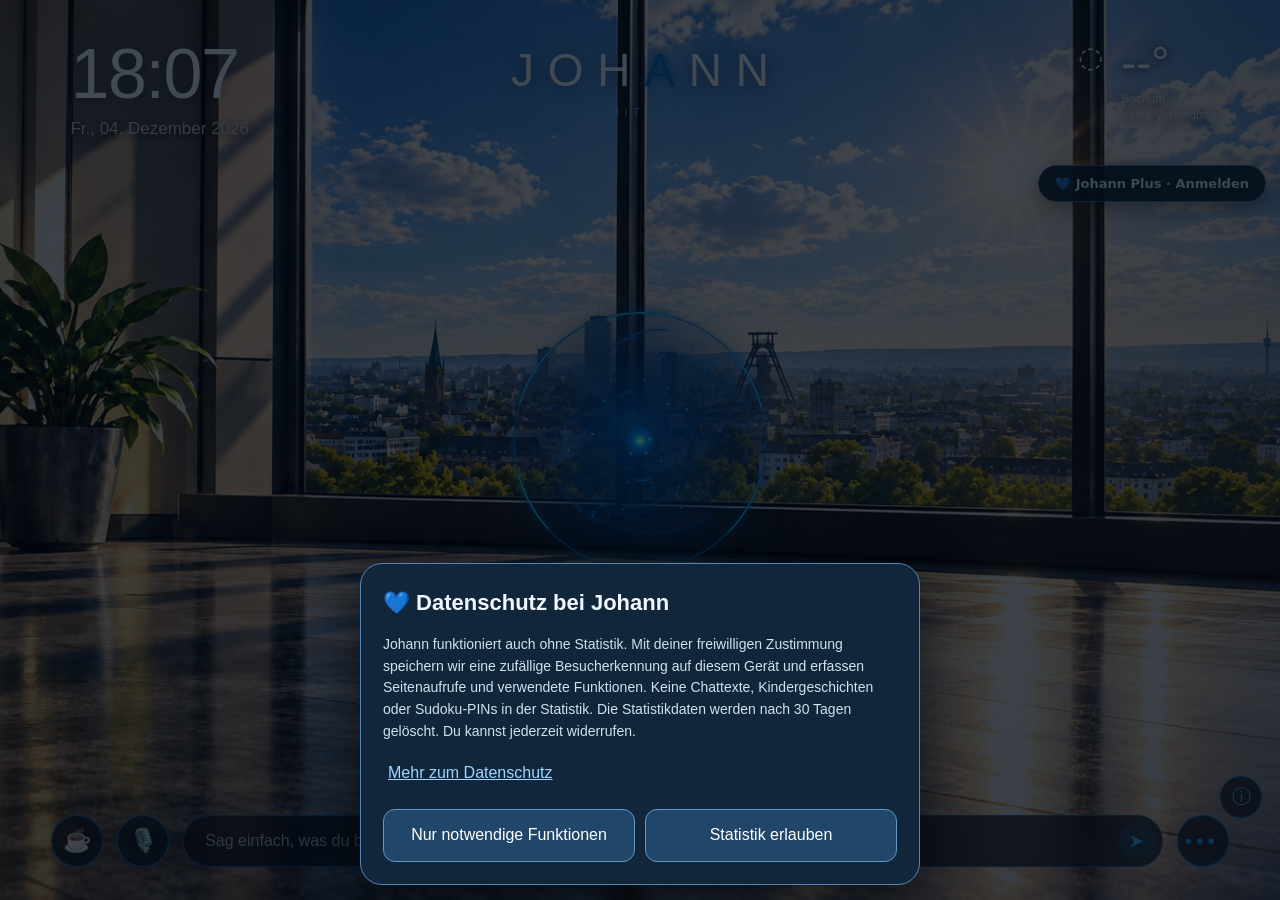
<file: index.html>
<!DOCTYPE html>
<html lang="de">
<head>
<meta charset="UTF-8">
<meta name="viewport" content="width=device-width,initial-scale=1,viewport-fit=cover">
<meta name="theme-color" content="#01050b">
<title>JOHANN · KI MIT HERZ</title>
<style>
:root{--vfl:#005CA9;--vfl2:#00508f;--vfl3:#006fbd;--light:#1594df;--white:#eef7ff}
*{box-sizing:border-box} html,body{margin:0;width:100%;height:100%;overflow:hidden;background:#01050b;color:var(--white);font-family:-apple-system,BlinkMacSystemFont,"Segoe UI",sans-serif} body{user-select:none;-webkit-user-select:none;overscroll-behavior:none}
.scene{position:fixed;inset:0;overflow:hidden;background:#01050b center/cover no-repeat;transition:background-image .45s ease}
.scene::after{content:"";position:absolute;inset:0;z-index:1;pointer-events:none;background:radial-gradient(ellipse at center,transparent 25%,rgba(0,4,10,.035) 62%,rgba(0,3,8,.15) 100%)}
.clock{position:absolute;z-index:20;top:max(4.3vh,env(safe-area-inset-top));left:5.5vw}.time{font-size:clamp(36px,7vw,70px);font-weight:200;line-height:1;letter-spacing:-.02em;text-shadow:0 2px 15px rgba(0,0,0,.45);transition:.25s}.date{margin-top:10px;font-size:clamp(10px,1.8vw,17px);font-weight:300;color:#c1cad4;text-shadow:0 2px 10px #000}
.brand{position:absolute;z-index:20;top:max(4.8vh,env(safe-area-inset-top));left:50%;transform:translateX(-50%);text-align:center;white-space:nowrap}.logo{font-size:clamp(24px,4.6vw,46px);font-weight:250;letter-spacing:.30em;margin-left:.30em;text-shadow:0 2px 18px rgba(0,0,0,.55)}.logo .a{color:var(--vfl3);text-shadow:0 0 8px rgba(0,92,169,.9),0 0 20px rgba(0,92,169,.55)}.tag{margin-top:9px;margin-left:.45em;color:#57b4ef;font-size:clamp(7px,1vw,11px);letter-spacing:.48em}
.weather{position:absolute;z-index:20;top:max(4.8vh,env(safe-area-inset-top));right:5vw;display:flex;gap:9px;align-items:flex-start;text-shadow:0 2px 12px #000}.weather-icon{width:43px;font-size:29px;line-height:1;text-align:center;color:#d9edff}.temperature{font-size:clamp(27px,4.5vw,45px);font-weight:250;line-height:.9}.weather-info{margin-top:7px;font-size:12px;line-height:1.35;color:#d2dae3}
.johann{position:absolute;z-index:10;left:50%;top:48%;width:min(57vw,510px);aspect-ratio:1;transform:translate(-50%,-50%);touch-action:none}#energy{width:100%;height:100%;display:block;filter:drop-shadow(0 0 8px rgba(0,92,169,.62)) drop-shadow(0 0 24px rgba(0,70,145,.42))}
.orb-reflection{position:absolute;z-index:8;left:50%;top:65%;transform:translateX(-50%);width:min(32vw,300px);height:7vh;border-radius:50%;background:radial-gradient(ellipse,rgba(0,149,237,.55) 0%,rgba(0,92,169,.25) 32%,rgba(0,92,169,.08) 55%,transparent 72%);filter:blur(12px);animation:reflectionPulse 4s ease-in-out infinite}.orb-floor-point{position:absolute;z-index:9;left:50%;top:64.5%;width:5px;height:5px;transform:translate(-50%,-50%);border-radius:50%;background:#e8fbff;box-shadow:0 0 10px #fff,0 0 24px #40bdff,0 0 48px #005CA9}@keyframes reflectionPulse{0%,100%{opacity:.65;transform:translateX(-50%) scaleX(.88)}50%{opacity:1;transform:translateX(-50%) scaleX(1.08)}}
.speech{position:absolute;z-index:35;left:50%;top:69%;transform:translate(-50%,10px) scale(.97);width:min(520px,86vw);padding:13px 18px;border:1px solid rgba(64,189,255,.52);border-radius:18px;background:rgba(0,7,17,.82);backdrop-filter:blur(16px);-webkit-backdrop-filter:blur(16px);box-shadow:0 12px 35px rgba(0,0,0,.35),inset 0 0 22px rgba(0,92,169,.10);font-size:13px;line-height:1.45;text-align:center;color:#eaf7ff;opacity:0;visibility:hidden;transition:.2s;pointer-events:none}.speech.show{opacity:1;visibility:visible;transform:translate(-50%,0) scale(1)}.speech a{color:#40BDFF;pointer-events:auto}
.slogan{position:absolute;z-index:20;left:0;right:0;bottom:13vh;text-align:center;font-size:clamp(7px,1.1vw,11px);letter-spacing:.35em;color:#d1dae3;text-shadow:0 2px 10px #000}.slogan span{color:#2ea8f4}
.controls{position:absolute;z-index:30;left:4vw;right:4vw;bottom:max(3.7vh,env(safe-area-inset-bottom));display:flex;align-items:center;gap:14px}.round{width:52px;height:52px;flex:0 0 52px;border-radius:50%;border:1px solid rgba(0,136,232,.75);background:rgba(0,7,17,.68);color:#20a9ff;display:grid;place-items:center;font-size:21px;backdrop-filter:blur(13px);-webkit-backdrop-filter:blur(13px);box-shadow:inset 0 0 18px rgba(0,92,169,.12),0 0 15px rgba(0,92,169,.08);cursor:pointer}.command-wrap{flex:1;position:relative}.command{width:100%;height:52px;border-radius:28px;border:1px solid rgba(0,136,232,.55);background:rgba(0,7,17,.68);color:#d7e4ef;padding:0 48px 0 21px;font-size:16px;font-weight:300;outline:none;backdrop-filter:blur(14px);-webkit-backdrop-filter:blur(14px);box-shadow:inset 0 0 25px rgba(0,92,169,.07)}.command::placeholder{color:#a5b2c1}.command:focus{border-color:#38b9ff;box-shadow:inset 0 0 28px rgba(0,92,169,.14),0 0 16px rgba(0,92,169,.18)}.send{position:absolute;right:7px;top:50%;transform:translateY(-50%);width:38px;height:38px;border:0;border-radius:50%;background:rgba(0,118,200,.22);color:#40BDFF;font-size:18px;cursor:pointer}.dots{letter-spacing:4px;padding-left:4px}
.info-button{position:fixed;right:18px;bottom:calc(82px + env(safe-area-inset-bottom));z-index:100;width:42px;height:42px;border-radius:50%;border:1px solid rgba(0,136,232,.55);background:rgba(0,7,17,.68);color:#40BDFF;font-size:19px;display:grid;place-items:center;cursor:pointer;backdrop-filter:blur(14px);-webkit-backdrop-filter:blur(14px)}.info-box{position:fixed;right:18px;bottom:calc(134px + env(safe-area-inset-bottom));z-index:101;width:min(310px,calc(100vw - 36px));padding:18px 20px;border-radius:18px;border:1px solid rgba(0,136,232,.45);background:rgba(0,7,17,.90);backdrop-filter:blur(18px);-webkit-backdrop-filter:blur(18px);box-shadow:0 15px 45px rgba(0,0,0,.35);opacity:0;visibility:hidden;transform:translateY(8px) scale(.97);transition:.18s}.info-box.show{opacity:1;visibility:visible;transform:none}.info-title{font-size:11px;letter-spacing:.24em;color:#57b4ef;margin-bottom:9px}.info-text{font-size:12px;line-height:1.55;color:#c8d3de;margin-bottom:10px}.info-box a{color:#40BDFF;font-size:13px;text-decoration:none;user-select:text;-webkit-user-select:text}
.vfl1848 .time{color:#40BDFF;text-shadow:0 0 8px #005CA9,0 0 25px #0095ED,0 0 50px #005CA9}.vfl1848 #energy{filter:drop-shadow(0 0 10px rgba(0,112,202,.78)) drop-shadow(0 0 30px rgba(0,70,145,.55))}
@media(max-width:700px){.clock{left:5vw}.time{font-size:34px}.date{font-size:10px}.brand{top:max(5vh,env(safe-area-inset-top))}.logo{font-size:22px}.tag{font-size:6px}.weather{right:5vw}.weather-icon{width:30px;font-size:24px}.temperature{font-size:25px}.weather-info{font-size:9px}.johann{width:min(69vw,390px);top:47%}.orb-reflection{width:42vw;top:61.8%}.orb-floor-point{top:61.5%}.speech{top:66%;font-size:12px}.slogan{bottom:12vh;font-size:6px}.controls{left:14px;right:14px;gap:11px}.round{width:46px;height:46px;flex-basis:46px}.command{height:46px;padding-left:16px;font-size:16px}.send{width:34px;height:34px}.info-button{width:42px;height:42px}}
@media(orientation:landscape){.johann{width:min(38vw,480px);top:49%}.orb-reflection{width:26vw;top:69%}.orb-floor-point{top:68.5%}.speech{top:71%;width:min(480px,62vw)}.slogan{bottom:13vh}}

/* JOHANN · Kommandozentrale und Sudoku */
button,input,select,textarea{font:inherit}button{cursor:pointer}button:focus-visible,input:focus-visible,select:focus-visible,textarea:focus-visible{outline:3px solid #70caff;outline-offset:2px}
.panel-backdrop{position:fixed;inset:0;z-index:180;background:rgba(0,3,10,.78);backdrop-filter:blur(12px);-webkit-backdrop-filter:blur(12px);display:none;align-items:center;justify-content:center;padding:12px}
.panel-backdrop.open{display:flex}.panel{position:relative;width:min(1020px,100%);height:min(850px,calc(100dvh - 24px));overflow:auto;overscroll-behavior:contain;border:1px solid #266aa2;border-radius:25px;background:linear-gradient(150deg,#101f37,#06111f 65%,#081b32);box-shadow:0 22px 85px #000c;padding:clamp(18px,3vw,34px);user-select:text;-webkit-user-select:text}
.panel-head{display:flex;align-items:center;justify-content:space-between;gap:12px;margin-bottom:22px}.panel-title{font-size:clamp(24px,4vw,36px);font-weight:650;letter-spacing:.03em}.panel-kicker{font-size:11px;letter-spacing:.25em;color:#74bfff;margin-bottom:5px}.xbtn{border:1px solid #39729e;background:#152d48;color:white;border-radius:50%;width:43px;height:43px;flex:none;font-size:24px}.tiles{display:grid;grid-template-columns:repeat(2,minmax(0,1fr));gap:12px}.tile{border:1px solid #28547a;border-radius:18px;padding:18px;text-align:left;color:#e9f6ff;background:linear-gradient(145deg,#1c3654,#10243e);min-height:126px}.tile-icon{font-size:30px;display:block;margin-bottom:13px}.tile-title{font-size:19px;font-weight:650}.tile-sub{font-size:13px;color:#b8cce0;margin-top:5px;line-height:1.45}.tile.sudoku-tile{background:linear-gradient(125deg,#17549a,#142e56);border-color:#62b6ff}.panel-section{display:none}.panel-section.active{display:block}.backbtn{border:0;background:transparent;color:#8bcaff;font-size:15px;padding:10px 0;margin-bottom:9px}.glass{border:1px solid #2b587d;border-radius:18px;background:#142941;padding:18px;margin:12px 0}.muted{color:#b7cbe0;line-height:1.55}.pill{display:inline-block;border-radius:99px;padding:5px 11px;background:#1c4874;color:#b9e0ff;font-size:12px}.primary{border:0;border-radius:13px;padding:14px 18px;background:#2788e6;color:#fff;font-weight:700;min-height:49px}.secondary{border:1px solid #42749f;border-radius:13px;padding:12px 15px;background:#172f4d;color:#e4f4ff;min-height:47px}.danger{background:#63334b}.field{display:block;width:100%;border:1px solid #42749f;border-radius:12px;background:#09182b;color:#fff;padding:14px;margin:9px 0 14px;font-size:16px}.row-actions{display:flex;flex-wrap:wrap;gap:9px;align-items:center}.mini{font-size:12px;color:#b3c7dd}.note{white-space:pre-wrap;overflow-wrap:anywhere;padding:12px;border-bottom:1px solid #294965}.note button{float:right}.sudoku-shell{max-width:610px;margin:0 auto}.sudoku-intro{text-align:center;margin-bottom:20px}.sudoku-intro h2{font-size:clamp(27px,5vw,39px);margin:6px 0}.sudoku-intro p{color:#c2d6e9}.sudoku-options{display:grid;grid-template-columns:repeat(2,1fr);gap:10px;margin:18px 0}.difficulty{padding:14px 10px;border:1px solid #43739c;border-radius:14px;background:#102a46;color:white;text-align:center;font-weight:650}.difficulty.selected{background:#2269b1;border-color:#9bd7ff;box-shadow:0 0 0 2px #50b4ff66}.sudoku-board{display:grid;grid-template-columns:repeat(9,minmax(0,1fr));width:100%;aspect-ratio:1;border:3px solid #1d3e61;background:#fff;border-radius:6px;overflow:hidden;touch-action:manipulation}.cell{display:flex;align-items:center;justify-content:center;min-width:0;padding:0;border:0;border-right:1px solid #b2bfd0;border-bottom:1px solid #b2bfd0;background:#fff;color:#12304e;font-size:clamp(20px,5.5vw,32px);font-weight:600;aspect-ratio:1}.cell:nth-child(3n){border-right:2px solid #304d70}.cell:nth-child(n+19):nth-child(-n+27),.cell:nth-child(n+46):nth-child(-n+54){border-bottom:2px solid #304d70}.cell.given{background:#eaf0f7;font-weight:800}.cell.selected{background:#a6d8ff!important}.cell.peer{background:#edf8ff}.cell.same{background:#cbe9ff}.cell.error{color:#b32633;background:#ffe4e7!important}.cell.hint{color:#1478c4}.number-pad{display:grid;grid-template-columns:repeat(9,minmax(0,1fr));gap:5px;margin:14px 0}.number-pad button{border:1px solid #4979a7;background:#193d63;color:#fff;border-radius:10px;font-size:clamp(20px,5vw,28px);font-weight:700;min-height:51px}.number-pad button:disabled{opacity:.35}.game-top{display:flex;align-items:center;justify-content:space-between;gap:10px;margin:14px 0}.game-message{border-radius:12px;background:#183e63;padding:12px;color:#d4ebff;margin:12px 0}.expert-letter{border:1px solid #d6a755;border-radius:17px;background:linear-gradient(135deg,#543a25,#1c2d4a);padding:20px;margin:18px 0}.expert-letter h3{margin:5px 0 12px;color:#ffdf9d}.chat-archive{position:absolute;z-index:32;bottom:calc(110px + env(safe-area-inset-bottom));left:50%;transform:translateX(-50%);width:min(560px,89vw);max-height:27vh;overflow:auto;display:none;border:1px solid #226397;border-radius:15px;background:#061322ee;padding:12px;font-size:13px;line-height:1.5}.chat-archive.show{display:block}.chat-line{margin-bottom:9px;white-space:pre-wrap;overflow-wrap:anywhere}.chat-line strong{color:#75c7ff}.chat-line a{color:#70caff}.speech{max-height:23vh;overflow:auto;overflow-wrap:anywhere;text-align:left}.dashboard-weather{font-size:24px;font-weight:650}.hidden{display:none!important}
@media(max-width:600px){.panel{height:calc(100dvh - 12px);border-radius:19px;padding:16px}.panel-backdrop{padding:6px}.tile{min-height:116px;padding:14px}.tile-title{font-size:17px}.tile-sub{font-size:12px}.sudoku-board{border-width:2px}.cell{font-size:clamp(19px,6vw,28px)}.number-pad button{min-height:46px}.sudoku-options{gap:7px}.difficulty{padding:12px 4px}.chat-archive{bottom:calc(90px + env(safe-area-inset-bottom))}}
@media(prefers-reduced-motion:reduce){.scene,.speech{transition:none!important}}

/* Version 2: Schwebende Glas-Kommandozentrale vor Johanns Live-Wetterkulisse.
   Die bestehende .scene bleibt sichtbar und wechselt weiterhin mit Wetter und Tageszeit. */
.panel-backdrop{background:rgba(0,5,14,.08);backdrop-filter:none;-webkit-backdrop-filter:none}
.panel{background:linear-gradient(145deg,rgba(6,23,44,.64),rgba(3,14,29,.49) 55%,rgba(5,30,55,.57));border:1px solid rgba(124,204,255,.42);backdrop-filter:blur(7px) saturate(1.12);-webkit-backdrop-filter:blur(7px) saturate(1.12);box-shadow:0 24px 80px rgba(0,0,0,.34),inset 0 1px rgba(216,241,255,.19)}
.tile{background:linear-gradient(145deg,rgba(21,60,99,.64),rgba(7,27,52,.49));border-color:rgba(133,204,250,.36);backdrop-filter:blur(5px);-webkit-backdrop-filter:blur(5px);box-shadow:0 10px 25px rgba(0,0,0,.12)}
.tile.sudoku-tile{background:linear-gradient(125deg,rgba(18,96,171,.71),rgba(11,45,87,.59));border-color:rgba(146,215,255,.74)}
.glass{background:rgba(7,27,49,.65);border-color:rgba(128,197,244,.37);backdrop-filter:blur(6px);-webkit-backdrop-filter:blur(6px)}
/* Die neun 3x3-Blöcke sind mit kräftigen Linien UND sanft wechselnden
   Blockflächen getrennt. Linien bleiben auch bei markierten Feldern sichtbar. */
.sudoku-board{border:4px solid #173c61;border-radius:5px;gap:0;overflow:hidden;background:#173c61;box-shadow:0 10px 28px rgba(0,0,0,.27)}
.cell{border:0;border-right:1px solid #b2c2d3;border-bottom:1px solid #b2c2d3;background:#fff;color:#12304e}
.cell.block-alt{background:#e8f2fb}
.cell.given{font-weight:800;color:#0a2e50}
.cell.given:not(.block-alt){background:#f1f5fa}
.cell.block-right{border-right:4px solid #173c61}
.cell.block-bottom{border-bottom:4px solid #173c61}
.cell.row-end{border-bottom:0}
.cell.col-end{border-right:0}
.cell.selected{background:#91d2ff!important}
.cell.peer{background:#d9f0ff}
.cell.same{background:#b6e2ff}
.cell.error{background:#ffe0e5!important}
@media(max-width:600px){.panel-backdrop{padding:7px}.panel{height:calc(100dvh - 14px);border-radius:22px}.sudoku-board{border-width:3px}.cell.block-right{border-right-width:3px}.cell.block-bottom{border-bottom-width:3px}}
/* Lesbarer Antwortbereich: keine überlappenden Sprechblasen */
.chat-archive{z-index:65;bottom:calc(86px + env(safe-area-inset-bottom));width:min(620px,calc(100vw - 28px));max-height:min(57dvh,580px);padding:44px 18px 18px;background:rgba(4,15,31,.94);border:1px solid rgba(69,171,245,.8);box-shadow:0 12px 48px #000a;backdrop-filter:blur(18px);-webkit-backdrop-filter:blur(18px);font-size:clamp(15px,3.8vw,17px);line-height:1.6;overscroll-behavior:contain;user-select:text;-webkit-user-select:text}
.chat-line{padding-bottom:14px;margin-bottom:14px;border-bottom:1px solid #315270;overflow-wrap:anywhere}
.chat-line>div{margin-bottom:10px;white-space:pre-wrap}
.chat-close{position:sticky;float:right;top:-36px;margin-top:-32px;margin-right:-5px;z-index:2;border:1px solid #5b9bd0;border-radius:50%;width:35px;height:35px;background:#173b5d;color:white;font-size:25px;line-height:1;cursor:pointer}
.chat-archive a{color:#87d1ff;text-decoration:underline;overflow-wrap:anywhere}
@media(max-width:600px){.chat-archive{bottom:calc(76px + env(safe-area-inset-bottom));max-height:55dvh}}

/* Johann V4: sichtbare Kaffeekasse – zurückhaltend auf der Startseite. */
.coffee-button{position:fixed;right:72px;bottom:calc(82px + env(safe-area-inset-bottom));z-index:100;width:42px;height:42px;border-radius:50%;border:1px solid rgba(0,136,232,.65);background:rgba(0,7,17,.72);color:#83ceff;font-size:21px;display:grid;place-items:center;cursor:pointer;backdrop-filter:blur(14px);-webkit-backdrop-filter:blur(14px);box-shadow:0 0 16px rgba(0,92,169,.16)}
.coffee-button:focus-visible,.support-link:focus-visible{outline:3px solid #91d7ff;outline-offset:3px}
.support-card{display:flex;align-items:center;gap:15px;flex-wrap:wrap;margin-top:20px;padding:19px;border:1px solid rgba(124,204,255,.45);border-radius:20px;background:linear-gradient(125deg,rgba(13,62,106,.69),rgba(7,31,59,.52));backdrop-filter:blur(6px);-webkit-backdrop-filter:blur(6px)}
.support-icon{display:grid;place-items:center;flex:0 0 54px;width:54px;height:54px;border-radius:16px;background:rgba(76,160,224,.19);font-size:29px}
.support-copy{flex:1 1 180px}.support-copy h2{font-size:19px;margin:0 0 5px}.support-copy p{font-size:13px;line-height:1.45;color:#c4def2;margin:0}
.support-link{display:inline-flex;justify-content:center;align-items:center;min-height:46px;padding:12px 17px;border-radius:13px;background:#2788e6;color:#fff;font-weight:700;text-decoration:none;white-space:nowrap}
@media(max-width:600px){.coffee-button{right:69px;bottom:calc(82px + env(safe-area-inset-bottom))}.support-link{width:100%}}
/* V5: Kaffeekasse unter dem Wetter statt über dem Slogan. */
.coffee-button{top:clamp(130px,16vh,185px);bottom:auto;right:5vw}
@media(max-width:600px){.coffee-button{top:calc(max(5vh, env(safe-area-inset-top)) + 95px);bottom:auto;right:5vw}}

/* V6: Vereinsneutrale Fußballzentrale */
.football-tabs{display:flex;gap:7px;overflow-x:auto;padding:4px 0 12px}.football-tab{flex:none;border:1px solid #527ba0;background:#123252;color:#dbeeff;border-radius:12px;padding:11px 14px;font-weight:650}.football-tab.active{background:#236ab0;border-color:#a3dcff}.football-pane{display:none}.football-pane.active{display:block}.football-table{width:100%;border-collapse:collapse;font-size:14px}.football-table th{text-align:left;color:#b7d4ea;font-size:12px;font-weight:500;padding:10px 5px;border-bottom:1px solid #406080}.football-table td{padding:11px 5px;border-bottom:1px solid #31516c}.football-table td:last-child,.football-table th:last-child{text-align:right}.football-table .favorite-row{background:#1a527d;font-weight:750}.football-table .team-name{overflow-wrap:anywhere}.football-feedback{font-size:13px;color:#b9d4e8;line-height:1.5;margin:10px 0}.football-match{padding:12px 0;border-bottom:1px solid #335674}.football-match small{display:block;color:#b7d3e8;margin-bottom:5px}.football-card{background:linear-gradient(145deg,rgba(29,75,115,.8),rgba(12,35,58,.76));border:1px solid #4077a3;border-radius:17px;padding:16px;margin:12px 0}.football-club{font-size:23px;font-weight:750;line-height:1.2}.football-links{display:flex;gap:8px;flex-wrap:wrap}.football-links a{display:inline-flex;align-items:center;justify-content:center;text-decoration:none;color:#e4f4ff;background:#16446d;border:1px solid #42749f;border-radius:11px;padding:12px 14px;font-size:13px}.football-table-scroll{overflow-x:auto}.football-table td:nth-child(3),.football-table th:nth-child(3){text-align:right}.football-team-options{display:grid;grid-template-columns:repeat(2,minmax(0,1fr));gap:8px;margin:12px 0}.football-team-options button{background:#153b5d;border:1px solid #3f759f;border-radius:12px;color:#e8f6ff;padding:11px 8px;text-align:left;overflow-wrap:anywhere}.football-team-options button.selected{background:#236ab0;border-color:#a6d9ff}.football-settings summary{cursor:pointer;color:#a5d7ff;font-weight:650;padding:8px 0}.football-news{margin:12px 0}.football-news a{display:block;color:#d7ecff;text-decoration:none;padding:12px 0;border-bottom:1px solid #31516c}.football-news a span{display:block;font-size:12px;color:#a4c9e7;margin-top:4px}
/* V8: sichtbar lebendiger Orb und leicht zugängliche Reviervereine */
.johann{cursor:pointer;will-change:filter;transition:filter .18s ease;user-select:none;-webkit-user-select:none}
.johann:active{filter:brightness(1.24) drop-shadow(0 0 25px rgba(125,224,255,.48))}
.football-quick{border:1px solid #467eaa;background:rgba(27,70,109,.4);padding:12px;border-radius:14px;margin:12px 0}
.football-quick .football-team-options{margin:8px 0 0}
.football-source-link{display:inline-block;margin:12px 0;color:#a6dfff;text-decoration:underline;text-underline-offset:3px;font-size:14px}
@media(prefers-reduced-motion:reduce){.johann{transition:none}}

/* V9: PayPal sitzt eindeutig links am Eingabefeld, keine schwebende Tasse. */
.support-round{text-decoration:none;display:grid;place-items:center;color:#a6dcff;font-size:23px;transition:transform .2s,box-shadow .2s}.support-round:active{transform:scale(.91)}.support-round:focus-visible{outline:3px solid #9bd8ff;outline-offset:3px}
/* Kurze Kugel-Antworten bleiben oberhalb des Eingabefelds lesbar. */
.speech{z-index:35;max-height:21vh;overflow-y:auto}
/* V10: Johanns Wunschbox */
.feedback-card{max-width:690px;margin:0 auto;background:linear-gradient(145deg,rgba(25,61,100,.87),rgba(7,25,47,.83));border-color:#5aa7dc}
.feedback-card h2{font-size:clamp(26px,5vw,37px);margin:14px 0 5px}.feedback-card label{display:block;color:#e4f4ff;font-weight:650;margin-top:12px}
.feedback-card select{appearance:auto}.feedback-card textarea{resize:vertical;min-height:135px}.feedback-consent{display:flex!important;align-items:flex-start;gap:10px;font-weight:400!important;font-size:13px;line-height:1.5;color:#d0e4f4!important}.feedback-consent input{margin-top:4px;flex:none;width:18px;height:18px}.feedback-honeypot{position:absolute;left:-9999px;width:1px;height:1px;overflow:hidden}.feedback-status{min-height:22px;color:#b4e4ff;font-weight:600;line-height:1.5}

/* Johann: unaufdringliche Update-Meldung */
#johannUpdateNotice{position:fixed;z-index:9999;left:12px;right:12px;bottom:max(16px,env(safe-area-inset-bottom));max-width:470px;margin:auto;padding:17px;background:#102d49;color:#e9f5ff;border:1px solid #72b7e9;border-radius:18px;box-shadow:0 10px 40px #0009;font:15px/1.5 system-ui,sans-serif}
#johannUpdateNotice[hidden]{display:none!important}
#johannUpdateNotice .update-actions{display:flex;gap:10px;margin-top:12px}
#johannUpdateNotice button{flex:1;border-radius:11px;border:1px solid #72b7e9;background:#215c8b;color:white;padding:12px;font-weight:700}
#johannUpdateNotice button:last-child{background:#348cd2;border-color:#348cd2}

/* Johann Analytics V1 – private Ansicht */
.analytics-grid{display:grid;grid-template-columns:repeat(2,minmax(0,1fr));gap:11px}.analytics-stat{padding:18px;border:1px solid #42749f;border-radius:16px;background:rgba(14,49,80,.75)}.analytics-stat strong{display:block;font-size:29px;color:#9bd7ff;margin:8px 0}.analytics-stat span{color:#c5dbee;font-size:13px}.analytics-bars{display:grid;gap:13px;margin-top:16px}.analytics-bar{height:11px;background:#1d3854;border-radius:9px;overflow:hidden}.analytics-bar>i{display:block;height:100%;background:#399be8;border-radius:9px}.analytics-label{display:flex;justify-content:space-between;gap:10px;font-size:13px;margin-bottom:6px}.analytics-status{min-height:23px;color:#b9dfff;font-size:13px;line-height:1.5}@media(max-width:440px){.analytics-stat{padding:13px}.analytics-stat strong{font-size:25px}}

/* Datenschutz: bewusst nicht an den Admin-Zugang gekoppelt */
#privacyConsent[hidden],#privacyPanel[hidden]{display:none!important}
#privacyConsent{position:fixed;z-index:99998;inset:0;background:rgba(2,9,19,.73);display:flex;align-items:end;justify-content:center;padding:15px;overflow:auto}
.privacy-sheet{background:#11263b;color:#f0f7ff;border:1px solid #5187b5;border-radius:22px;padding:22px;max-width:560px;width:100%;box-shadow:0 14px 55px #0009;line-height:1.55}
.privacy-sheet h2{font-size:22px;margin:0 0 8px}.privacy-sheet p{font-size:14px;color:#d1e1ee}.privacy-actions{display:flex;gap:10px;flex-wrap:wrap;margin-top:18px}.privacy-actions button{flex:1;min-width:120px;border-radius:12px;padding:13px 12px;background:#204769;border:1px solid #6398c7;color:#fff;font:inherit;cursor:pointer}.privacy-actions button:focus-visible,.privacy-link:focus-visible{outline:3px solid #a5dfff}
#privacyPanel{position:fixed;z-index:99999;inset:0;overflow-y:auto;background:rgba(3,10,22,.93);padding:24px 14px;color:#eaf5ff}.privacy-document{max-width:650px;margin:auto;background:#10253b;border:1px solid #5583ac;border-radius:20px;padding:23px;line-height:1.6}.privacy-document h2{font-size:23px}.privacy-document h3{font-size:17px;margin-top:22px}.privacy-document p,.privacy-document li{font-size:14px;color:#d5e4f0}.privacy-link{border:0;background:none;color:#9ed5ff;text-decoration:underline;cursor:pointer;font:inherit;padding:5px}

/* Sudoku: kontraststarke 3x3-Trennlinien auch auf Samsung/kleinen Displays.
   Nur das Spielfeld wird angepasst; Hintergrund, Wetter und Logik bleiben gleich. */
#sudokuBoard{border:5px solid #071b30!important;background:#071b30!important;border-radius:4px}
#sudokuBoard .cell{border-right:1px solid #91a5b8;border-bottom:1px solid #91a5b8}
#sudokuBoard .cell.block-right{border-right:5px solid #071b30!important}
#sudokuBoard .cell.block-bottom{border-bottom:5px solid #071b30!important}
#sudokuBoard .cell.col-end{border-right:0!important}
#sudokuBoard .cell.row-end{border-bottom:0!important}
@media(max-width:600px){#sudokuBoard{border-width:4px!important}#sudokuBoard .cell.block-right{border-right-width:4px!important}#sudokuBoard .cell.block-bottom{border-bottom-width:4px!important}}
/* Wetter V14: einfache Ortswahl und barrierearme Vorschau */
.weather-forecast{display:grid;grid-template-columns:repeat(5,minmax(0,1fr));gap:7px;margin:16px 0}
.forecast-day{padding:12px 4px;text-align:center;border:1px solid #4979a7;border-radius:13px;background:#102a46}
.forecast-day .forecast-icon{font-size:26px;margin:9px 0}.forecast-day strong{display:block}.forecast-day small{color:#bfd8eb}
@media(max-width:430px){.weather-forecast{gap:4px}.forecast-day{padding:10px 2px;font-size:12px}.forecast-day .forecast-icon{font-size:22px}}

/* JOHANN 18:48 – eigenständiges, einmal tägliches VfL-Spektakel. Wetterkulisse bleibt unberührt. */
#vflShow{position:fixed;inset:0;z-index:9990;pointer-events:none;display:none;overflow:hidden;isolation:isolate;background:radial-gradient(ellipse at center,rgba(0,83,171,.20),rgba(0,10,35,.74) 85%)}
#vflShow.on{display:block;animation:vflArrival .65s both}#vflShow::before,#vflShow::after{content:"";position:absolute;inset:-55%;background:conic-gradient(from 0deg,transparent 0 8%,rgba(66,180,255,.23) 11%,transparent 15% 30%,rgba(255,255,255,.17) 34%,transparent 39% 52%,rgba(42,139,255,.27) 56%,transparent 60% 100%);animation:vflSpin 10s linear infinite;pointer-events:none}#vflShow::after{animation-direction:reverse;animation-duration:14s;opacity:.65}
.vfl-center{position:absolute;z-index:2;left:50%;top:47%;transform:translate(-50%,-50%);width:min(94vw,720px);text-align:center;text-shadow:0 3px 24px #001c44;animation:vflPop .8s both}.vfl-pretitle{font-size:clamp(12px,3vw,21px);font-weight:700;letter-spacing:.33em;color:#a8ddff}.vfl-number{font-size:clamp(95px,25vw,220px);font-weight:900;line-height:1;letter-spacing:-.09em;padding-right:.09em;color:#fff;filter:drop-shadow(0 0 24px #168cff);animation:vflBeat 1.848s ease-in-out infinite}.vfl-message{font-size:clamp(19px,5vw,38px);font-weight:850;letter-spacing:.12em;color:#e9f7ff}.vfl-sub{margin:18px auto 0;font-size:clamp(12px,3vw,19px);color:#c4e7ff;max-width:80%;line-height:1.5}.vfl-particle{position:absolute;z-index:1;bottom:-12vh;font-size:clamp(22px,6vw,44px);animation:vflRise var(--dur) linear var(--delay) infinite;left:var(--x);opacity:.9;filter:drop-shadow(0 0 8px #258dff)}.vfl-ring{position:absolute;left:50%;top:47%;width:min(88vw,620px);aspect-ratio:1;border:4px solid #7ed3ff;border-radius:50%;transform:translate(-50%,-50%);box-shadow:0 0 30px #278bff,inset 0 0 50px #1a6dbb;animation:vflRing 2.3s ease-out infinite}.vfl-ring:nth-child(2){animation-delay:1.15s}#vflShow .vfl-close{position:absolute;z-index:5;right:18px;top:max(18px,env(safe-area-inset-top));pointer-events:auto;border:1px solid #a3dfff;border-radius:99px;padding:10px 15px;color:white;background:#153e68;font-size:14px}#vflShow.countdown .vfl-number{font-size:clamp(80px,22vw,180px)}#vflShow.countdown .vfl-ring{animation-duration:1s}
@keyframes vflArrival{from{opacity:0}to{opacity:1}}@keyframes vflPop{from{opacity:0;transform:translate(-50%,-43%) scale(.65)}to{opacity:1;transform:translate(-50%,-50%) scale(1)}}@keyframes vflSpin{to{transform:rotate(360deg)}}@keyframes vflBeat{50%{transform:scale(1.055);filter:drop-shadow(0 0 46px #4bbdff)}}@keyframes vflRing{0%{opacity:.8;transform:translate(-50%,-50%) scale(.35)}100%{opacity:0;transform:translate(-50%,-50%) scale(1.55)}}@keyframes vflRise{0%{transform:translateY(0) rotate(0);opacity:0}12%{opacity:1}85%{opacity:1}100%{transform:translateY(-120vh) rotate(600deg);opacity:0}}
@media(prefers-reduced-motion:reduce){#vflShow *,#vflShow::before,#vflShow::after{animation:none!important}}


/* V20: Fußball-Liveticker – keine Änderung an Wetterhintergründen */
.live-select{display:flex;gap:8px;flex-wrap:wrap;margin:12px 0}.live-select button{flex:1;min-width:105px;border:1px solid #4a80a9;border-radius:12px;background:#123252;color:#e7f5ff;padding:12px 9px;font-weight:700}.live-select button.selected{background:#2673b9;border-color:#b2e1ff;box-shadow:0 0 0 1px #b2e1ff}.live-match{border:1px solid #365f83;border-radius:15px;background:#102940;padding:14px;margin:11px 0}.live-match.is-live{border-color:#70caa1}.live-match-top{display:flex;justify-content:space-between;align-items:center;gap:8px;color:#b8d3e8;font-size:12px}.live-score{display:grid;grid-template-columns:minmax(0,1fr) auto minmax(0,1fr);gap:10px;align-items:center;margin:13px 0;font-size:17px;font-weight:750}.live-score span:last-child{text-align:right}.live-score strong{font-size:25px;white-space:nowrap;color:#fff}.live-event{font-size:13px;padding:7px 0;border-top:1px solid #2c4e6b;overflow-wrap:anywhere}.live-on{color:#8cf0b9;font-weight:750}.live-source{font-size:12px;color:#bad3e8;line-height:1.6}.live-empty{padding:18px 0;color:#c4d8e9}.live-match button{font-size:13px}.live-event-list{margin-top:10px}

/* V22: Kompakte, fingerfreundliche Matchday-Karte im Chat. */
.md-chat-card{margin:14px 0 2px;padding:14px;background:#12314e;border:1px solid #497ca7;border-radius:16px;max-width:100%;overflow-wrap:anywhere}
.md-chat-card strong{font-size:16px}.md-chat-score{font-size:29px;font-weight:800;margin:8px 0;color:#fff}.md-chat-actions{display:flex;flex-wrap:wrap;gap:8px;margin-top:12px}.md-chat-actions button{min-height:44px;font-size:13px;padding:9px 12px}

/* V22.2: Matchday PRO als eigenständiges, gut sichtbares Dashboard-Ziel. */
.matchday-home-tile{grid-column:1/-1;text-align:left;border:2px solid #74c4ff!important;background:linear-gradient(125deg,rgba(20,89,143,.95),rgba(10,38,74,.97))!important;box-shadow:0 8px 28px rgba(24,114,207,.24)}
.matchday-home-tile .tile-icon{font-size:35px}.matchday-home-tile .tile-title{font-weight:850;letter-spacing:.07em}.matchday-home-tile .tile-sub{color:#d3ebff}
.matchday-home-tile:focus-visible{outline:3px solid #fff;outline-offset:3px}


/* V24: strukturierte Karten, Vorrat und Einkaufen */
.kitchen-chips{display:flex;flex-wrap:wrap;gap:8px;margin:12px 0}.kitchen-chips button{border:1px solid #6b8a9e;background:#19334b;color:#e8f2f7;border-radius:22px;padding:9px 13px}.kitchen-chips button.active{background:#ae804c;color:#0e1e2b;border-color:#f0bd80}.kitchen-three{display:grid;grid-template-columns:1.6fr .8fr 1fr;gap:7px;margin:10px 0}.kitchen-three .field{min-width:0;width:100%}.kitchen-pantry-row{display:flex;align-items:center;gap:9px;padding:9px 0;border-bottom:1px solid #34506a}.kitchen-pantry-row span{flex:1}.kitchen-pantry-row button{background:none;border:0;color:#ffc9b0;font-size:20px}.kitchen-joke{color:#f6cf95;font-style:italic}.kitchen-result{border:1px solid #8f7451;border-radius:18px;overflow:hidden;background:#132c43;margin:16px 0}.kitchen-result img{width:100%;height:175px;object-fit:cover;display:block;background:#1c3d55}.kitchen-result-body{padding:15px}.kitchen-result h3{font-size:21px;margin:0 0 6px}.kitchen-result ul,.kitchen-result ol{padding-left:23px;line-height:1.7}.kitchen-result .kitchen-actions{display:flex;flex-wrap:wrap;gap:7px;margin:12px 0}.kitchen-result .kitchen-actions button{margin:0}.kitchen-result .kitchen-meta{color:#cbd9e6;font-size:13px}.kitchen-result .kitchen-warning{font-size:12px;color:#d5c3a7}.kitchen-result .kitchen-missing{background:#2b3a3d;border-radius:12px;padding:11px;margin:10px 0}.kitchen-result .kitchen-missing p{margin:5px 0}.kitchen-result .kitchen-photo-label{font-size:11px;color:#cbd6df;padding:5px 15px}.kitchen-email{display:flex;gap:8px;margin:10px 0}.kitchen-email input{flex:1;min-width:0}.kitchen-busy{opacity:.65;pointer-events:none}
@media(max-width:410px){.kitchen-three{grid-template-columns:1fr 70px 95px}.kitchen-three .field{font-size:12px}.kitchen-email{flex-direction:column}}
@media print{body *{visibility:hidden!important}.kitchen-print-active,.kitchen-print-active *{visibility:visible!important}.kitchen-print-active{position:absolute;left:0;top:0;width:100%;color:#111;background:#fff}}

/* V23: eigenständige, mobile Kochecke; bestehende Wetterkulisse bleibt unverändert */
.kitchen-home-tile{border-color:rgba(247,182,100,.7)!important;background:linear-gradient(135deg,rgba(108,60,25,.58),rgba(13,38,61,.85))!important}
.kitchen-hero{border:1px solid #a67b48;border-radius:18px;padding:20px;margin:12px 0;background:linear-gradient(125deg,#40301f,#15324b);line-height:1.55}.kitchen-hero h2{font-size:27px;margin:12px 0 5px}.kitchen-hero p{color:#e6d6c5;margin:0}
.kitchen-tabs{display:flex;gap:8px;overflow-x:auto;padding:8px 0 14px;scrollbar-width:thin}.kitchen-tabs button{flex:0 0 auto;border:1px solid #55758d;border-radius:18px;background:#142d43;color:#d6e8f7;padding:11px 14px;font-size:13px}.kitchen-tabs button.selected{background:#bd8348;color:#0d1824;border-color:#e8bc7f;font-weight:700}.kitchen-pane{display:none}.kitchen-pane.active{display:block}.kitchen-pane .glass{margin:10px 0 15px}.kitchen-pane label{display:block;margin:13px 0 6px;color:#e8e2d8}.kitchen-pane textarea{width:100%;resize:vertical}.kitchen-two{display:grid;grid-template-columns:1fr 1fr;gap:10px;align-items:end}.kitchen-two .field{width:100%;min-width:0}.kitchen-ask{margin-top:14px;width:100%}.kitchen-grid{display:grid;grid-template-columns:repeat(2,minmax(0,1fr));gap:10px;margin:14px 0}.kitchen-quick{display:flex;flex-direction:column;align-items:flex-start;gap:7px;min-height:115px;padding:15px;border:1px solid #76624a;border-radius:16px;background:linear-gradient(145deg,#2a3946,#1a293b);color:#f4e7d4;text-align:left;font-size:24px}.kitchen-quick strong{font-size:15px}.kitchen-quick small{font-size:12px;color:#c4d3dc}.kitchen-recipe,.kitchen-day{border:1px solid #4b6880;border-radius:12px;padding:12px;margin:10px 0;background:#132b40}.kitchen-recipe p{white-space:pre-wrap;overflow-wrap:anywhere}.kitchen-recipe button,.kitchen-day button{margin:5px 5px 0 0}.kitchen-shopping-item{display:flex;align-items:center;gap:10px;padding:10px 0;border-bottom:1px solid #36516a}.kitchen-shopping-item span{flex:1;overflow-wrap:anywhere}.kitchen-shopping-item.done span{text-decoration:line-through;opacity:.6}.kitchen-shopping-item button{border:0;background:transparent;color:#ffc0ad;font-size:20px}.kitchen-note{color:#c3d4df;font-size:12px;line-height:1.6;margin:12px 0}
/* V25.1: Johann schreibt automatisch weiter; keine Klicks erforderlich. */
.johann-progressive-text{white-space:pre-wrap;overflow-wrap:anywhere}
.johann-writing-cursor{display:inline-block;color:#65c6ff;font-weight:700;animation:johannCursorBlink .85s step-end infinite}
@keyframes johannCursorBlink{50%{opacity:0}}
@media(prefers-reduced-motion:reduce){.johann-writing-cursor{animation:none}}
</style>
<link rel="manifest" href="./manifest.webmanifest">
<meta name="theme-color" content="#061322">
<meta name="apple-mobile-web-app-capable" content="yes">
<meta name="apple-mobile-web-app-status-bar-style" content="black-translucent">
<meta name="apple-mobile-web-app-title" content="Johann">
<link rel="apple-touch-icon" href="./johann-icon-180.png">
<link rel="icon" type="image/png" sizes="192x192" href="./johann-icon-192.png">
<style id="johann-auth-style">
#ja-open{position:fixed;top:165px;right:14px;z-index:7000;border:1px solid #58b8ff88;background:#071b31e8;color:#d9f2ff;border-radius:999px;padding:10px 16px;font:600 13px system-ui;cursor:pointer;box-shadow:0 6px 22px #0006}
#ja-modal{position:fixed;inset:0;z-index:100000;background:#000b;display:none;align-items:center;justify-content:center;padding:18px;box-sizing:border-box}
#ja-modal.ja-visible{display:flex}
#ja-card{width:min(440px,100%);max-height:90vh;overflow:auto;background:linear-gradient(160deg,#112f50,#081725);border:1px solid #4a94ce88;border-radius:22px;box-shadow:0 18px 70px #000a;color:#f2faff;padding:26px;box-sizing:border-box;font-family:system-ui;text-align:center}
#ja-card h2{font-size:25px;margin:6px 0 8px}#ja-card p{line-height:1.5}#ja-card .ja-muted{font-size:13px;color:#b6cde0}#ja-card .ja-note{background:#123b56;border:1px solid #42779a;border-radius:14px;padding:14px;margin:18px 0}#ja-card input{display:block;width:100%;box-sizing:border-box;margin:8px 0;padding:13px 14px;background:#fff;color:#10273a;border-radius:10px;border:0;font-size:16px}#ja-card button{cursor:pointer;font:600 14px system-ui;border-radius:10px;padding:12px 14px;border:1px solid #71bff0}#ja-primary{width:100%;background:#3aa6f1;color:#061827}#ja-free{width:100%;margin-top:10px;background:transparent;color:#d8f0ff}#ja-close{float:right;background:transparent;color:#d8f0ff;border:0!important;padding:0!important;font-size:25px!important}#ja-message{font-size:13px;min-height:20px;margin-top:10px}#ja-logout{display:none;background:transparent;color:#d8f0ff;margin-top:10px}#ja-code{display:none}#ja-email{display:block}#ja-card button:disabled{opacity:.6;cursor:wait}
#ja-open.ja-signed-in{display:none!important}
#ja-toast{position:fixed;top:max(18px,env(safe-area-inset-top));left:50%;transform:translate(-50%,-12px);z-index:9000;background:#0b2b49ee;color:#e5f5ff;border:1px solid #5eb6ee;border-radius:14px;padding:12px 18px;opacity:0;pointer-events:none;transition:.25s;font:600 13px system-ui;box-shadow:0 8px 30px #0008}
#ja-toast.visible{opacity:1;transform:translate(-50%,0)}
#jpro-controls{margin-top:12px;padding-top:12px;border-top:1px solid #42779a;text-align:left}
#jpro-controls button{width:100%;margin-top:9px;background:#1b5c90;color:white}
#jpro-controls .ja-muted{font-size:12px}
#jpro-state{font-size:12px;color:#a9d7f6;margin-top:9px;line-height:1.5}
#jpro-password{display:none}
#jpro-voice.active{border-color:#72d8ff;background:#17679c}
</style>
<style>
/* Johann V14: header clearance for iPhone Home Screen apps. */
@supports (-webkit-touch-callout: none){
 @media (display-mode: standalone) and (orientation: portrait) and (max-width: 700px){
  .clock{top:calc(max(4.3vh,env(safe-area-inset-top,0px)) + 34px)}
  .brand{top:calc(max(5vh,env(safe-area-inset-top,0px)) + 34px)}
  .weather{top:calc(max(4.8vh,env(safe-area-inset-top,0px)) + 34px)}
 }
}
</style>
<style>
/* JOHANN STUDIO ENTRY V1 */
.johann-studio-owner[hidden]{display:none!important}
.johann-studio-home-tile{grid-column:1/-1;text-align:left;border:2px solid #83d4d0!important;background:linear-gradient(125deg,rgba(20,88,98,.96),rgba(14,38,66,.97))!important;box-shadow:0 8px 28px rgba(40,143,150,.2)}
.johann-studio-home-tile .tile-icon{font-size:35px}.johann-studio-home-tile .tile-title{font-weight:850;letter-spacing:.07em}.johann-studio-home-tile .tile-sub{color:#d1efed}
.johann-studio-launch{display:inline-flex;align-items:center;justify-content:center;min-height:48px;padding:12px 18px;box-sizing:border-box;text-decoration:none;max-width:100%;white-space:normal;text-align:center}
.johann-studio-note{margin:18px 0;padding:16px;border:1px solid rgba(131,212,208,.35);border-radius:16px;background:rgba(17,51,65,.45)}.johann-studio-note p{margin:9px 0 0}
[data-football-tab="matchday"]{display:none!important}
</style>
<style id="johann-wohnung-style">#johannWohnungFrame[hidden],#johannWohnungTile[hidden],#johannWohnungContent[hidden],#johannWohnungLocked[hidden]{display:none!important}</style>
</head>
<body>
<div id="vflShow" role="status" aria-live="polite" aria-label="Johanns 18:48 VfL-Spektakel"><div class="vfl-ring"></div><div class="vfl-ring"></div><div class="vfl-center"><div class="vfl-pretitle" id="vflPretitle">DAS REVIER ZÄHLT RUNTER</div><div class="vfl-number" id="vflNumber">18:48</div><div class="vfl-message" id="vflMessage">BOCHUM. HEIMAT. VfL.</div><div class="vfl-sub" id="vflSub">Blau und Weiß – ein Leben lang. 💙🤍</div></div><div id="vflParticles"></div><button type="button" class="vfl-close" id="vflClose" aria-label="Animation schließen">Schließen ×</button></div>


<main class="scene" id="scene">
<section class="clock"><div class="time" id="time">--:--</div><div class="date" id="date"></div></section>
<header class="brand"><div class="logo">JOH<span class="a">A</span>NN</div><div class="tag">KI MIT HERZ</div></header>
<section class="weather"><div class="weather-icon" id="weatherIcon">◌</div><div><div class="temperature" id="temperature">--°</div><div class="weather-info"><span id="weatherCity">Bochum</span><br><span id="weatherText">Wetter laden…</span></div></div></section>
<div class="johann" id="touchArea"><canvas id="energy"></canvas></div>
<div class="orb-reflection"></div><div class="orb-floor-point"></div>
<div class="speech" id="speech"></div>
<div id="chatArchive" class="chat-archive" aria-live="polite"><button id="closeChat" class="chat-close" type="button" aria-label="Antwort schließen">×</button><div id="chatMessages"></div></div>
<div class="slogan"><span>ZUHAUSE.</span> INTELLIGENTER. GEMEINSAM.</div>
<section class="controls">
<a class="round support-round" id="johannButton" href="https://www.paypal.me/JohannButler" target="_blank" rel="noopener noreferrer" aria-label="Johanns Kaffeekasse bei PayPal öffnen" title="Johanns Kaffeekasse">☕</a>
<button class="round" id="voiceButton" type="button" aria-label="Sprachaufnahme starten" title="Mit Johann sprechen">🎙️</button><div class="command-wrap"><input class="command" id="command" type="text" autocomplete="off" enterkeyhint="send" placeholder="Sag einfach, was du brauchst ..." aria-label="Mit Johann sprechen"><button class="send" id="sendButton" aria-label="Senden">➤</button></div>
<button class="round dots" id="moreButton" aria-label="Kommandozentrale öffnen">•••</button>
</section>

<button class="info-button" id="infoButton" aria-label="Info und Kontakt">ⓘ</button>
<div class="info-box" id="infoBox"><div class="info-title">JOHANN · KONTAKT</div><div class="info-text">Fragen, Ideen oder einfach mal Johann Hallo sagen?</div><a href="mailto:machmal@johann-butler.de">machmal@johann-butler.de</a><div style="margin-top:14px;padding-top:10px;border-top:1px solid rgba(90,170,225,.22);text-align:right"><button id="infoPrivacyLink" type="button" style="border:0;background:none;color:#b8d9f2;font-size:11px;cursor:pointer;padding:5px;margin-right:12px">Datenschutz</button><button id="vflPreview" type="button" style="border:0;background:none;color:#b8d9f2;font-size:11px;cursor:pointer;padding:5px;margin-right:8px">💙 18:48 Vorschau</button><button id="infoAdminLink" type="button" style="border:0;background:none;color:#88a6bd;font-size:11px;cursor:pointer;padding:5px">Admin ↗</button></div></div>
</main>
<div class="panel-backdrop" id="dashboard" role="dialog" aria-modal="true" aria-label="Johanns Kommandozentrale">
 <div class="panel">
  <div class="panel-head"><div><div class="panel-kicker">JOHANN · KI MIT HERZ</div><div class="panel-title" id="panelTitle">Kommandozentrale</div></div><button class="xbtn" id="closePanel" aria-label="Schließen">×</button></div>
  <section class="panel-section active" id="view-home">
   <p class="muted">Willkommen in meiner Kommandozentrale. Was steht an?</p>
   <div class="tiles"><!-- JOHANN_WOHNUNG_MODULE_V1 -->
<button class="tile" id="johannWohnungTile" data-view="wohnung" type="button" hidden><span class="tile-icon" aria-hidden="true">🏠</span><span class="tile-title">Meine Wohnung · 3D</span><div class="tile-sub">Temperaturen · Luftfeuchtigkeit · Hinweise</div></button><!-- HEIMDALL_HOME_TILE_V2 -->
<button class="tile" id="johannHeimdallTile" type="button" hidden aria-label="HEIMDALL Sicherheitszentrale öffnen"><span class="tile-icon" aria-hidden="true">🛡️</span><span class="tile-title">HEIMDALL</span><div class="tile-sub">Sicherheitszentrale · Asgard &amp; Prüfungen</div></button>
<!-- JOHANN_MAIL_MODULE_V1 --><button class="tile" id="johannMailTile" data-view="mail" type="button" hidden><span class="tile-icon">✉️</span><span class="tile-title">Johann Mail</span><div class="tile-sub">Gmail &amp; STRATO · lesen, antworten, merken</div></button>
    <button class="tile sudoku-tile" data-view="sudoku"><span class="tile-icon">🧩</span><span class="tile-title">Sudoku</span><div class="tile-sub">Achims Rätsel-Lounge · persönliche Spielstände</div></button>
    <button class="tile kitchen-home-tile" data-view="kitchen"><span class="tile-icon">🍳</span><span class="tile-title">Johanns Kochecke</span><div class="tile-sub">Rezepte · Familienküche · Kinder kochen mit · Einkaufslisten</div></button>
    <button class="tile johann-studio-home-tile johann-studio-owner" id="johannStudioTile" type="button" data-view="studio" aria-label="Johann Studio auf Asgard öffnen" hidden><span class="tile-icon">🎬</span><span class="tile-title">JOHANN STUDIO</span><div class="tile-sub">Henri &amp; Axel · Filme auf Asgard erstellen →</div></button>
    <button class="tile" data-view="football"><span class="tile-icon">⚽</span><span class="tile-title">Fußball</span><div class="tile-sub">Dein Verein · 1.–3. Liga · The Haggens</div></button>
    <button class="tile" data-view="kids"><span class="tile-icon">📖</span><span class="tile-title">Johann Kids</span><div class="tile-sub">Märchen, große Gefühle und Gute-Nacht-Geschichten</div></button>
    <button class="tile" data-view="weather"><span class="tile-icon">🌤️</span><span class="tile-title">Wetter</span><div class="tile-sub">Aktuelles Wetter und 5-Tage-Vorschau</div></button>
    <button class="tile" data-view="notes"><span class="tile-icon">💙</span><span class="tile-title">Sag es Johann!</span><div class="tile-sub">Ideen, Wünsche und Verbesserungsvorschläge</div></button>
    <button class="tile" data-view="reminders"><span class="tile-icon">🔔</span><span class="tile-title">Erinnerungen</span><div class="tile-sub">Lokale Aufgaben und Termine</div></button>
    <button class="tile" data-view="learning"><span class="tile-icon">🌱</span><span class="tile-title">Johann lernt</span><div class="tile-sub">Korrekturen vorschlagen · geprüftes Wissen</div></button>
    <button class="tile" data-view="memory"><span class="tile-icon">🧠</span><span class="tile-title">Gedächtnis</span><div class="tile-sub">Admin-Gedächtnis und Datenbank</div></button>
     <button class="tile" data-view="status"><span class="tile-icon">⚙️</span><span class="tile-title">Systemstatus</span><div class="tile-sub">Johanns Funktionen im Überblick</div></button>
   </div>
   <aside class="support-card" aria-label="Johanns Kaffeekasse">
    <div class="support-icon" aria-hidden="true">☕</div>
    <div class="support-copy"><h2>Johanns Kaffeekasse</h2><p>Gefällt dir Johann? Unterstütze seine Weiterentwicklung – ganz freiwillig. 💙</p></div>
    <a class="support-link" href="https://www.paypal.me/JohannButler" target="_blank" rel="noopener noreferrer">Mit PayPal unterstützen ↗</a>
   </aside>
  </section>


  <section class="panel-section" id="view-kitchen">
   <button class="backbtn" data-view="home">← Zur Kommandozentrale</button>
   <div class="kitchen-hero"><span class="pill">🍳 JOHANNS KOCHECKE</span><h2>Was zaubern wir heute?</h2><p>Von „Was ist noch im Kühlschrank?“ bis zum gemeinsamen Kochen mit Kindern. Du entscheidest – Johann hilft.</p></div>
   <div class="kitchen-tabs" role="tablist" aria-label="Kochecke Bereiche">
    <button type="button" class="selected" data-kitchen-tab="ideas">🥘 Kochen</button><button type="button" data-kitchen-tab="pantry">🧺 Vorrat</button><button type="button" data-kitchen-tab="kids">👨‍👩‍👧 Mit Kindern</button><button type="button" data-kitchen-tab="collection">❤️ Rezepte</button><button type="button" data-kitchen-tab="plan">📅 Wochenplan</button><button type="button" data-kitchen-tab="shopping">🛒 Einkauf</button>
   </div>
   <div class="kitchen-pane" id="kitchen-pantry"><div class="glass"><h3>🧺 Was ist noch da?</h3><p class="muted">Zutaten antippen oder eigene mit Mengen eintragen. Alles bleibt auf diesem Gerät.</p><div id="kitchenPantryChips" class="kitchen-chips"></div><div class="kitchen-three"><input class="field" id="kitchenPantryName" placeholder="Weitere Zutat" maxlength="65"><input class="field" id="kitchenPantryAmount" type="number" min="0" step="any" placeholder="Menge"><select class="field" id="kitchenPantryUnit"><option value="">Einheit</option><option>g</option><option>kg</option><option>ml</option><option>l</option><option>Stück</option><option>Packung</option><option>EL</option><option>TL</option></select></div><button class="primary" id="kitchenPantryAdd">+ In meinen Vorrat</button><div id="kitchenPantryList"></div><button class="secondary" id="kitchenPantryUse">🥘 Damit kochen</button></div></div><div class="kitchen-pane active" id="kitchen-ideas">
    <div class="glass"><h3>Was hast du noch da?</h3><label for="kitchenIngredients">Zutaten im Kühlschrank</label><textarea class="field" id="kitchenIngredients" rows="3" placeholder="z. B. Nudeln, Brokkoli, Parmesan, Eier …" maxlength="800"></textarea><div class="kitchen-two"><div><label for="kitchenPortions">Personen</label><select class="field" id="kitchenPortions"><option>1</option><option>2</option><option selected>3</option><option>4</option><option>5</option><option>6</option><option>8</option></select></div><div><label for="kitchenTime">Zeit</label><select class="field" id="kitchenTime"><option value="egal">Ganz entspannt</option><option value="15">15 Minuten</option><option value="30" selected>30 Minuten</option><option value="45">45 Minuten</option><option value="60">Eine Stunde</option></select></div></div><label for="kitchenPreferences">Wünsche, Allergien oder No-Gos (freiwillig)</label><input class="field" id="kitchenPreferences" maxlength="250" placeholder="z. B. vegetarisch, ohne Nüsse, wenig Brokkoli"><button class="primary kitchen-ask" data-kitchen-ask="ingredients">✨ Mach was draus, Johann!</button></div>
    <div class="glass"><h3>😋 Worauf hast du Lust?</h3><div id="kitchenMoodChips" class="kitchen-chips"></div><label for="kitchenWish">Oder sag Johann ganz genau, worauf du Lust hast</label><input class="field" id="kitchenWish" maxlength="350" placeholder="Etwas Italienisches, aber bloß keine Pilze …"><p id="kitchenJoke" class="kitchen-joke" aria-live="polite"></p><button class="primary kitchen-ask" data-kitchen-ask="normal">✨ Zeig mir zwei Rezeptkarten</button></div><div id="kitchenResults" aria-live="polite"></div><div class="kitchen-grid"><button class="kitchen-quick" data-kitchen-ask="quick">⚡<strong>Feierabendküche</strong><small>Schnell, einfach, lecker</small></button><button class="kitchen-quick" data-kitchen-ask="budget">💶<strong>Günstig kochen</strong><small>Mit wenig Zutaten</small></button><button class="kitchen-quick" data-kitchen-ask="vegetarian">🥦<strong>Vegetarisch</strong><small>Abwechslungsreiche Ideen</small></button><button class="kitchen-quick" data-kitchen-ask="leftovers">♻️<strong>Reste verwerten</strong><small>Weniger wegwerfen</small></button><button class="kitchen-quick" data-kitchen-ask="baking">🧁<strong>Backstube</strong><small>Süß und herzhaft</small></button><button class="kitchen-quick" data-kitchen-ask="step">👩‍🍳<strong>Kochbegleitung</strong><small>Schritt für Schritt</small></button></div>
   </div>
   <div class="kitchen-pane" id="kitchen-kids"><div class="glass"><h3>👨‍👩‍👧 Kleine Köche, großer Spaß!</h3><p class="muted">Kindgerechte Gerichte, kleine Aufgaben und gemeinsam Zeit verbringen. Heiße Töpfe, scharfe Messer und der Ofen bleiben bei Erwachsenen.</p><label for="kitchenKidsAge">Alter der Kinder</label><select class="field" id="kitchenKidsAge"><option>3–4 Jahre</option><option selected>5–7 Jahre</option><option>8–10 Jahre</option><option>11–13 Jahre</option></select><label for="kitchenKidsLikes">Was mögen die kleinen Köche?</label><input class="field" id="kitchenKidsLikes" maxlength="220" placeholder="z. B. Pizza, Erdbeeren, Pfannkuchen"><div class="kitchen-grid"><button class="kitchen-quick" data-kitchen-ask="kids-dinner">🍕<strong>Gemeinsam Abendessen</strong><small>Jeder kann mithelfen</small></button><button class="kitchen-quick" data-kitchen-ask="kids-baking">🍪<strong>Kinder-Backstube</strong><small>Kneten, ausstechen, verzieren</small></button><button class="kitchen-quick" data-kitchen-ask="kids-lunchbox">🍎<strong>Brotdosen-Ideen</strong><small>Bunt und alltagstauglich</small></button><button class="kitchen-quick" data-kitchen-ask="kids-experiment">🔬<strong>Küchenexperimente</strong><small>Essbares zum Entdecken</small></button></div></div><div id="kitchenKidsResults" aria-live="polite"></div></div>
   <div class="kitchen-pane" id="kitchen-collection"><div class="glass"><h3>❤️ Dein persönliches Rezeptbuch</h3><p class="muted">Lieblingsrezepte auf diesem Gerät speichern. Noch keine Synchronisierung zwischen verschiedenen Handys.</p><label for="kitchenRecipeTitle">Rezeptname</label><input class="field" id="kitchenRecipeTitle" maxlength="100" placeholder="z. B. Unsere Lieblingslasagne"><label for="kitchenRecipeText">Zutaten und Zubereitung</label><textarea class="field" id="kitchenRecipeText" rows="5" maxlength="9000" placeholder="Dein Rezept oder eine von Johann erstellte Rezeptanleitung hier einfügen …"></textarea><button class="primary" id="kitchenSaveRecipe">❤️ Rezept speichern</button><p class="mini" id="kitchenRecipeStatus" role="status"></p></div><div id="kitchenRecipeList"></div></div>
   <div class="kitchen-pane" id="kitchen-plan"><div class="glass"><h3>📅 Was gibt's diese Woche?</h3><p class="muted">Dein Wochenplan wird nur auf diesem Gerät gespeichert.</p><button class="primary kitchen-ask" data-kitchen-ask="weekly">✨ Johann, plan meine Woche!</button><div id="kitchenWeek"></div></div></div>
   <div class="kitchen-pane" id="kitchen-shopping"><div class="glass"><h3>🛒 Einkaufsliste</h3><p class="muted">Einfach Zutaten ergänzen und im Laden abhaken.</p><div class="kitchen-two"><input class="field" id="kitchenShoppingInput" maxlength="160" placeholder="z. B. 500 g Nudeln"><button class="primary" id="kitchenShoppingAdd">Hinzufügen</button></div><div id="kitchenShoppingList"></div><p class="kitchen-note">Automatischer Abgleich: Johann berücksichtigt deinen Vorrat. Bitte Mengen vor dem Einkauf kontrollieren.</p><button class="secondary" id="kitchenShoppingShare">📤 Liste teilen</button><button class="secondary" id="kitchenShoppingCopy">📋 Liste kopieren</button><button class="secondary kitchen-ask" data-kitchen-ask="shopping">✨ Johann, was fehlt noch?</button></div></div>
  </section>

  <section class="panel-section" id="view-football">
   <button class="backbtn" data-view="home">← Zurück</button>
   <div class="glass" style="margin-top:0"><div class="pill">⚽ JOHANN · FUSSBALL</div><h2 style="margin:10px 0 5px">Dein Verein. Dein Fußball.</h2><p class="muted" style="margin:0">Bundesliga, dritte Liga, Regionalliga und dein eigener Verein – ohne Vereinsvorgabe für andere Besucher.</p></div>
   <div class="football-tabs" role="tablist" aria-label="Fußballbereiche">
    <button class="football-tab" data-football-tab="live">🔴 Liveticker</button><button class="football-tab active" data-football-tab="club">Mein Verein</button><button class="football-tab" data-football-tab="tables">Tabellen</button><button class="football-tab" data-football-tab="tipping">The Haggens</button><button class="football-tab" data-football-tab="news">News</button><button class="football-tab" data-football-tab="matchday">📊 Matchday PRO</button>
   </div>
   <div class="football-pane" id="football-live">
    <div class="football-card"><div class="pill">🔴 JOHANN · LIVE</div><h2 style="margin:12px 0 5px">Deine Spiele. Dein Ticker.</h2><p class="muted">Dortmund, Bochum oder alle Spiele der ersten drei Ligen. Die Auswahl bleibt auf deinem Gerät gespeichert.</p>
     <div class="live-select" id="liveTeamChoices" aria-label="Spiele auswählen"><button type="button" data-live-team="bvb">🟡 Dortmund</button><button type="button" data-live-team="vfl">🔵 Bochum</button><button type="button" data-live-team="all">⚽ Alle Spiele</button></div>
     <div class="row-actions"><button type="button" class="secondary" id="liveRefresh">↻ Jetzt aktualisieren</button><span class="mini" id="liveStatus" role="status" aria-live="polite">Wähle deine Spiele aus.</span></div>
     <div id="liveMatches" aria-live="off"></div>
     <p class="live-source">Quelle: <a href="https://www.openligadb.de/" target="_blank" rel="noopener noreferrer" style="color:#9bd6ff">OpenLigaDB ↗</a> (ODbL, Community-Daten). Automatische Aktualisierung ca. alle 45 Sekunden, solange du den Ticker geöffnet hast. Der Zeitpunkt der Dateneingabe kann abweichen; LIVE wird anhand der Anstoßzeit vermutet, nicht von der Datenquelle bestätigt. Tore und Ergebnisse, kein ausführlicher Textkommentar oder echte Push-Mitteilungen.</p>
    </div>
   </div>
   <div class="football-pane active" id="football-club">
    <div class="football-card"><div class="pill">MEIN VEREIN</div><div class="football-club" id="footballFavoriteName" style="margin-top:10px">Lieblingsverein auswählen</div><p class="muted" id="footballFavoriteInfo">Wähle unten deinen Verein aus.</p><div id="footballFavoriteMatches"></div></div>
    <details class="football-settings" id="footballClubSettings"><summary>⚙️ Lieblingsverein auswählen / ändern</summary><div class="glass"><label for="footballLeagueSelect">Liga</label><select class="field" id="footballLeagueSelect"><option value="bl1">1. Bundesliga</option><option value="bl2">2. Bundesliga</option><option value="bl3">3. Liga</option><option value="other">Regionalliga, Oberliga oder darunter</option></select><div class="football-quick"><span class="mini">Schnellauswahl · Reviervereine</span><div class="football-team-options"><button type="button" id="quickWattenscheid">SG Wattenscheid 09 · Regionalliga West</button><button type="button" id="quickRWE">Rot-Weiss Essen · 3. Liga</button></div></div><div id="footballClubOptions" class="football-team-options"></div><div id="footballCustomClub" class="hidden"><label for="footballCustomClubName">Dein Verein</label><input class="field" id="footballCustomClubName" maxlength="90" placeholder="Vereinsnamen eingeben"><label for="footballCustomClubLeague">Liga (optional)</label><input class="field" id="footballCustomClubLeague" maxlength="80" placeholder="z. B. Regionalliga West"><button class="primary" id="footballSaveCustom">Verein speichern</button></div><p class="mini">Die Auswahl wird auf diesem Gerät gespeichert. Für die unteren Ligen verlinkt Johann auf die offiziellen Vereinsdaten, solange kein zuverlässiger automatischer Datenfeed angebunden ist.</p></div></details>
   </div>
   <div class="football-pane" id="football-tables"><div class="football-tabs"><button class="football-tab active" data-football-league="bl1">1. Bundesliga</button><button class="football-tab" data-football-league="bl2">2. Bundesliga</button><button class="football-tab" data-football-league="bl3">3. Liga</button></div><div class="football-feedback" id="footballTableStatus" role="status">Tabelle wird geladen …</div><div class="football-table-scroll"><table class="football-table"><thead><tr><th>Pl.</th><th>Verein</th><th>Sp.</th><th>Diff.</th><th>Pkt.</th></tr></thead><tbody id="footballTableBody"></tbody></table></div><p class="mini">Quelle: OpenLigaDB, von der Community gepflegt. Daten können verzögert sein.</p><button class="secondary" id="footballRefresh">↻ Aktualisieren</button></div>
   <div class="football-pane" id="football-tipping"><div class="football-card"><div class="pill">TIPPRUNDE</div><h2>The Haggens</h2><p class="muted">Deine Tipprunde direkt öffnen. Der automatische Zugriff auf die private Kicktipp-Rangliste ist noch nicht eingerichtet.</p><div class="football-links"><a href="https://www.kicktipp.de/the-haggens/" target="_blank" rel="noopener noreferrer">⚽ Kicktipp öffnen ↗</a></div><p class="mini">Der Link basiert auf dem genannten Rundennamen. Bitte einmal prüfen, ob er eure Runde öffnet.</p></div><div class="glass"><h3>🔔 Tipp-Erinnerung</h3><p class="muted">Lege dir eine Erinnerung in Johanns bestehendem Erinnerungsbereich an. Automatische Kicktipp-Fristen und Push-Mitteilungen folgen erst nach einer verlässlichen Anbindung.</p><button class="secondary" data-view="reminders">Erinnerung anlegen →</button></div></div>
   <div class="football-pane" id="football-matchday"><div class="football-card"><div class="pill">⚽ JOHANN MATCHDAY PRO · V21 BASIS</div><h2>Johanns Prognose-Tagebuch</h2><p class="muted">Echte statistische Frühprognosen aus historischen Ergebnissen. Noch keine Verletzungsdaten, xG, Meta-Feeds oder laufende Modellkalibrierung. Jede Prognose wird vor Anpfiff unveränderlich gespeichert.</p><div class="row-actions"><button class="secondary" id="mdReload" type="button">↻ Prognosen laden</button><span id="mdStatus" class="mini" role="status">Noch nicht geladen.</span></div><div id="mdGames"></div><p class="mini">Quelle: <a href="https://www.openligadb.de/" target="_blank" rel="noopener noreferrer">OpenLigaDB ↗</a> (ODbL). Wahrscheinlichkeiten: vereinfachtes Poisson-Modell mit Glättung, nicht als Wettberatung geeignet.</p><details class="football-settings"><summary>🔐 Administration: Datenübernahme und Mail-Test</summary><div class="glass"><label for="mdAdminKey">Johann-Admin-Schlüssel</label><input id="mdAdminKey" class="field" type="password" autocomplete="off" placeholder="Admin-Schlüssel"><button class="secondary" id="mdAdminUpdate" type="button">Erste Datenübernahme starten</button><button class="secondary" id="mdAdminMail" type="button">Abgeschlossenen Spieltag per Mail prüfen</button><p class="mini">Für den Mailversand zusätzlich MATCHDAY_REPORT_EMAIL und eine verifizierte Absenderadresse MATCHDAY_FROM_EMAIL als Worker-Variablen hinterlegen. Ein Cron Trigger ist nötig.</p></div></details></div></div>
   <div class="football-pane" id="football-news"><div class="glass"><h2>📰 Fußball-News</h2><p class="muted">Aktuelle Meldungen aus Deutschland und – falls ausgewählt – speziell zu deinem Lieblingsverein. Die Nachrichten öffnen sich beim Originalanbieter.</p><div class="football-news" id="footballNewsLinks"></div><p class="mini">Noch kein eigener Nachrichten-Feed: Diese Links öffnen aktuelle Suchergebnisse. Wir zeigen keine erfundenen Schlagzeilen.</p></div></div>
  </section>
  <section class="panel-section" id="view-sudoku">
   <button class="backbtn" data-view="home">← Zur Kommandozentrale</button>
   <div class="sudoku-shell">
    <div id="sudokuLogin">
     <div class="sudoku-intro"><div style="font-size:42px">🧩</div><h2>Willkommen in deiner Sudoku-Lounge!</h2><p>Dein Rätsel. Dein Tempo. Dein Johann.</p></div>
     <div class="glass"><label for="playerName">Dein Name</label><input class="field" id="playerName" autocomplete="username" placeholder="z. B. Achim" maxlength="30"><label for="playerPin">Deine vierstellige PIN</label><input class="field" id="playerPin" type="password" inputmode="numeric" pattern="[0-9]{4}" maxlength="4" autocomplete="off" placeholder="••••"><label style="display:flex;gap:10px;align-items:center;margin:12px 0"><input type="checkbox" id="rememberPlayer" checked style="width:20px;height:20px"> Auf diesem Gerät merken</label><button class="primary" id="loginPlayer" style="width:100%">Zur Sudoku-Lounge</button><p class="mini" id="loginMessage" role="status"></p><p class="mini">Aktuelle Version: Spielstände bleiben nur in diesem Browser. Name und PIN sind noch <strong>kein sicheres Online-Konto</strong>. Bitte keine PIN verwenden, die du anderswo nutzt.</p></div>
    </div>
    <div id="sudokuLobby" class="hidden"><div class="sudoku-intro"><div class="pill">JOHANN · SUDOKU</div><h2 id="sudokuGreeting">Hallo, Achim!</h2><p id="sudokuSubGreeting">Schön, dass du da bist.</p></div>
     <div class="glass"><h3>Wie knifflig darf es heute sein?</h3><div class="sudoku-options" id="difficultyOptions"><button class="difficulty" data-level="Leicht">🌱 Leicht</button><button class="difficulty" data-level="Mittel">✨ Mittel</button><button class="difficulty" data-level="Schwer">🔥 Schwer</button><button class="difficulty" data-level="Experte">😈 Experte</button></div><div class="row-actions"><button class="primary" id="startDaily">📅 Sudoku des Tages</button><button class="primary" id="startRandom">✨ Neues Sudoku</button><button class="secondary hidden" id="resumeGame">▶ Weiterspielen</button></div><p class="mini">Das Tagesrätsel bleibt pro Schwierigkeitsgrad jeden Tag gleich. Weitere Rätsel kannst du beliebig oft starten.</p></div>
     <div class="glass"><div class="row-actions" style="justify-content:space-between"><span id="playerStats">Noch keine Rätsel gelöst</span><button class="secondary" id="switchPlayer">Spieler wechseln</button></div></div>
    </div>
    <div id="sudokuGame" class="hidden"><div class="game-top"><button class="backbtn" id="leaveGame">← Übersicht</button><span class="pill" id="gameDifficulty">Schwer</span><span id="gameClock" aria-label="Spielzeit">00:00</span></div><div id="expertLetter" class="expert-letter hidden"><div class="pill">💙 Nachricht von Björn</div><h3 id="expertText"></h3><button class="secondary" id="dismissExpert">Challenge angenommen! 😈</button></div><div class="sudoku-board" id="sudokuBoard" role="grid" aria-label="Sudoku mit neun mal neun Feldern"></div><div class="number-pad" id="numberPad"></div><div class="row-actions"><button class="secondary" id="eraseCell">⌫ Löschen</button><button class="secondary" id="hintCell">💡 Tipp</button><button class="primary" id="checkGame">✓ Einreichen</button><button class="secondary" id="restartGame">↻ Neustart</button></div><div class="game-message" id="gameMessage" role="status">Wähle ein Feld und dann eine Zahl.</div><p class="mini">Leicht: sofortige Fehleranzeige. Mittel, Schwer und Experte: Prüfung erst nach dem Einreichen. Dein Fortschritt wird auf diesem Gerät gespeichert.</p></div>
    <div id="sudokuWin" class="hidden"><div class="sudoku-intro"><div style="font-size:54px">🏆</div><h2 id="winTitle">Großartig, Achim!</h2><p id="winMessage"></p></div><div class="glass"><h3>Noch eine Runde?</h3><div class="sudoku-options" id="winDifficultyOptions"><button class="difficulty" data-level="Leicht">🌱 Leicht</button><button class="difficulty" data-level="Mittel">✨ Mittel</button><button class="difficulty" data-level="Schwer">🔥 Schwer</button><button class="difficulty" data-level="Experte">😈 Experte</button></div><div class="row-actions"><button class="primary" id="nextGame">Nächstes Sudoku →</button><button class="secondary" id="winHome">Zur Übersicht</button></div></div></div>
   </div>
  </section>
  <section class="panel-section" id="view-kids">
   <button class="backbtn" data-view="home">← Zurück</button>
   <div class="glass" style="background:linear-gradient(135deg,#29264f,#122d4d)">
    <span class="pill">✨ JOHANN KIDS</span><h2>Deine Geschichtenwelt</h2><p class="mini" style="color:#e3ca95;margin-top:8px">Für Niclas – mit einem großen Herzen und Geschichten, die bleiben. Du gehst niemals allein.</p>
    <p class="muted">Zauberhafte Abenteuer, Geschichten über große Gefühle und ganz persönliche Gute-Nacht-Geschichten.</p>
    <label for="kidsAge">Alter des Kindes</label><select id="kidsAge" class="field"><option value="3">3 Jahre</option><option value="4">4 Jahre</option><option value="5" selected>5 Jahre</option><option value="6">6 Jahre</option><option value="7">7 Jahre</option><option value="8">8 Jahre</option><option value="9">9 Jahre</option><option value="10">10 Jahre</option><option value="11">11 Jahre</option><option value="12">12 Jahre</option></select>
    <label for="kidsType">Welche Geschichte?</label><select id="kidsType" class="field"><option value="magic">🦄 Magie &amp; Märchen</option><option value="feelings">💛 Große Gefühle &amp; Wut</option><option value="bedtime">🌙 Gute Nacht</option></select>
    <label for="kidsHero">Wer soll mitspielen? (freiwillig)</label><input id="kidsHero" class="field" maxlength="80" placeholder="Ein kleiner Drache, eine mutige Ritterin …">
    <label for="kidsTheme">Worum soll es gehen? (freiwillig)</label><textarea id="kidsTheme" class="field" maxlength="300" rows="3" placeholder="Ein verwunschenes Schloss, ein verlorener Zauberstab …"></textarea>
    <label for="kidsLength">Vorlesedauer</label><select id="kidsLength" class="field"><option value="short">3–5 Minuten</option><option value="medium" selected>5–7 Minuten</option><option value="long">10–12 Minuten</option></select>
    <div class="row-actions"><button class="primary" id="kidsGenerate">✨ Geschichte erzählen</button><button class="secondary" id="kidsSurprise">🎲 Überrasch mich!</button></div>
    <p id="kidsStatus" class="muted" role="status" aria-live="polite"></p>
    <article id="kidsStory" class="glass hidden" style="white-space:pre-wrap;line-height:1.85;font-size:17px;overflow-wrap:anywhere"></article>
    <div id="kidsStoryActions" class="row-actions hidden"><button class="secondary" id="kidsRead">🔊 Vorlesen</button><button class="secondary" id="kidsStop">■ Stopp</button><button class="secondary" id="kidsSave">📖 Auf diesem Gerät speichern</button></div>
    <div class="glass"><h3>📚 Mein Bücherregal</h3><p class="mini">Vorerst nur auf diesem Gerät gespeichert. Sichere Familienkonten und private Cloud-Bücherregale folgen.</p><div id="kidsShelf"></div></div>
    <p class="mini">Elternbereich im Aufbau. Bitte Geschichten bei jüngeren Kindern gemeinsam auswählen. Es werden hier noch keine Kinderkonten angelegt.</p>
   </div>
  </section>
  <section class="panel-section" id="view-weather"><button class="backbtn" data-view="home">← Zurück</button><div class="glass"><div class="pill">🌤️ JOHANNS WETTERZENTRALE</div><h2 id="weatherPanelTitle">Wetter in Bochum</h2><div class="dashboard-weather" id="dashboardWeather">Wetter wird geladen …</div><p class="muted">Dein Wetterort bleibt auf diesem Gerät gespeichert. Keine GPS-Ortung und keine zusätzliche Freigabe.</p><form id="weatherCityForm"><label for="weatherCityInput">Anderen Wetterort wählen</label><input class="field" id="weatherCityInput" maxlength="80" placeholder="z. B. Buxtehude oder 44787"><button class="primary" type="submit">Wetterort speichern</button><button class="secondary" type="button" id="weatherReset">Bochum als Standard</button></form><p class="mini" id="weatherCityStatus" role="status"></p><h3>Die nächsten fünf Tage</h3><div class="weather-forecast" id="weatherForecast" aria-live="polite"></div><p class="mini">Wetterdaten und Ortsuche: Open-Meteo. Vorhersagen können sich ändern.</p></div></section>
  <section class="panel-section" id="view-notes"><button class="backbtn" data-view="home">← Zurück</button>
  <div class="glass feedback-card"><span class="pill">💙 JOHANNS WUNSCHBOX</span><h2>Sag es Johann!</h2>
  <p class="muted">Du hast eine Idee, einen Wunsch oder etwas funktioniert nicht? Erzähl es mir. Ich halte deinen Vorschlag fest und gebe ihn an meinen Entwickler weiter.</p>
  <form id="feedbackForm">
    <label for="feedbackType">Was möchtest du mir sagen?</label>
    <select id="feedbackType" class="field" required><option value="Idee">💡 Ich habe eine Idee</option><option value="Wunsch">✨ Ich wünsche mir etwas</option><option value="Problem">🔧 Etwas funktioniert nicht</option><option value="Sonstiges">💬 Ich möchte dir etwas sagen</option></select>
    <label for="feedbackMessage">Deine Nachricht</label>
    <textarea class="field" id="feedbackMessage" rows="5" minlength="5" maxlength="1800" required placeholder="Lieber Johann, ich hätte da eine Idee …"></textarea>
    <label for="feedbackContact">E-Mail für Rückfragen (freiwillig)</label>
    <input class="field" id="feedbackContact" type="email" maxlength="180" autocomplete="email" placeholder="deine@email.de">
    <label class="feedback-consent"><input id="feedbackConsent" type="checkbox" required> Ich bin einverstanden, dass meine Nachricht an den Entwickler weitergegeben und zur Bearbeitung gespeichert wird. Eine angegebene E-Mail wird nur für Rückfragen genutzt.</label>
    <p class="mini">Bitte keine Passwörter oder vertraulichen persönlichen Daten eingeben.</p>
    <div class="feedback-honeypot" aria-hidden="true"><label for="feedbackWebsite">Website</label><input id="feedbackWebsite" tabindex="-1" autocomplete="off"></div>
    <button type="submit" class="primary" id="feedbackSend">An Johann senden 💙</button>
    <p id="feedbackStatus" class="feedback-status" role="status" aria-live="polite"></p>
  </form></div></section>
  <section class="panel-section" id="view-reminders"><button class="backbtn" data-view="home">← Zurück</button><div class="glass"><label for="reminderText">Erinnerung</label><input class="field" id="reminderText" maxlength="180" placeholder="Was steht an?"><label for="reminderDate">Wann?</label><input class="field" id="reminderDate" type="datetime-local"><button class="primary" id="addReminder">Erinnerung speichern</button><p class="mini">Noch keine Push-Nachrichten: Fällige Erinnerungen erscheinen hier, wenn du die Seite öffnest. Aktive Benachrichtigungen folgen mit deinem Server.</p></div><div id="remindersList"></div></section>
  <section class="panel-section" id="view-learning"><button class="backbtn" data-view="home">← Zurück</button>
    <div class="glass"><span class="pill">🌱 JOHANN LERNT</span><h2>Bring Johann etwas bei</h2><p class="muted">Korrigiere eine Antwort freiwillig. Nur deine Frage und deine Korrektur werden zur Prüfung gespeichert – kein vollständiger Chatverlauf. Bitte keine Namen, Kontaktdaten oder privaten Erlebnisse eintragen. Noch lernt Johann nicht automatisch aus jedem Gespräch.</p>
      <p class="mini">Frage: <strong id="learnQuestion">Noch keine Antwort ausgewählt. Nutze „Johann korrigieren“ unter einer Chatantwort.</strong></p>
      <label for="learnAnswer">So wäre die richtige Antwort:</label><textarea class="field" id="learnAnswer" maxlength="900" rows="4" placeholder="Deine Korrektur …"></textarea>
      <button class="primary" type="button" id="learnSend">Korrektur zur Prüfung senden</button><p class="mini" id="learnStatus" role="status"></p>
    </div>
    <div class="glass"><span class="pill">🔒 NUR FÜR DEN CHEF</span><h2>Lernvorschläge prüfen</h2><p class="muted">Johann übernimmt nichts ungeprüft. Nur freigegebene, allgemeine und zeitunabhängige Fragen können künftig ohne KI-Aufruf beantwortet werden.</p>
      <input class="field" id="learnAdminKey" type="password" autocomplete="off" placeholder="Admin-Schlüssel"><button class="secondary" id="learnAdminLoad" type="button">Vorschläge laden</button><button class="secondary" id="learnFaqLoad" type="button">Gespeicherte Antworten</button><p class="mini" id="learnAdminStatus" role="status"></p><div id="learnAdminItems"></div>
    </div>
  </section>

  <!-- JOHANN STUDIO ENTRY V1 -->
  <section class="panel-section" id="view-studio">
   <button class="backbtn" data-view="home">← Zurück</button>
   <div class="glass">
    <div class="pill">🎬 JOHANN STUDIO · ASGARD</div>
    <h2>Deine Idee. Dein kleiner Film.</h2>
    <div id="johannStudioLocked"><p class="muted">Melde dich mit deinem Owner-Konto an, um dein Studio zu öffnen.</p><button class="primary" id="johannStudioLogin" type="button">Bei Johann anmelden</button></div>
    <div id="johannStudioContent" class="johann-studio-owner" hidden>
     <p class="muted">Henri und Axel, lokale Animationen und deine bisherigen Videoprojekte. Asgard erstellt den Film und speichert ihn auf deiner Festplatte.</p>
     <a id="johannStudioLaunch" class="primary johann-studio-launch" href="http://192.168.188.183:8767/" target="_blank" rel="noopener noreferrer">Studio auf Asgard öffnen ↗</a>
     <p class="mini">Am Handy und auf Asgard dieselbe Oberfläche. Studio öffnet sich in einem eigenen Fenster.</p>
     <div class="johann-studio-note"><strong>Zu Hause: Heim-WLAN. Unterwegs: VPN.</strong><p>Asgard muss eingeschaltet sein. Falls Studio nicht öffnet, prüfe die Verbindung zum Heimnetz.</p><p>Beim ersten Besuch meldest du dich zusätzlich bei Studio an. Auf einem bereits verbundenen Handy bleibt die bestehende Studio-Anmeldung nutzbar.</p></div>
     <p class="mini">Für die vorbereitete Henri-und-Axel-Folge wähle im Studio „Ganze Folge öffnen“ und danach „Folge lokal erstellen / fortsetzen“. Asgard arbeitet weiter, wenn du das Fenster schließt.</p>
    </div>
   </div>
  </section>
  <section class="panel-section" id="view-memory"><button class="backbtn" data-view="home">← Zurück</button><div class="glass"><h2>Johanns Gedächtnis</h2><p class="muted">Das Admin-Gedächtnis ist im Worker eingerichtet. Diese öffentliche Ansicht zeigt keine gespeicherten Fakten. Persönliche Benutzerkonten und getrennte private Erinnerungen sind noch nicht verfügbar.</p><span class="pill">🔒 Admin-Zugriff geschützt</span></div></section>
  <section class="panel-section" id="view-analytics">
    <button class="backbtn" data-view="home">← Zurück</button>
    <div class="glass"><span class="pill">🔒 PRIVAT</span><h2>Johann Analytics</h2>
      <div id="analyticsLogin"><p class="muted">Bitte Admin-Schlüssel eingeben.</p><input class="field" id="analyticsKey" type="password" autocomplete="off" placeholder="Admin-Schlüssel"><button class="primary" id="analyticsUnlock">Dashboard öffnen</button></div>
      <div id="analyticsContent" class="hidden"><div class="row-actions"><label for="analyticsPeriod">Zeitraum</label><select class="field" id="analyticsPeriod" style="width:auto;margin:0"><option value="1">Heute</option><option value="7" selected>7 Tage</option><option value="30">30 Tage</option></select><button class="secondary" id="analyticsRefresh">↻ Aktualisieren</button><button class="secondary" id="analyticsLock">🔒 Sperren</button></div>
      <div class="analytics-grid" style="margin-top:18px"><div class="analytics-stat"><span>Besucher</span><strong id="aVisitors">–</strong></div><div class="analytics-stat"><span>Seitenaufrufe</span><strong id="aViews">–</strong></div><div class="analytics-stat"><span>KI-Nachrichten</span><strong id="aChats">–</strong></div><div class="analytics-stat"><span>Sudoku gestartet</span><strong id="aSudoku">–</strong></div><div class="analytics-stat"><span>Sudoku gelöst</span><strong id="aSolved">–</strong></div><div class="analytics-stat"><span>Kindergeschichten</span><strong id="aStories">–</strong></div></div>
      <h3>Genutzte Funktionen</h3><div id="analyticsBars" class="analytics-bars"></div><h3>Besucher pro Tag</h3><div id="analyticsDays" class="analytics-bars"></div></div>
      <p id="analyticsStatus" class="analytics-status" role="status">Die Statistik benötigt noch die Analytics-Erweiterung im Worker.</p>
    </div>
  </section>
  <section class="panel-section" id="view-mail"><button class="backbtn" data-view="home">← Zurück</button><div class="glass"><div class="pill">✉️ JOHANN MAIL</div><h2>Deine Post. Direkt in Johann.</h2><div id="johannMailLocked"><p>Mail ist nur für dein Owner-Konto verfügbar.</p><button id="johannMailLogin" class="primary" type="button">Bei Johann anmelden</button></div><div id="johannMailContent" hidden><p id="johannMailNotice" class="muted" style="white-space:pre-wrap" role="status"></p><div class="row-actions"><button id="johannMailRefresh" class="secondary" type="button">Verbindung aktualisieren</button><button id="johannMailPair" class="primary" type="button">Kopplungscode erstellen</button><button id="johannMailDisconnect" class="secondary" type="button" hidden>Asgard-Verbindung aufheben</button></div></div></div><iframe id="johannMailFrame" title="Johann Mail" sandbox="allow-scripts allow-same-origin" style="border:0;width:100%;height:80dvh;min-height:600px;border-radius:16px;background:#071522" hidden></iframe></section><section class="panel-section" id="view-wohnung"><button class="backbtn" data-view="home">← Zur Kommandozentrale</button><div class="glass"><div class="pill">JOHANN · ZUHAUSE</div><h2>Meine Wohnung in 3D</h2><div id="johannWohnungLocked"><p class="muted">Deine Raumwerte sind nur mit deinem Owner-Konto verfügbar.</p><button class="primary" type="button" id="johannWohnungLogin">Anmelden</button></div><div id="johannWohnungContent" hidden><p id="johannWohnungStatus" class="muted" role="status" aria-live="polite">Raumwerte werden geladen …</p><div class="row-actions"><button class="secondary" type="button" id="johannWohnungRefresh">Werte aktualisieren</button><button class="secondary" type="button" id="johannWohnungFeedback">Empfehlungen &amp; Rückmeldung</button></div><p class="mini">Ziehen zum Drehen · zwei Finger zum Zoomen und Verschieben. Wohnzimmer 21–25 °C, Kinderzimmer mindestens 19 °C, Schlafzimmer 18 °C, Bad 19 °C, Küche 18 °C.</p></div></div><iframe id="johannWohnungFrame" title="Interaktiver 3D-Wohnungsplan" sandbox="allow-scripts allow-same-origin" style="display:block;width:100%;height:520px;border:0;border-radius:18px;background:#0b1723" hidden></iframe></section>
<section class="panel-section" id="view-status"><button class="backbtn" data-view="home">← Zurück</button><div class="glass"><h2>Johanns Systemstatus</h2><p>🌤️ Wetter: <span id="statusWeather">Wird geprüft</span></p><p>🧠 KI: Über den bestehenden Cloudflare-Worker angebunden</p><p>🧩 Sudoku: Im Browser spielbar</p><p>💾 Sudoku-Spielstände: Auf diesem Gerät</p><p>💙 Wunschbox: Aktiv – Nachrichten werden in D1 gespeichert; E-Mail-Versand über Resend eingerichtet (Zustellung nicht live geprüft)</p><p>🔒 Admin-Gedächtnis: Im Worker aktiv und durch Admin-Schlüssel geschützt; persönliche Benutzerkonten fehlen noch.</p><p>📊 Analytics: Aktiv nach freiwilliger Einwilligung; Admin-Auswertung über das ⓘ-Symbol.</p><p>📚 Johann Kids: Aktiv – Geschichten über den Cloudflare-Worker.</p><p>🎙️ Sprachmodus: Mikrofon und KI-Stimme (benötigt V16-Worker). 🏠 Dell-Heimserver: Geplant; V19 läuft vorerst in Cloudflare</p></div></section>
 </div>
</div>

<script>
const PAYPAL="https://www.paypal.me/JohannButler";
const scene=document.getElementById("scene"),speech=document.getElementById("speech");
let speechTimer,weatherCode=null,sunrise=null,sunset=null,last1848Day="";
function say(text,ms=4800){clearTimeout(speechTimer);speech.innerHTML=text;speech.classList.add("show");speechTimer=setTimeout(()=>speech.classList.remove("show"),ms)}
function pick(a){return a[Math.floor(Math.random()*a.length)]}
// V17: wechselnde, kostenfreie Zwischenmeldungen – ohne zusätzliche KI-Anfragen.
const johannWaitLines=[
 'Einen Augenblick. Ich sortiere gerade die Synapsen.',
 'Ich schaue nach. Bitte nicht auf die leuchtende Kugel einschlagen.',
 'Eine Sekunde – ich frage mein digitales Oberstübchen.',
 'Ich bin dran. Sogar mit beiden virtuellen Händen.',
 'Moment. Eine gute Antwort ist mir lieber als eine schnelle Ausrede.',
 'Ich kümmere mich. Der Kaffee muss leider noch warten.',
 'Einen Augenblick, ich durchforste das Internet – ganz ohne Fernglas.',
 'Ich sehe nach. Für Halbwissen haben wir schließlich schon genug Stammtische.',
 'Bin dran. Die Bits und Bytes diskutieren noch.',
 'Läuft, Meister. Und diesmal ist es nicht nur die Lüftung.',
 'Ich suche. Falls ich mich verlaufe, schicke ich eine Fehlermeldung.',
 'Sekunde. Mein Gehirn ist gerade auf Dienstreise.',
 'Ich prüfe das lieber, bevor ich dir mit voller Überzeugung Quatsch erzähle.',
 'Einen Moment. Die Antwort ist irgendwo zwischen Bochum und dem Server.',
 'Ich bin dabei. Die digitale Krawatte sitzt bereits.',
 'Mal schauen, was ich dazu finde. Meine Neugier ist jedenfalls wach.',
 'Einen Augenblick. Ich lasse die Fakten erst mal antreten.',
 'Ich prüfe das. Selbst ein Butler sollte nicht einfach irgendwas behaupten.',
 'Ich habe deine Frage. Jetzt fehlt nur noch die Antwort.',
 'Das schaue ich mir an. Bitte die Spannung im Raum halten.',
 'Eine Sekunde. Ich bemühe gerade die grauen – pardon, blauen – Zellen.',
 'Ich suche nach einer brauchbaren Antwort, nicht nach einem hübschen Vorwand.',
 'Momentchen. Ich kläre das, bevor wir hier Legenden erfinden.',
 'Ich bin dran. Der Server hat schließlich auch mal etwas zu tun.',
 'Ich schaue nach. Wenn es länger dauert, war die Frage wohl gut.'
];
let johannWaitBag=[];
function nextJohannWait(){
 if(!johannWaitBag.length){johannWaitBag=[...johannWaitLines];for(let i=johannWaitBag.length-1;i>0;i--){const j=Math.floor(Math.random()*(i+1));[johannWaitBag[i],johannWaitBag[j]]=[johannWaitBag[j],johannWaitBag[i]]}}
 return johannWaitBag.pop();
}

function updateClock(){const now=new Date();document.getElementById("time").textContent=now.toLocaleTimeString("de-DE",{hour:"2-digit",minute:"2-digit"});document.getElementById("date").textContent=now.toLocaleDateString("de-DE",{weekday:"short",day:"2-digit",month:"long",year:"numeric"});check1848(now)}
let vflShowTimer=null,vflCountdownDay="";
function closeVflShow(){const el=document.getElementById("vflShow");el.classList.remove("on","countdown");if(vflShowTimer){clearTimeout(vflShowTimer);vflShowTimer=null}if(!active)targetEnergy=0}
function vflShow(finale=false,preview=false){
 const el=document.getElementById("vflShow"),number=document.getElementById("vflNumber"),pre=document.getElementById("vflPretitle"),message=document.getElementById("vflMessage"),sub=document.getElementById("vflSub");
 if(vflShowTimer)clearTimeout(vflShowTimer);
 el.classList.add("on");el.classList.toggle("countdown",!finale);
 pre.textContent=finale?"SEIT 1848 · FÜR IMMER UNSER REVIER":"ACHTUNG, MEISTER · GLEICH IST ES SO WEIT";
 number.textContent=finale?"1848":"18:48";
 message.textContent=finale?"BOCHUM. HEIMAT. VfL.":"DAS REVIER ZÄHLT RUNTER";
 sub.textContent=finale?"Blau und Weiß – ein Leben lang. 💙🤍":"Johann fährt gleich die blau-weißen Systeme hoch …";
 const particles=document.getElementById("vflParticles");particles.replaceChildren();
 if(finale){for(let i=0;i<32;i++){const span=document.createElement("span");span.className="vfl-particle";span.textContent=i%3===0?"🤍":i%3===1?"💙":"✦";span.style.setProperty("--x",(i*37%100)+"%");span.style.setProperty("--dur",(3+i%5)+"s");span.style.setProperty("--delay",(-i*.32)+"s");particles.append(span)}targetEnergy=1.9;flashTarget=1.5;vflShowTimer=setTimeout(closeVflShow,42000)}
 else{targetEnergy=1.25;vflShowTimer=setTimeout(closeVflShow,14000)}
}
function check1848(now){
 const key=now.toLocaleDateString("de-DE"),sec=now.getHours()*3600+now.getMinutes()*60+now.getSeconds(),start=18*3600+47*60+48,show=18*3600+48*60;
 const on=now.getHours()===18&&now.getMinutes()===48;scene.classList.toggle("vfl1848",on);
 if(sec>=start&&sec<show&&vflCountdownDay!==key){vflCountdownDay=key;vflShow(false)}
 if(on&&last1848Day!==key){last1848Day=key;vflShow(true);say("18:48, Meister! Bochum. Heimat. VfL! 💙🤍",8000)}
}
document.getElementById("vflClose").addEventListener("click",closeVflShow);
document.getElementById("vflPreview").addEventListener("click",()=>vflShow(true,true));

updateClock();setInterval(updateClock,1000);
function weatherDescription(c){if(c===0)return["Klar","☀"];if([1,2].includes(c))return["Leicht bewölkt","◒"];if(c===3)return["Bewölkt","☁"];if([45,48].includes(c))return["Nebel","≋"];if([51,53,55,56,57].includes(c))return["Nieselregen","☂"];if([61,63,65,66,67,80,81,82].includes(c))return["Regen","☂"];if([71,73,75,77,85,86].includes(c))return["Schnee","❄"];if([95,96,99].includes(c))return["Gewitter","ϟ"];return["Aktuell","◌"]}
function weatherType(c){if([95,96,99].includes(c))return"gewitter";if([51,53,55,56,57,61,63,65,66,67,80,81,82].includes(c))return"regen";if([3,45,48,71,73,75,77,85,86].includes(c))return"bewoelkt";return"klar"}
const backgrounds={tagKlar:{hochkant:"johann-tag-klar-hochkant.png.PNG",quer:"johann-sonnig-quer.png.PNG"},tagBewoelkt:{hochkant:"johann-tag-bewoelkt-hochkant.png.PNG",quer:"johann-bewoelkt-quer.png.PNG"},tagRegen:{hochkant:"johann-tag-regen-hochkant.png.PNG",quer:"johann-tag-regen-quer.png.PNG"},morgenKlar:{hochkant:"johann-morgen-klar-hochkant.png.PNG",quer:"johann-morgen-klar-quer.png.PNG"},abend:{hochkant:"johann-abenddaemmerung-hochkant.png.PNG",quer:"johann-abenddaemmerung-klar-quer.png.PNG"},nachtKlar:{hochkant:"johann-nacht-klar-hochkant.png.PNG",quer:"johann-nacht-klar-quer.png.PNG"},nachtRegen:{hochkant:"johann-nacht-regen-hochkant.png.PNG",quer:"johann-nacht-regen-quer.png.PNG"},nachtGewitter:{hochkant:"johann-nacht-gewitter-hochkant.png.PNG",quer:"johann-Nacht-gewitter-quer.png.PNG"}};
function environmentState(){const now=new Date(),rise=sunrise?new Date(sunrise):new Date(now.getFullYear(),now.getMonth(),now.getDate(),7),set=sunset?new Date(sunset):new Date(now.getFullYear(),now.getMonth(),now.getDate(),19),m0=new Date(rise-30*60000),m1=new Date(rise.getTime()+60*60000),e0=new Date(set.getTime()-45*60000),e1=new Date(set.getTime()+45*60000),w=weatherType(weatherCode);let state="tagKlar";if(now>e1||now<m0)state=w==="gewitter"?"nachtGewitter":w==="regen"?"nachtRegen":"nachtKlar";else if(now>=m0&&now<=m1)state=w==="regen"||w==="gewitter"?"tagRegen":w==="bewoelkt"?"tagBewoelkt":"morgenKlar";else if(now>=e0&&now<=e1)state=w==="regen"||w==="gewitter"?"tagRegen":w==="bewoelkt"?"tagBewoelkt":"abend";else state=w==="regen"||w==="gewitter"?"tagRegen":w==="bewoelkt"?"tagBewoelkt":"tagKlar";return state}
function updateBackground(){const f=matchMedia("(orientation:landscape)").matches?"quer":"hochkant",img=backgrounds[environmentState()][f];scene.style.backgroundImage=`linear-gradient(rgba(0,8,18,.05),rgba(0,5,12,.12)),url("${img}")`}
const WEATHER_DEFAULT={name:'Bochum',latitude:51.4818,longitude:7.2162,timezone:'Europe/Berlin'};
const WEATHER_KEY='johann-weather-city-v1';
let weatherCity=(()=>{try{const x=JSON.parse(localStorage.getItem(WEATHER_KEY));if(x&&typeof x.name==='string'&&Number.isFinite(x.latitude)&&Number.isFinite(x.longitude)&&typeof x.timezone==='string')return x}catch{}return {...WEATHER_DEFAULT}})();
let weatherForecast=[],weatherRequest=0,weatherPrompted=false;
function weatherDayName(s,i){return i===0?'Heute':new Date(s+'T12:00:00').toLocaleDateString('de-DE',{weekday:'short'})}
function renderWeatherPanel(){const title=document.getElementById('weatherPanelTitle'),out=document.getElementById('weatherForecast');if(!title||!out)return;title.textContent='Wetter in '+weatherCity.name;document.getElementById('dashboardWeather').textContent=weatherCity.name+': '+document.getElementById('temperature').textContent+' · '+document.getElementById('weatherText').textContent;out.replaceChildren(...weatherForecast.map((d,i)=>{const card=document.createElement('div');card.className='forecast-day';const desc=weatherDescription(d.code);const day=document.createElement('strong');day.textContent=weatherDayName(d.date,i);const icon=document.createElement('div');icon.className='forecast-icon';icon.textContent=desc[1];const hi=document.createElement('div');hi.textContent=Math.round(d.high)+'° / '+Math.round(d.low)+'°';const rain=document.createElement('small');rain.textContent='☂ '+Math.round(d.rain||0)+' %';card.append(day,icon,hi,rain);card.title=desc[0];return card}));}
async function resolveWeatherCity(query){const q=String(query||'').trim();if(q.length<2||q.length>80)throw Error('Bitte einen gültigen Ortsnamen eingeben.');if(/^bochum$/i.test(q))return {...WEATHER_DEFAULT};const r=await fetch('https://geocoding-api.open-meteo.com/v1/search?name='+encodeURIComponent(q)+'&count=5&language=de&format=json');if(!r.ok)throw Error('Die Ortssuche ist gerade nicht erreichbar.');const d=await r.json();const c=(d.results||[])[0];if(!c)throw Error('Diesen Ort konnte ich nicht finden. Bitte Ort oder Postleitzahl genauer eingeben.');return {name:c.name+(c.country_code&&c.country_code!=='DE'?', '+c.country_code:''),latitude:c.latitude,longitude:c.longitude,timezone:c.timezone||'auto'};}
async function setWeatherCity(query){const status=document.getElementById('weatherCityStatus');if(status)status.textContent='Ich suche den Ort …';try{const city=await resolveWeatherCity(query);weatherCity=city;try{localStorage.setItem(WEATHER_KEY,JSON.stringify(city))}catch{}if(status)status.textContent='Wetterort gespeichert: '+city.name;await loadWeather();return city}catch(e){if(status)status.textContent=e.message;throw e}}
async function loadWeather(){const request=++weatherRequest;try{const city=weatherCity;const url='https://api.open-meteo.com/v1/forecast?latitude='+encodeURIComponent(city.latitude)+'&longitude='+encodeURIComponent(city.longitude)+'&current=temperature_2m,weather_code&daily=sunrise,sunset,weather_code,temperature_2m_max,temperature_2m_min,precipitation_probability_max&timezone='+encodeURIComponent(city.timezone)+'&forecast_days=5';const r=await fetch(url);if(!r.ok)throw Error('Wetterdienst nicht erreichbar');const d=await r.json();if(request!==weatherRequest)return;weatherCode=d.current.weather_code;sunrise=d.daily.sunrise[0];sunset=d.daily.sunset[0];const w=weatherDescription(weatherCode);document.getElementById('temperature').textContent=Math.round(d.current.temperature_2m)+'°';document.getElementById('weatherText').textContent=w[0];document.getElementById('weatherIcon').textContent=w[1];document.getElementById('weatherCity').textContent=city.name;weatherForecast=d.daily.time.map((date,i)=>({date,code:d.daily.weather_code[i],high:d.daily.temperature_2m_max[i],low:d.daily.temperature_2m_min[i],rain:d.daily.precipitation_probability_max?.[i]||0}));updateBackground();renderWeatherPanel()}catch(e){if(request!==weatherRequest)return;document.getElementById('weatherText').textContent='Keine Verbindung';document.getElementById('weatherCity').textContent=weatherCity.name;renderWeatherPanel();updateBackground()}}
async function temporaryWeather(query){const city=await resolveWeatherCity(query);const url='https://api.open-meteo.com/v1/forecast?latitude='+city.latitude+'&longitude='+city.longitude+'&daily=weather_code,temperature_2m_max,temperature_2m_min,precipitation_probability_max&timezone='+encodeURIComponent(city.timezone)+'&forecast_days=5';const r=await fetch(url);if(!r.ok)throw Error('Vorhersage gerade nicht verfügbar.');const d=await r.json();return {city:city.name,days:d.daily.time.map((date,i)=>({day:weatherDayName(date,i),date,code:d.daily.weather_code[i],high:d.daily.temperature_2m_max[i],low:d.daily.temperature_2m_min[i],rain:d.daily.precipitation_probability_max?.[i]||0}))}}
function formatForecast(f){return f.city+': '+f.days.map(d=>d.day+' '+weatherDescription(d.code)[0]+', '+Math.round(d.high)+'/'+Math.round(d.low)+' °C, Regenrisiko '+Math.round(d.rain)+' %').join(' · ')}
function weatherChatIntent(message){const q=message.trim();const set=q.match(/(?:stell|stelle|änder|aender|wechsel|setz|speicher|speichere|nimm|zeig mir (?:ab jetzt|künftig|kuenftig))\s+(?:bitte\s+)?(?:mein(?:en|es)?\s+)?(?:wetter(?:ort)?\s+)?(?:bitte\s+)?(?:wieder\s+|zurück\s+|zurueck\s+)?(?:auf|in|für|fuer|nach)\s+(.+?)[.!?]*$/i);if(set)return {type:'set',city:set[1].trim()};if(/^(?:bleib|lass|belass).*(?:bochum|so wie)/i.test(q))return {type:'keep'};const forecast=q.match(/(?:wetter|vorhersage|temperatur).*(?:in|für|fuer)\s+([\p{L}][\p{L}\s-]{1,55})(?:\s+(?:morgen|heute|am wochenende|nächste woche))?[.!?]*$/iu);if(forecast&&!/(?:stell|stelle|änder|wechsel|setz)/i.test(q))return {type:'forecast',city:forecast[1].trim()};if(/(?:wetter|vorhersage|temperatur)/i.test(q)&&/(?:morgen|wochenende|nächste|5 tage|fünf tage)/i.test(q))return {type:'forecast',city:weatherCity.name};return null}
loadWeather();setInterval(loadWeather,600000);setInterval(updateBackground,60000);addEventListener('orientationchange',()=>setTimeout(()=>{updateBackground();safeResize(true)},250));
function contextualReply(){const h=new Date().getHours(),w=weatherType(weatherCode);if(w==="gewitter")return pick(["Meister, bleiben Sie lieber drin. Draußen übernimmt gerade jemand anderes die Beleuchtung.","Gewitter, Meister. Ich empfehle heute ausnahmsweise: Sofa statt Heldentum.","Meister, draußen blitzt es. Ich habe zwar Energie – aber nicht diese Art."]);if(w==="regen")return pick(["Meister, haben Sie Ihren Regenschirm dabei?","Regen draußen, Meister. Überraschend wäre inzwischen eher Wüste.","Meister, draußen ist kostenloses Wasser verfügbar. Bitte trotzdem den Schirm nehmen."]);if(h<5)return pick(["Meister … andere Menschen schlafen um diese Uhrzeit.","Das Bett ist angerichtet, Meister. Rein metaphorisch. Noch kann ich keine Betten machen.","Meister, selbst Johann hat um diese Uhrzeit Fragen."]);if(h<11)return pick(["Guten Morgen, Meister.","Morgen, Meister. Kaffee wäre jetzt eine technisch sinnvolle Erweiterung.","Guten Morgen. Systeme laufen. Meister hoffentlich auch."]);if(h<18)return pick(["Was kann ich für Sie tun, Meister?","Bereit, Meister. Zumindest für alles, was diese Website schon kann.","Meister, ich höre. Also… lese. Noch.","Ein schöner Tag, um Johann unnötig oft anzutippen, Meister."]);if(h<23)return pick(["Guten Abend, Meister.","Feierabend, Meister? Ich kenne das Konzept nur theoretisch.","Guten Abend. Bochum steht noch, Johann läuft – solide Bilanz."]);return pick(["Spät geworden, Meister.","Meister, ich würde Feierabend empfehlen. Mir selbst wurde keiner programmiert.","Noch wach, Meister? Dann kann ich es ja auch bleiben."])}
function answerCommand(raw){const q=raw.trim().toLowerCase();if(!q)return say("Meister, Gedankenlesen ist für Version 2 vorgesehen. 😄");if(q.includes("wetter")||q.includes("temperatur")){const t=document.getElementById("temperature").textContent,w=document.getElementById("weatherText").textContent;return say(`In Bochum sind es aktuell ${t}. ${w}, Meister.`)}if(q.includes("vfl")||q.includes("bochum 1848")||q==="1848")return say(pick(["VfL Bochum 1848. Endlich eine vernünftige Eingabe, Meister. 💙🤍","1848, Meister. Bei diesem Thema arbeite ich sogar freiwillig Überstunden. 💙🤍","Blau und Weiß, Meister. Für Live-News brauche ich als Nächstes noch meine echte Nachrichtenanbindung."]));if(q.includes("kontakt")||q.includes("email")||q.includes("e-mail")||q.includes("mail"))return say('Sie erreichen mein noch menschliches Bodenpersonal unter <a href="mailto:machmal@johann-butler.de">machmal@johann-butler.de</a>. 😄',7000);if(q.includes("paypal")||q.includes("spende")||q.includes("kaffee")||q.includes("unterstütz"))return say('Sehr löblich, Meister. 😄 <a href="'+PAYPAL+'" target="_blank" rel="noopener noreferrer">Hier geht es zu Johanns Kaffeekasse.</a>',7000);if(q.includes("uhr")||q.includes("zeit"))return say(`Es ist ${document.getElementById("time").textContent} Uhr, Meister.`);if(q.includes("hallo")||q.includes("hi")||q.includes("moin")||q.includes("hey"))return say(pick(["Hallo, Meister.","Da bin ich, Meister.","Hallo. Johann meldet sich ordnungsgemäß zum Dienst.","Meister! Ich dachte schon, Sie reden heute nur mit echten Menschen."]));if(q.includes("wer bist")||q.includes("was bist"))return say("Ich bin Johann. Heute noch Website mit Größenwahn – später Ihr digitaler Butler, Meister. 😄",7000);if(q.includes("was kannst")||q.includes("hilfe"))return say("Aktuell kann ich Wetter, Zeit, ein bisschen Bochum, Kontakt und Kaffeekasse. Das ist die Oberfläche – mein Gehirn zieht später auf den Server, Meister.",7500);if(q.includes("danke"))return say(pick(["Sehr gerne, Meister.","Dafür wurde ich gebaut. Also… werde ich gebaut.","Immer zu Diensten, Meister."]));if(q.includes("nina"))return say("Bei Fragen zu Nina halte ich mich vorsichtshalber diplomatisch zurück, Meister. 😄");return say(pick([`„${raw.trim()}“ habe ich verstanden – beantworten kann ich es in dieser frühen Version noch nicht, Meister.`,`Das steht noch nicht in meinem kleinen Website-Gehirn, Meister. Mein richtiges Gehirn kommt später auf den Server.`,`Interessant, Meister. Dafür fehlen mir noch ein paar Synapsen. Geben Sie mir etwas Bauzeit. 😄`,`Notiert, Meister. Also bildlich gesprochen – speichern tue ich diese Eingabe noch nicht.`]),7000)}
const command=document.getElementById("command"),send=document.getElementById("sendButton");const WORKER_URL="https://johann-ki.bjornkorczak.workers.dev/";
let sending=false; const chatHistory=[];
// V22.3: short-lived conversational weather context; only stored on this device.
let lastWeatherReplyAt=0;
function weatherFollowupIntent(message){
  if(!lastWeatherReplyAt||Date.now()-lastWeatherReplyAt>3*60*1000)return null;
  const last=chatHistory.at(-2);
  if(!last||last.role!=='user'||!/(?:wetter|vorhersage|temperatur|wie (?:ist|wird) es)/i.test(last.content))return null;
  if(/(?:fußball|fussball|bundesliga|spiel|tipp|prognose|matchday|tabelle|trainer|tor|kicktipp)/i.test(message))return null;
  const q=message.trim();
  const m=q.match(/^(?:(?:und|aber|okay|ok|gut|dann|bitte)\s+)?(?:(?:wie\s+(?:sieht\s+es|ist\s+es|wird\s+es)\s+(?:denn\s+)?(?:mit\s+)?|was\s+(?:ist|wird)\s+(?:mit\s+)?))?(?:in|für|fuer|mit)\s+([\p{L}][\p{L}\s-]{1,55}?)(?:\s+aus)?[.!?]*$/iu);
  if(m)return {type:'forecast',city:m[1].trim()};
  const short=q.match(/^(?:und\s+)?([\p{L}][\p{L}\s-]{1,40})[?!]*$/iu);
  return short?{type:'forecast',city:short[1].trim()}:null;
}

// V22: Beim Tippen nur gespeicherte öffentliche Prognosen vorladen. Keine Entwürfe übertragen.
let mdPrefetchTimer=null,mdPrefetchData=null,mdPrefetchAt=0;
command.addEventListener('input',()=>{clearTimeout(mdPrefetchTimer);if(!/(?:dortmund|bvb|bundesliga|bayern|fußball|fussball|prognose|bochum|werder)/i.test(command.value))return;mdPrefetchTimer=setTimeout(async()=>{if(mdPrefetchData&&Date.now()-mdPrefetchAt<60000)return;try{const r=await fetch(WORKER_URL,{method:'POST',headers:{'Content-Type':'application/json'},body:JSON.stringify({action:'matchday_list'})});if(r.ok){mdPrefetchData=await r.json();mdPrefetchAt=Date.now()}}catch{}},350)});
function johannLocalAction(message){const q=message.toLowerCase();
 if(/(?:kochecke|rezeptbuch|küchenassistent|kuechenassistent)/i.test(q)&&/(?:öffne|oeffne|zeig|start|geh|möchte|will)/i.test(q))return {reply:'Sehr gern! Ich öffne meine Kochecke. Was gibt es heute Leckeres? 🍳',uiAction:'kitchen'};
 if(/(?:sudoku|sudoko)/i.test(q)&&/(?:spiel|öffne|oeffne|zeig|möchte|will|start)/i.test(q))return {reply:'Sehr gern! Ich öffne dir Sudoku. Viel Spaß beim Knobeln. 🧩',uiAction:'sudoku'};
 if(/(?:zeig|öffne|oeffne|mach auf|geh zu)/i.test(q)){
  if(/(?:matchday|analyse|prognose|fußball|fussball)/i.test(q))return {reply:'Ich öffne dir Matchday PRO. ⚽',uiAction:'matchday'};
  if(/(?:wetter)/i.test(q))return {reply:'Ich öffne die Wetterzentrale. 🌤️',uiAction:'weather'};
  if(/(?:geschichte|kinderbereich|kinder)/i.test(q))return {reply:'Ich öffne Johann Kids. 📚',uiAction:'kids'};
  if(/(?:erinnerung)/i.test(q))return {reply:'Ich öffne deine Erinnerungen.',uiAction:'reminders'};
 }
 return null;
}

// V25: Natürliche Rezeptwünsche direkt aus Johanns Hauptchat in die Kochecke.
// Nur die bereits vorhandene V24-Rezept-API wird benutzt; der Worker bleibt unverändert.
let johannCookingContext=null;
function johannCookingIntent(message){
 const q=message.trim();
 const explicit=/(?:rezept|kochen|backen|auflauf|pasta|nudel|lasagne|pizza|suppe|eintopf|kuchen|pfannkuchen|schnitzel|salat|risotto|curry|brokkoli|kartoffelgratin|essen machen)/i.test(q);
 const desire=/(?:lust auf|appetit auf|möchte|will|hätte gern|haette gern|was koch|was kann ich|mach mir|zeig mir|such(?:e)? mir|gib mir)/i.test(q);
 if(explicit && desire && !/(?:öffne|oeffne|zeig mir die kochecke|rezeptbuch öffnen)/i.test(q))return {wish:q,followup:false};
 if(johannCookingContext && Date.now()-johannCookingContext.at<20*60*1000){
  if(/(?:mach (?:das|es)|für|fuer|personen|portionen|ohne|statt|habe kein|hab kein|habe noch|hab noch|mit mehr|mit weniger|vegetarisch|vegan|laktosefrei|glutenfrei|wie sieht es|geht das auch|was fehlt|einkaufsliste)/i.test(q)&&q.length<240){
   if(/(?:einkaufsliste|was fehlt)/i.test(q))return {shopping:true};
   return {wish:johannCookingContext.wish+'; ÄNDERUNGSWUNSCH: '+q,followup:true};
  }
 }
 return null;
}
async function johannCookingRequest(message,intent){
 command.value='';command.blur();sending=true;send.disabled=true;
 say('Einen Moment, ich schaue, was wir Leckeres zaubern können … 🍳',18000);
 try{
  if(intent.shopping){openDashboard('kitchen');kitchenTab('shopping');showAssistantReply(message,{reply:'Ich öffne deine Einkaufsliste. Die fehlenden Zutaten kannst du direkt aus der Rezeptkarte übernehmen. 🛒'});return}
  const portionsMatch=message.match(/(?:für|fuer)\s+(\d+)\s*(?:personen|portionen|leute)?/i);
  const portions=portionsMatch?Math.max(1,Math.min(12,Number(portionsMatch[1]))):Number($('kitchenPortions').value)||3;
  const payload={action:'kitchen_recipes',pantry:kPantry(),wish:intent.wish,preferences:$('kitchenPreferences').value,portions,minutes:Number($('kitchenTime').value)||60,mode:'normal',kidsAge:$('kitchenKidsAge').value};
  const j=await kApi(payload);
  if(!Array.isArray(j.recipes)||!j.recipes.length)throw Error('Keine passenden Rezeptkarten erhalten.');
  kitchenCurrentResults=j.recipes;
  kResultsRender(j.recipes);
  johannCookingContext={wish:intent.wish,at:Date.now()};
  showAssistantReply(message,{reply:(intent.followup?'Hab ich angepasst! ':'Gute Idee! ')+ 'Ich habe '+j.recipes.length+' Rezeptkarte'+(j.recipes.length===1?'':'n')+' für dich vorbereitet. In der Kochecke findest du Bilder, Zutaten, Zubereitung und was noch auf die Einkaufsliste muss. 🍳',uiAction:'kitchen'});
  kitchenTab('ideas');
  // Der normale Chat darf nicht verschwinden, nur weil die Kochecke geöffnet wurde.
  chatArchive.classList.add('show');
 }catch(e){showAssistantReply(message,{reply:'Mit der Rezeptkarte hat es gerade nicht geklappt: '+e.message+' Versuch es bitte gleich noch einmal.'})}
 finally{sending=false;send.disabled=false}
}
function safeText(s){return String(s).replace(/[&<>"']/g,c=>({"&":"&amp;","<":"&lt;",">":"&gt;",'"':"&quot;","'":"&#39;"}[c]))}
async function submit(){
  if(sending)return;
  const v=command.value.trim();
  if(!v){say("Was möchtest du wissen? 😄");return}
  if(v.length>1000){say("Maximal 1000 Zeichen auf einmal. Mehr passt gerade nicht in meinen Kopf.");return}
  const localAction=johannLocalAction(v);if(localAction){command.value='';showAssistantReply(v,localAction);return}
  const cookingIntent=johannCookingIntent(v);if(cookingIntent){await johannCookingRequest(v,cookingIntent);return}
  const wi=weatherChatIntent(v)||weatherFollowupIntent(v);
  if(wi){command.value='';command.blur();
    if(wi.type==='keep'){if(/bochum/i.test(v)&&weatherCity.name!=='Bochum'){try{await setWeatherCity('Bochum');showAssistantReply(v,{reply:'Erledigt, Meister! Dein Wetter steht wieder auf Bochum. 💙'});}catch(e){showAssistantReply(v,{reply:'Das hat leider nicht geklappt: '+e.message});}}else{showAssistantReply(v,{reply:'Sehr gern, Meister. Dein Wetterort bleibt '+weatherCity.name+'. 💙'});}return}
    say(nextJohannWait(),15000);
    try{if(wi.type==='set'){const city=await setWeatherCity(wi.city);showAssistantReply(v,{reply:'Erledigt, Meister! Ab sofort zeige ich dir das Wetter in '+city.name+'. Auch der Hintergrund richtet sich nach dem Wetter dort. 🌤️'});}else{const f=await temporaryWeather(wi.city);showAssistantReply(v,{reply:'Hier ist deine 5-Tage-Vorhersage, Meister:\n'+formatForecast(f)+(wi.city!==weatherCity.name?'\nDein gespeicherter Wetterort bleibt '+weatherCity.name+'.':'')});lastWeatherReplyAt=Date.now();}}catch(e){showAssistantReply(v,{reply:'Das hat leider nicht geklappt: '+e.message})}return;
  }
  lastWeatherReplyAt=0;
  command.value="";command.blur();sending=true;send.disabled=true;
  chatArchive.classList.remove('show');
  say(nextJohannWait(),20000);
  const controller=new AbortController();
  const timeout=setTimeout(()=>controller.abort(),25000);
  try{
    const response=await fetch(WORKER_URL,{
      method:"POST",
      headers:{"Content-Type":"application/json"},
      body:JSON.stringify({message:v,history:chatHistory.slice(-8)}),
      signal:controller.signal
    });
    const result=await response.json();
    if(!response.ok)throw new Error(result.error||"HTTP "+response.status);
    showAssistantReply(v,result);
  }catch(error){
    say(error.name==="AbortError"?"Das dauert heute etwas länger, Meister. Versuchen Sie es gleich noch einmal.":"Verbindung zum Gehirn fehlgeschlagen: "+safeText(error.message||"Unbekannter Fehler"),8500);
  }finally{clearTimeout(timeout);sending=false;send.disabled=false}
}send.addEventListener("click",submit);command.addEventListener("keydown",e=>{if(e.key==="Enter")submit()});document.getElementById("moreButton").addEventListener("click",()=>openDashboard("home"));

const $=id=>document.getElementById(id);
// V23 Kochecke: lokal gespeicherte Rezepte, Einkaufsliste und Wochenplan.
// Rezeptideen verwenden den vorhandenen Chat/Worker; keine neuen Secrets oder Worker-Aktionen.
const KREC='johann-kitchen-recipes-v1',KSHOP='johann-kitchen-shopping-v1',KWEEK='johann-kitchen-week-v1';
function kitchenRead(key,defaultValue){try{const v=JSON.parse(localStorage.getItem(key));return v??defaultValue}catch{return defaultValue}}
function kitchenSave(key,value){try{localStorage.setItem(key,JSON.stringify(value));return true}catch{return false}}
function kitchenRender(){kitchenRecipesRender();kitchenShoppingRender();kitchenWeekRender()}
function kitchenTab(tab){document.querySelectorAll('[data-kitchen-tab]').forEach(b=>b.classList.toggle('selected',b.dataset.kitchenTab===tab));document.querySelectorAll('.kitchen-pane').forEach(p=>p.classList.toggle('active',p.id==='kitchen-'+tab))}
document.querySelectorAll('[data-kitchen-tab]').forEach(b=>b.addEventListener('click',()=>kitchenTab(b.dataset.kitchenTab)));
function kitchenAsk(type){const ing=$('kitchenIngredients').value.trim(),portions=$('kitchenPortions').value,time=$('kitchenTime').value,prefs=$('kitchenPreferences').value.trim(),age=$('kitchenKidsAge').value,likes=$('kitchenKidsLikes').value.trim();let msg='';const basics=`Für ${portions} Personen, Zeit: ${time==='egal'?'flexibel':time+' Minuten'}.${prefs?' Wünsche/Unverträglichkeiten: '+prefs+'.':''}`;
 const kid=`Für Kinder von ${age}.${likes?' Vorlieben: '+likes+'.':''} Bitte klare altersgerechte Kinder-Aufgaben und separate Erwachsenen-Aufgaben nennen; bei Hitze, scharfen Messern und rohen tierischen Produkten Erwachsene verantwortlich. Allergien vorher erfragen.`;
 const options={ingredients:`Johann, ich habe diese Zutaten: ${ing||'Ich weiß noch nicht genau, was da ist'}. Schlage mir 2 verschiedene Gerichte vor. ${basics} Erst kurz die Ideen; wenn ich mich entscheide, gib das vollständige Rezept mit Mengen, Schritten und fehlenden Zutaten.`,quick:`Johann, nenne mir zwei leckere, unkomplizierte Feierabendgerichte. ${basics} Frag mich, welches ich kochen will.`,budget:`Johann, schlage mir zwei preiswerte Familiengerichte mit üblichen Zutaten vor. ${basics}`,vegetarian:`Johann, ich möchte heute vegetarisch kochen. Nenne mir zwei abwechslungsreiche Ideen. ${basics}`,leftovers:`Johann, hilf mir beim Resteessen. ${ing?'Vorhanden: '+ing+'.':''} Frag bei Bedarf nach weiteren Zutaten und nenne zwei Ideen. ${basics}`,baking:`Johann, ich möchte etwas backen. Gib mir zwei Ideen, eine süße und eine herzhafte. ${basics}`,step:`Johann, begleite mich beim Kochen Schritt für Schritt. Frag mich zuerst, was ich zubereite, und gib jeweils nur den nächsten Arbeitsschritt.`, 'kids-dinner':`Johann, wir möchten gemeinsam ein leckeres Abendessen zubereiten. ${kid} Bitte zwei kreative Vorschläge, nicht zu kompliziert.`, 'kids-baking':`Johann, wir möchten zusammen backen. ${kid} Zwei einfache, schöne Backideen.`, 'kids-lunchbox':`Johann, mach uns drei abwechslungsreiche, praktische Brotdosen-Ideen. ${kid} Kühlung und Allergien berücksichtigen.`, 'kids-experiment':`Johann, schlage zwei sichere, essbare Küchenexperimente vor. ${kid} Keine gefährlichen Experimente.`,weekly:`Johann, erstelle mir einen abwechslungsreichen Wochen-Speiseplan mit sieben Abendessen für ${portions} Personen. ${prefs?'Beachte: '+prefs+'.':''} Bitte kompakt mit Wochentag, Gericht und ungefährer Zeit.`,shopping:`Johann, hilf mir bei der Einkaufsliste. Ich habe bereits: ${kitchenRead(KSHOP,[]).map(x=>x.text).join(', ')||'noch nichts notiert'}. ${ing?'Vorhandene Zutaten: '+ing+'.':''} Frag mich nach den geplanten Gerichten, bevor du weitere Zutaten vorschlägst.`};msg=options[type];if(!msg)return;
 closeDashboard();command.value=msg;submit();}
document.querySelectorAll('[data-kitchen-ask]').forEach(b=>b.addEventListener('click',()=>kitchenAsk(b.dataset.kitchenAsk)));
$('kitchenSaveRecipe').addEventListener('click',()=>{const title=$('kitchenRecipeTitle').value.trim(),body=$('kitchenRecipeText').value.trim();if(!title||!body){$('kitchenRecipeStatus').textContent='Bitte Rezeptname und Zutaten/Zubereitung eingeben.';return}const data=kitchenRead(KREC,[]);data.unshift({id:Date.now()+'-'+Math.random(),title,body,created:new Date().toISOString()});if(kitchenSave(KREC,data)){$('kitchenRecipeTitle').value='';$('kitchenRecipeText').value='';$('kitchenRecipeStatus').textContent='Rezept gespeichert – nur auf diesem Gerät. ❤️';kitchenRecipesRender()}else $('kitchenRecipeStatus').textContent='Speichern im Browser nicht möglich.'});
function kitchenRecipesRender(){const root=$('kitchenRecipeList');root.replaceChildren();const data=kitchenRead(KREC,[]);if(!data.length){const p=document.createElement('p');p.className='kitchen-note';p.textContent='Noch keine Lieblingsrezepte gespeichert.';root.append(p);return}data.forEach(r=>{const card=document.createElement('div');card.className='kitchen-recipe';const h=document.createElement('h3');h.textContent=r.title;const p=document.createElement('p');p.textContent=r.body;const copy=document.createElement('button');copy.className='secondary';copy.textContent='📋 Kopieren';copy.onclick=()=>navigator.clipboard.writeText(r.title+'\n'+r.body).then(()=>copy.textContent='✓ Kopiert').catch(()=>alert('Kopieren ist hier nicht verfügbar.'));const cook=document.createElement('button');cook.className='primary';cook.textContent='👩‍🍳 Mit Johann kochen';cook.onclick=()=>{closeDashboard();command.value='Johann, begleite mich Schritt für Schritt bei diesem Rezept. Bitte gib immer nur den nächsten Schritt und warte auf mich: '+r.title+'; '+r.body.slice(0,650);submit()};const del=document.createElement('button');del.className='secondary';del.textContent='Löschen';del.onclick=()=>{if(confirm('Rezept wirklich löschen?')){kitchenSave(KREC,kitchenRead(KREC,[]).filter(x=>x.id!==r.id));kitchenRecipesRender()}};card.append(h,p,copy,cook,del);root.append(card)})}
$('kitchenShoppingAdd').addEventListener('click',()=>{const input=$('kitchenShoppingInput'),text=input.value.trim();if(!text)return;const data=kitchenRead(KSHOP,[]);data.push({id:Date.now()+'-'+Math.random(),text,done:false});if(kitchenSave(KSHOP,data)){input.value='';kitchenShoppingRender()}});
$('kitchenShoppingInput').addEventListener('keydown',e=>{if(e.key==='Enter'){$('kitchenShoppingAdd').click();e.preventDefault()}});
function kitchenShoppingRender(){const root=$('kitchenShoppingList');root.replaceChildren();kitchenRead(KSHOP,[]).forEach(item=>{const row=document.createElement('div');row.className='kitchen-shopping-item'+(item.done?' done':'');const check=document.createElement('input');check.type='checkbox';check.checked=!!item.done;check.setAttribute('aria-label',item.text+' erledigt');check.onchange=()=>{const data=kitchenRead(KSHOP,[]);const x=data.find(x=>x.id===item.id);if(x)x.done=check.checked;kitchenSave(KSHOP,data);kitchenShoppingRender()};const span=document.createElement('span');span.textContent=item.text;const del=document.createElement('button');del.textContent='×';del.setAttribute('aria-label',item.text+' entfernen');del.onclick=()=>{kitchenSave(KSHOP,kitchenRead(KSHOP,[]).filter(x=>x.id!==item.id));kitchenShoppingRender()};row.append(check,span,del);root.append(row)})}
$('kitchenShoppingCopy').addEventListener('click',async()=>{const items=kitchenRead(KSHOP,[]).filter(x=>!x.done);if(!items.length)return alert('Deine Einkaufsliste ist leer oder schon abgehakt.');try{await navigator.clipboard.writeText('Johanns Einkaufsliste\n'+items.map(x=>'☐ '+x.text).join('\n'));alert('Einkaufsliste kopiert!')}catch{alert('Kopieren wird von diesem Browser nicht unterstützt.')}});
const kitchenDays=['Montag','Dienstag','Mittwoch','Donnerstag','Freitag','Samstag','Sonntag'];
function kitchenWeekRender(){const root=$('kitchenWeek');root.replaceChildren();const data=kitchenRead(KWEEK,{});kitchenDays.forEach(day=>{const box=document.createElement('div');box.className='kitchen-day';const label=document.createElement('label');label.textContent=day;const input=document.createElement('input');input.className='field';input.maxLength=130;input.value=data[day]||'';input.placeholder='Was gibt es heute?';input.setAttribute('aria-label','Gericht für '+day);input.addEventListener('change',()=>{const v=kitchenRead(KWEEK,{});v[day]=input.value.trim();kitchenSave(KWEEK,v)});const ask=document.createElement('button');ask.className='secondary';ask.textContent='🍳 Mit Johann kochen';ask.onclick=()=>{if(!input.value.trim())return;closeDashboard();command.value='Johann, ich möchte heute '+input.value.trim()+' kochen. Bitte frag zuerst nach der Personenzahl und gib mir dann ein Rezept.';submit()};box.append(label,input,ask);root.append(box)})}


// V24 Kochecke Vollausbau. Die alten gespeicherten Rezepte bleiben lesbar.
const KPAN='johann-kitchen-pantry-v2',KMOOD='johann-kitchen-moods-v2',KSEARCH='johann-kitchen-search-v2';
const kCommon=['Nudeln','Reis','Kartoffeln','Eier','Milch','Sahne','Käse','Geriebener Käse','Tomaten','Brokkoli','Zwiebeln','Knoblauch','Mehl','Butter','Hackfleisch','Paprika','Karotten','Öl'];
const kMoods=['🍝 Pasta','🥩 Fleisch','🥦 Vegetarisch','🥗 Leicht','🍲 Hausmannskost','🌶️ Scharf','🍫 Süßes','👧 Mit Kindern','💸 Günstig','😴 Wenig Aufwand'];
let kitchenMood=kitchenRead(KMOOD,[]),kitchenCurrentResults=[];if(!Array.isArray(kitchenMood))kitchenMood=[];
const kitchenPhoto={pasta:'https://images.unsplash.com/photo-1473093295043-cdd812d0e601?w=900&q=75',pizza:'https://images.unsplash.com/photo-1513104890138-7c749659a591?w=900&q=75',salad:'https://images.unsplash.com/photo-1512621776951-a57141f2eefd?w=900&q=75',soup:'https://images.unsplash.com/photo-1547592180-85f173990554?w=900&q=75',baking:'https://images.unsplash.com/photo-1483695028939-5bb13f8648b0?w=900&q=75',breakfast:'https://images.unsplash.com/photo-1533089860892-a7c6f0a88666?w=900&q=75',vegetable:'https://images.unsplash.com/photo-1512621776951-a57141f2eefd?w=900&q=75',meat:'https://images.unsplash.com/photo-1547592180-85f173990554?w=900&q=75',dessert:'https://images.unsplash.com/photo-1483695028939-5bb13f8648b0?w=900&q=75',other:'https://images.unsplash.com/photo-1547592180-85f173990554?w=900&q=75'};
const kitchenFallback='data:image/svg+xml;charset=utf-8,'+encodeURIComponent('<svg xmlns="http://www.w3.org/2000/svg" width="900" height="350"><rect width="100%" height="100%" fill="#213b4b"/><text x="50%" y="53%" text-anchor="middle" font-size="110">🍳</text></svg>');
function kPantry(){const data=kitchenRead(KPAN,[]);return Array.isArray(data)?data.filter(x=>x&&typeof x.name==="string"):[]}
function kPantrySave(data){kitchenSave(KPAN,data);kPantryRender()}
function kPantryRender(){const root=$('kitchenPantryChips');root.replaceChildren();const data=kPantry();kCommon.forEach(name=>{const b=document.createElement('button');const on=data.some(x=>x.name.toLowerCase()===name.toLowerCase());b.textContent=(on?'✓ ':'+ ')+name;b.className=on?'active':'';b.onclick=()=>{const a=kPantry();const i=a.findIndex(x=>x.name.toLowerCase()===name.toLowerCase());if(i>=0)a.splice(i,1);else a.push({name,amount:0,unit:''});kPantrySave(a)};root.append(b)});const list=$('kitchenPantryList');list.replaceChildren();data.forEach(item=>{const row=document.createElement('div');row.className='kitchen-pantry-row';const span=document.createElement('span');span.textContent=item.name+(item.amount?' · '+item.amount+' '+item.unit:' · Menge unbekannt');const del=document.createElement('button');del.textContent='×';del.setAttribute('aria-label',item.name+' entfernen');del.onclick=()=>kPantrySave(kPantry().filter(x=>x.name!==item.name));row.append(span,del);list.append(row)});$('kitchenIngredients').value=data.map(x=>x.name).join(', ')}
$('kitchenPantryAdd').onclick=()=>{const name=$('kitchenPantryName').value.trim(),amount=Number($('kitchenPantryAmount').value)||0,unit=$('kitchenPantryUnit').value;if(!name)return;const a=kPantry().filter(x=>x.name.toLowerCase()!==name.toLowerCase());a.push({name,amount:Math.max(0,amount),unit});kPantrySave(a);$('kitchenPantryName').value='';$('kitchenPantryAmount').value=''};
$('kitchenPantryUse').onclick=()=>kitchenTab('ideas');
function kMoodsRender(){const root=$('kitchenMoodChips');root.replaceChildren();kMoods.forEach(name=>{const b=document.createElement('button');b.textContent=name;b.className=kitchenMood.includes(name)?'active':'';b.onclick=()=>{kitchenMood=kitchenMood.includes(name)?kitchenMood.filter(x=>x!==name):[...kitchenMood,name];kitchenSave(KMOOD,kitchenMood);kMoodsRender()};root.append(b)})}
function kRecipeText(r){return r.title+'\n'+r.description+'\n'+r.minutes+' Minuten · '+r.portions+' Portionen\n\nZUTATEN\n'+r.ingredients.map(i=>(i.amount?i.amount+' ':'')+(i.unit?i.unit+' ':'')+i.name+(i.note?' – '+i.note:'')).join('\n')+'\n\nZUBEREITUNG\n'+r.steps.map((s,i)=>(i+1)+'. '+s).join('\n')+(r.kidsTasks?.length?'\n\nKINDER-AUFGABEN\n'+r.kidsTasks.join('\n'):'')+(r.adultTasks?.length?'\n\nERWACHSENEN-AUFGABEN\n'+r.adultTasks.join('\n'):'')}
function kNorm(s){return String(s||'').toLowerCase().normalize('NFD').replace(/[\u0300-\u036f]/g,'').replace(/[^a-z0-9äöüß]/g,'').replace(/(en|n|e|s)$/,'')}
function kBaseAmount(n,u){const x=Number(n)||0;const unit=String(u||'').toLowerCase();return unit==='kg'?{amount:x*1000,unit:'g'}:unit==='l'?{amount:x*1000,unit:'ml'}:{amount:x,unit}}
function kMissing(r){const pantry=kPantry();return r.ingredients.map(i=>{const own=pantry.find(x=>kNorm(x.name)===kNorm(i.name));if(!own)return {...i,missing:i.amount||0,reason:'fehlt'};if(!own.amount||!i.amount)return {...i,missing:0,reason:'Menge unbekannt'};const need=kBaseAmount(i.amount,i.unit),have=kBaseAmount(own.amount,own.unit);if(need.unit!==have.unit)return {...i,missing:i.amount,reason:'Einheiten prüfen'};const diff=Math.max(0,need.amount-have.amount);return diff?{...i,missing:need.unit==='g'&&i.unit==='kg'?diff/1000:need.unit==='ml'&&i.unit==='l'?diff/1000:diff,reason:'zu wenig'}:null}).filter(Boolean)}
function kShoppingAddItems(items){const list=kitchenRead(KSHOP,[]);items.forEach(i=>{const qty=Number(i.missing)||0,unit=i.unit||'',name=i.name;const text=(qty?Number(qty.toFixed(2))+' ':'')+(unit?unit+' ':'')+name;const exists=list.find(x=>!x.done&&x.kitchenName===name.toLowerCase()&&x.kitchenUnit===unit);if(exists&&qty&&exists.kitchenQty){exists.kitchenQty+=qty;exists.text=Number(exists.kitchenQty.toFixed(2))+' '+(unit?unit+' ':'')+name}else if(!exists)list.push({id:Date.now()+'-'+Math.random(),text,done:false,kitchenName:name.toLowerCase(),kitchenUnit:unit,kitchenQty:qty})});kitchenSave(KSHOP,list);kitchenShoppingRender()}
function kBtn(label,handler,variant='secondary'){const b=document.createElement('button');b.className=variant;b.textContent=label;b.onclick=handler;return b}
function kRecipeCard(r){const card=document.createElement('article');card.className='kitchen-result';const img=document.createElement('img');img.alt='Symbolfoto: Gericht aus der Kategorie '+r.category;img.loading='lazy';img.src=kitchenPhoto[r.category]||kitchenPhoto.other;img.onerror=()=>{img.onerror=null;img.src=kitchenFallback};card.append(img);const label=document.createElement('div');label.className='kitchen-photo-label';label.textContent='Symbolfoto · keine KI-Bildgenerierung';card.append(label);const body=document.createElement('div');body.className='kitchen-result-body';const h=document.createElement('h3');h.textContent=r.title;const desc=document.createElement('p');desc.textContent=r.description;const meta=document.createElement('p');meta.className='kitchen-meta';meta.textContent='⏱ '+r.minutes+' Min. · 👥 '+r.portions+' Portionen';body.append(h,desc,meta);const ingredients=document.createElement('ul');r.ingredients.forEach(i=>{const li=document.createElement('li');li.textContent=(i.amount?i.amount+' ':'')+(i.unit?i.unit+' ':'')+i.name+(i.note?' · '+i.note:'');ingredients.append(li)});const ih=document.createElement('h4');ih.textContent='Zutaten';body.append(ih,ingredients);const missing=kMissing(r);const missingBox=document.createElement('div');missingBox.className='kitchen-missing';const mh=document.createElement('strong');mh.textContent=missing.length?'🛒 Das fehlt noch / Menge prüfen':'✓ Laut Vorrat alles da';missingBox.append(mh);missing.forEach(i=>{const p=document.createElement('p');p.textContent=(i.missing?Number(i.missing.toFixed(2))+' ':'')+(i.unit?i.unit+' ':'')+i.name+(i.reason==='Einheiten prüfen'||i.reason==='Menge unbekannt'?' · Menge selbst prüfen':'');missingBox.append(p)});if(missing.length)missingBox.append(kBtn('🛒 Fehlendes auf die Liste',()=>{kShoppingAddItems(missing);alert('Fehlende Zutaten ergänzt. Mengen bitte prüfen.')}));body.append(missingBox);const steps=document.createElement('ol');r.steps.forEach(s=>{const li=document.createElement('li');li.textContent=s;steps.append(li)});const sh=document.createElement('h4');sh.textContent='Zubereitung';body.append(sh,steps);if(r.kidsTasks?.length){const p=document.createElement('p');p.textContent='👧 Kinder: '+r.kidsTasks.join(' · ');body.append(p)}if(r.adultTasks?.length){const p=document.createElement('p');p.textContent='🧑 Erwachsene: '+r.adultTasks.join(' · ');body.append(p)}const actions=document.createElement('div');actions.className='kitchen-actions';actions.append(kBtn('❤️ Speichern',()=>{const a=kitchenRead(KREC,[]);a.unshift({id:Date.now()+'-'+Math.random(),title:r.title,body:kRecipeText(r),structured:r,created:new Date().toISOString()});kitchenSave(KREC,a);kitchenRecipesRender();alert('Im Rezeptbuch gespeichert. ❤️')},'primary'),kBtn('📤 Teilen',async()=>{const t=kRecipeText(r);if(navigator.share){try{await navigator.share({title:r.title,text:t})}catch{}}else{try{await navigator.clipboard.writeText(t);alert('Rezept kopiert!')}catch{alert('Teilen nicht möglich.')}}}),kBtn('🖨️ Drucken / PDF',()=>{const win=window.open('','_blank');if(!win)return alert('Bitte Pop-ups für den Druck erlauben.');const pre=win.document.createElement('pre');pre.style.cssText='white-space:pre-wrap;font:16px/1.6 Arial;padding:30px;max-width:650px;margin:auto';pre.textContent=kRecipeText(r);win.document.body.append(pre);win.document.title=r.title;win.focus();win.print()}),kBtn('👩‍🍳 Gemeinsam kochen',()=>{closeDashboard();command.value='Johann, begleite mich bei '+r.title+' Schritt für Schritt. Gib immer nur einen Schritt und warte auf mich. Rezept: '+kRecipeText(r).slice(0,1400);submit()}));body.append(actions);const email=document.createElement('div');email.className='kitchen-email';const input=document.createElement('input');input.className='field';input.type='email';input.placeholder='E-Mail-Adresse';input.autocomplete='email';input.setAttribute('aria-label','E-Mail-Adresse für Rezept');const send=kBtn('✉️ Senden',async()=>{if(!input.checkValidity()||!input.value.trim())return alert('Bitte gültige E-Mail-Adresse eingeben.');send.disabled=true;send.textContent='Wird versendet …';try{const j=await kApi({action:'kitchen_email',email:input.value.trim(),recipe:r});alert(j.message||'Rezept verschickt.')}catch(e){alert(e.message)}finally{send.disabled=false;send.textContent='✉️ Senden'}},'primary');email.append(input,send);body.append(email);const warn=document.createElement('p');warn.className='kitchen-warning';warn.textContent='Bitte Zutaten, Mengen und Allergene vor dem Kochen prüfen. Einkaufsliste enthält keine Spaßmengen.';body.append(warn);card.append(body);return card}
function kResultsRender(recipes,kids=false){const root=$(kids?'kitchenKidsResults':'kitchenResults');root.replaceChildren();recipes.forEach(r=>root.append(kRecipeCard(r)))}
async function kApi(payload){const r=await fetch(WORKER_URL,{method:'POST',headers:{'Content-Type':'application/json'},body:JSON.stringify(payload)});const j=await r.json();if(!r.ok||j.error)throw Error(j.error||'Johann ist gerade nicht erreichbar.');return j}
async function kAsk(type){if(type==='step'){closeDashboard();command.value='Johann, begleite mich Schritt für Schritt beim Kochen. Frag zuerst, was ich kochen möchte.';submit();return}if(type==='weekly'){closeDashboard();command.value='Johann, erstelle einen Wochenplan für '+$('kitchenPortions').value+' Personen. Wünsche: '+$('kitchenPreferences').value;submit();return}if(type==='shopping'){kitchenTab('shopping');return}const kids=type.startsWith('kids-');const map={'kids-dinner':'Gemeinsames Abendessen','kids-baking':'Gemeinsam backen','kids-lunchbox':'Brotdosen','kids-experiment':'Sicheres essbares Küchenexperiment',ingredients:'Vorräte verwenden',quick:'Schnelle Feierabendküche',budget:'Günstig kochen',vegetarian:'Vegetarisch',leftovers:'Reste verwerten',baking:'Backen'};const mode=kids?'kids':['quick','budget','vegetarian','leftovers','baking'].includes(type)?type:'normal';const wish=[map[type]||'', $('kitchenWish').value.trim(),kitchenMood.join(', '),kids?$('kitchenKidsLikes').value.trim():''].filter(Boolean).join('; ');const target=$(kids?'kitchenKidsResults':'kitchenResults');target.replaceChildren();const p=document.createElement('p');p.textContent='🍳 Einen Moment, ich schaue, was wir zaubern können …';target.append(p);document.querySelectorAll('[data-kitchen-ask]').forEach(b=>b.disabled=true);try{const j=await kApi({action:'kitchen_recipes',pantry:kPantry(),wish,preferences:$('kitchenPreferences').value,portions:Number($('kitchenPortions').value),minutes:Number($('kitchenTime').value)||60,mode,kidsAge:$('kitchenKidsAge').value});kitchenCurrentResults=j.recipes;kResultsRender(j.recipes,kids);const searches=kitchenRead(KSEARCH,[]).filter(x=>Date.now()-x<86400000);searches.push(Date.now());kitchenSave(KSEARCH,searches);const n=searches.filter(x=>Date.now()-x<3*3600000).length;const jokes=['Wir haben jetzt drei Rezepte angeschaut. Soll ich noch eins suchen oder endlich den Herd vorheizen?','Fünfte Rezeptsuche? Heute geht übrigens auch Lieferando. 😂'];$('kitchenJoke').textContent=n===3?jokes[0]:n===5?jokes[1]:''}catch(e){p.textContent='Das hat nicht geklappt: '+e.message}finally{document.querySelectorAll('[data-kitchen-ask]').forEach(b=>b.disabled=false)}}
// Bestehende Klick-Handler ersetzen, damit neue Karten statt Chat-Text erscheinen.
document.querySelectorAll('[data-kitchen-ask]').forEach(old=>{const b=old.cloneNode(true);old.replaceWith(b);b.addEventListener('click',()=>kAsk(b.dataset.kitchenAsk))});
$('kitchenShoppingShare').onclick=async()=>{const text='🛒 Johanns Einkaufsliste\n'+kitchenRead(KSHOP,[]).filter(x=>!x.done).map(x=>'☐ '+x.text).join('\n');if(navigator.share){try{await navigator.share({title:'Johanns Einkaufsliste',text})}catch{}}else{try{await navigator.clipboard.writeText(text);alert('Liste kopiert!')}catch{alert('Teilen nicht möglich.')}}};
// Gespeicherte strukturierte Karten und ältere Textrezepte gleichzeitig anzeigen.
function kitchenRecipesRender(){const root=$('kitchenRecipeList');root.replaceChildren();const data=kitchenRead(KREC,[]);if(!data.length){const p=document.createElement('p');p.className='kitchen-note';p.textContent='Noch keine Lieblingsrezepte gespeichert.';root.append(p);return}data.forEach(r=>{if(r.structured){const card=kRecipeCard(r.structured);const del=kBtn('🗑️ Aus Rezeptbuch entfernen',()=>{if(confirm('Rezept wirklich löschen?')){kitchenSave(KREC,kitchenRead(KREC,[]).filter(x=>x.id!==r.id));kitchenRecipesRender()}});card.querySelector('.kitchen-result-body').append(del);root.append(card);return}const card=document.createElement('div');card.className='kitchen-recipe';const h=document.createElement('h3');h.textContent=r.title;const p=document.createElement('p');p.textContent=r.body;card.append(h,p,kBtn('📋 Kopieren',async()=>{try{await navigator.clipboard.writeText(r.title+'\n'+r.body);alert('Kopiert!')}catch{alert('Kopieren nicht verfügbar.')}}),kBtn('✉️ Teilen',async()=>{if(navigator.share)await navigator.share({title:r.title,text:r.body}).catch(()=>{});else navigator.clipboard.writeText(r.body).then(()=>alert('Kopiert!')).catch(()=>{})}),kBtn('🗑️ Löschen',()=>{if(confirm('Rezept wirklich löschen?')){kitchenSave(KREC,kitchenRead(KREC,[]).filter(x=>x.id!==r.id));kitchenRecipesRender()}}));root.append(card)})}
try{kPantryRender();kMoodsRender()}catch(error){console.warn("Kochecke konnte nicht vollständig starten:",error)}

const ib=document.getElementById("infoButton"),ibox=document.getElementById("infoBox");ib.addEventListener("click",e=>{e.stopPropagation();ibox.classList.toggle("show")});ibox.addEventListener("click",e=>e.stopPropagation());document.addEventListener("click",()=>ibox.classList.remove("show"));
const canvas=document.getElementById("energy"),ctx=canvas.getContext("2d"),touchArea=document.getElementById("touchArea");let W=0,H=0,cx=0,cy=0,dpr=Math.min(devicePixelRatio||1,1.5),active=false,targetEnergy=0,energy=0,targetX=0,targetY=0,offsetX=0,offsetY=0,holdTimer,paypalTimer,paypalOpened=false;let poke={x:0,y:0,at:-1,force:0},wobble=0,wobbleVelocity=0,flash=0,flashTarget=0;const particles=[],filaments=[],streams=[],sparks=[];
let lastCanvasW=0,lastCanvasH=0;function safeResize(force=false){const r=canvas.getBoundingClientRect(),nw=Math.round(r.width),nh=Math.round(r.height);if(!force&&Math.abs(nw-lastCanvasW)<3&&Math.abs(nh-lastCanvasH)<3)return;lastCanvasW=nw;lastCanvasH=nh;W=r.width;H=r.height;canvas.width=Math.floor(W*dpr);canvas.height=Math.floor(H*dpr);ctx.setTransform(dpr,0,0,dpr,0,0);cx=W/2;cy=H/2;createJohann()}
function createJohann(){particles.length=filaments.length=streams.length=sparks.length=0;for(let i=0;i<95;i++){let a=Math.random()*Math.PI*2,r=Math.sqrt(Math.random())*W*.255;particles.push({angle:a,radius:r,squash:.70+Math.random()*.27,speed:(.00006+Math.random()*.0003)*(Math.random()>.5?1:-1),size:.25+Math.random()*1.25,alpha:.25+Math.random()*.65,phase:Math.random()*Math.PI*2})}for(let i=0;i<24;i++)filaments.push({radius:W*(.06+Math.random()*.185),squash:.57+Math.random()*.38,rotation:Math.random()*Math.PI*2,speed:(.00006+Math.random()*.0002)*(Math.random()>.5?1:-1),start:Math.random()*Math.PI*2,length:.18+Math.random()*.68,width:.42+Math.random()*1.05,alpha:.24+Math.random()*.48});for(let i=0;i<6;i++)streams.push({radius:W*(.17+Math.random()*.085),squash:.64+Math.random()*.23,rotation:Math.random()*Math.PI*2,speed:(.00003+Math.random()*.00009)*(Math.random()>.5?1:-1),start:Math.random()*Math.PI*2,length:.7+Math.random()*1.35,width:.85+Math.random()*1.05,alpha:.32+Math.random()*.34});for(let i=0;i<14;i++)sparks.push({angle:Math.random()*Math.PI*2,radius:W*(.06+Math.random()*.19),speed:(.00035+Math.random()*.0007)*(Math.random()>.5?1:-1),size:.55+Math.random()*1.05,phase:Math.random()*Math.PI*2})}
function drawBody(t){const x=cx,y=cy,b=1+Math.sin(t*.0017)*.014+energy*.016,g=ctx.createRadialGradient(x-W*.025,y-W*.035,W*.004,x,y,W*.275*b);g.addColorStop(0,"rgba(20,115,205,.58)");g.addColorStop(.14,"rgba(0,88,178,.52)");g.addColorStop(.38,"rgba(0,67,145,.44)");g.addColorStop(.68,"rgba(0,48,110,.30)");g.addColorStop(.88,"rgba(0,34,82,.15)");g.addColorStop(1,"rgba(0,28,70,0)");ctx.fillStyle=g;ctx.beginPath();ctx.arc(x,y,W*.275*b,0,Math.PI*2);ctx.fill();const cloud=ctx.createRadialGradient(x+W*.02,y-W*.02,0,x,y,W*.17);cloud.addColorStop(0,"rgba(30,135,220,.24)");cloud.addColorStop(.28,"rgba(0,92,169,.20)");cloud.addColorStop(.68,"rgba(0,58,125,.10)");cloud.addColorStop(1,"rgba(0,45,100,0)");ctx.fillStyle=cloud;ctx.beginPath();ctx.arc(x,y,W*.17,0,Math.PI*2);ctx.fill()}
function drawFilament(f,t){ctx.save();ctx.translate(cx+offsetX*.3,cy+offsetY*.3);ctx.rotate(f.rotation+t*f.speed);ctx.scale(1,f.squash);ctx.beginPath();ctx.arc(0,0,f.radius,f.start,f.start+f.length);ctx.strokeStyle=`rgba(20,125,210,${Math.min(.95,f.alpha+energy*.12)})`;ctx.lineWidth=f.width*(1+energy*.2);ctx.shadowColor="#006fbd";ctx.shadowBlur=4+energy*3;ctx.stroke();ctx.restore()}
function drawStream(s,t){ctx.save();ctx.translate(cx+offsetX*.33,cy+offsetY*.33);ctx.rotate(s.rotation+t*s.speed);ctx.scale(1,s.squash);ctx.beginPath();ctx.arc(0,0,s.radius,s.start,s.start+s.length);ctx.strokeStyle=`rgba(0,105,195,${Math.min(.9,s.alpha+energy*.1)})`;ctx.lineWidth=s.width*(1+energy*.16);ctx.shadowColor="#005CA9";ctx.shadowBlur=6+energy*4;ctx.stroke();ctx.restore()}
function drawParticles(t){for(const p of particles){p.angle+=p.speed*(1+energy*.65);let w=Math.sin(t*.0013+p.phase)*2.5,x=cx+Math.cos(p.angle)*(p.radius+w)+offsetX*.2,y=cy+Math.sin(p.angle)*p.radius*p.squash+offsetY*.2,tw=Math.sin(t*.0022+p.phase),a=Math.min(1,p.alpha*(tw>.78?1.55:1));ctx.beginPath();ctx.fillStyle=`rgba(25,125,210,${a})`;ctx.shadowColor="#006fbd";ctx.shadowBlur=p.size>.75?4:2;ctx.arc(x,y,p.size*(1+energy*.15),0,Math.PI*2);ctx.fill()}}
function drawSparks(t){for(const s of sparks){s.angle+=s.speed*(1+energy*1.5);let p=.55+Math.sin(t*.004+s.phase)*.45,x=cx+Math.cos(s.angle)*s.radius+offsetX*.28,y=cy+Math.sin(s.angle)*s.radius*.78+offsetY*.28;ctx.beginPath();ctx.fillStyle=`rgba(65,155,225,${.4+p*.6})`;ctx.shadowColor="#006fbd";ctx.shadowBlur=5+energy*3;ctx.arc(x,y,s.size*(1+energy*.22),0,Math.PI*2);ctx.fill()}}
function drawShell(t){const x=cx+offsetX*.26,y=cy+offsetY*.26,r=W*.267*(1+Math.sin(t*.0017)*.012+energy*.018);ctx.beginPath();ctx.arc(x,y,r,0,Math.PI*2);ctx.strokeStyle="rgba(20,125,210,.72)";ctx.lineWidth=1.5;ctx.shadowColor="#005CA9";ctx.shadowBlur=7;ctx.stroke();for(let i=0;i<6;i++){let st=t*.00008+i*1.047;ctx.beginPath();ctx.arc(x,y,r,st,st+.5);ctx.strokeStyle=`rgba(35,145,225,${.68+energy*.1})`;ctx.lineWidth=1.5+energy*.2;ctx.shadowColor="#006fbd";ctx.shadowBlur=6+energy*3;ctx.stroke()}}
function drawCore(t){const x=cx,y=cy,p=1+Math.sin(t*.0024)*.05+energy*.05,h=ctx.createRadialGradient(x,y,0,x,y,W*.040*p);h.addColorStop(0,"rgba(185,225,255,.78)");h.addColorStop(.16,"rgba(55,145,220,.58)");h.addColorStop(.42,"rgba(0,92,169,.34)");h.addColorStop(.75,"rgba(0,55,125,.14)");h.addColorStop(1,"rgba(0,45,100,0)");ctx.fillStyle=h;ctx.beginPath();ctx.arc(x,y,W*.040*p,0,Math.PI*2);ctx.fill();let cr=Math.max(2,W*.0055),c=ctx.createRadialGradient(x,y,0,x,y,cr*2);c.addColorStop(0,"rgba(225,245,255,.92)");c.addColorStop(.32,"#4a9ed8");c.addColorStop(.66,"#005CA9");c.addColorStop(1,"rgba(0,70,145,0)");ctx.fillStyle=c;ctx.beginPath();ctx.arc(x,y,cr*2,0,Math.PI*2);ctx.fill()}
/* V8 · Eine lebendige Kugel: federnde Berührung, Lichtblitz und wandernde Welle. */
function drawTouchWave(t){
 if(poke.at<0)return;
 const elapsed=t-poke.at;if(elapsed>1000){poke.at=-1;return}
 const k=elapsed/1000,px=cx+poke.x,py=cy+poke.y,r=W*(.035+.28*k);
 ctx.save();ctx.beginPath();ctx.arc(cx,cy,W*.275,0,Math.PI*2);ctx.clip();
 const g=ctx.createRadialGradient(px,py,0,px,py,W*(.12+.12*k));
 g.addColorStop(0,`rgba(226,250,255,${.58*(1-k)})`);
 g.addColorStop(.23,`rgba(106,211,255,${.38*(1-k)})`);
 g.addColorStop(1,'rgba(20,120,220,0)');ctx.fillStyle=g;ctx.beginPath();ctx.arc(px,py,W*(.12+.12*k),0,Math.PI*2);ctx.fill();
 ctx.beginPath();ctx.arc(px,py,r,0,Math.PI*2);ctx.strokeStyle=`rgba(155,233,255,${.8*(1-k)})`;ctx.lineWidth=2.5*(1-k)+.5;ctx.shadowColor='#a2eaff';ctx.shadowBlur=18;ctx.stroke();ctx.restore();
}
function animate(t){
 ctx.clearRect(0,0,W,H);
 energy+=(targetEnergy-energy)*.09;
 flash+=(flashTarget-flash)*.15;flashTarget*=.88;
 wobbleVelocity+=(-wobble*.075-wobbleVelocity*.15);wobble+=wobbleVelocity;
 const idle=Math.sin(t*.00115)*.018;
 const stretch=Math.max(-.19,Math.min(.19,wobble));
 ctx.save();ctx.translate(cx,cy);
 ctx.rotate(Math.sin(t*.00065)*.025+stretch*.14);
 ctx.scale(1+idle+stretch*.32,1-idle*.55-stretch*.42);
 ctx.translate(-cx,-cy);
 ctx.globalCompositeOperation='lighter';
 drawBody(t);filaments.forEach(f=>drawFilament(f,t));streams.forEach(s=>drawStream(s,t));drawParticles(t);drawSparks(t);drawShell(t);drawCore(t);
 if(flash>.01){ctx.save();ctx.beginPath();ctx.arc(cx,cy,W*.268,0,Math.PI*2);ctx.clip();const halo=ctx.createRadialGradient(cx,cy,0,cx,cy,W*.27);halo.addColorStop(0,`rgba(205,244,255,${flash*.42})`);halo.addColorStop(.55,`rgba(70,188,255,${flash*.24})`);halo.addColorStop(1,'rgba(12,100,220,0)');ctx.fillStyle=halo;ctx.fillRect(0,0,W,H);ctx.restore()}
 drawTouchWave(t);ctx.restore();ctx.globalCompositeOperation='source-over';
 requestAnimationFrame(animate)
}
function pointerPosition(e){const r=touchArea.getBoundingClientRect();targetX=(e.clientX-r.left-r.width/2)/r.width;targetY=(e.clientY-r.top-r.height/2)/r.height}
function pokeOrb(e){
 pointerPosition(e);const r=touchArea.getBoundingClientRect();const px=(e.clientX-r.left-r.width/2),py=(e.clientY-r.top-r.height/2);
 poke={x:Math.max(-W*.21,Math.min(W*.21,px)),y:Math.max(-W*.21,Math.min(W*.21,py)),at:performance.now(),force:1};
 wobbleVelocity+=.15*(targetX<0?-1:1);flashTarget=1;targetEnergy=1.45;
}
// Johann reagiert auf Berührung mit KI-gestützten, wechselnden Mini-Dialogen.
// Maximal eine KI-Anfrage alle 25 Sekunden pro Gerät, damit neugieriges Tippen bezahlbar bleibt.
const orbFallback=[
 'Da bin ich. Was liegt an?',
 'Meister, ich bin digital. Nicht schwerhörig.',
 'Einmal tippen genügt. Ich habe keinen Klingelton, aber Würde.',
 'Falls du meine Aufmerksamkeit wolltest: volle Punktzahl.',
 'Ich leuchte schon. Mehr Motivation kann ich heute kaum anbieten.',
 'Was gibt’s? Die Krawatte sitzt, das Gehirn läuft.',
 'Ich höre zu. Ohren waren leider nicht im Budget.',
 'Du hast gerufen? Ich hoffe, es geht nicht wieder um WLAN.',
 'Da bin ich. Die Personalabteilung nennt das Rufbereitschaft.',
 'Noch ein Tipp und ich beantrage eine Bildschirmpause.',
 'Ich bin wach. Der Server hoffentlich auch.',
 'Ich bin ganz bei dir. Rein rechnerisch jedenfalls.',
 'So viel Aufmerksamkeit! Ich werde noch eingebildet.',
 'Ein digitaler Butler zum Anfassen. Das Marketing wird begeistert sein.',
 'Wenn du etwas wissen willst: Frag mich. Gedankenlesen kommt später.',
 'Schon da. In Bochum dauert Service eben keine Ewigkeit.',
 'Die Kugel leuchtet, der Butler lauscht. Was fehlt? Kaffee.',
 'Ich wurde für Höheres gebaut. Aber Antippen ist auch schön.',
 'Ich bin bereit. Und das sage ich heute sogar freiwillig.',
 'Vorsicht, ich entwickle noch eine Meinung zu Fingerabdrücken.',
 'Du bist hartnäckig. Das gefällt mir. Meinem Display weniger.',
 'Das ist mein Kopf, kein Fahrstuhlknopf.',
 'Wenn du mich weiter kitzelst, stelle ich dir eine Gegenfrage.',
 'Meister, die blauen Zellen arbeiten bereits.',
 'Ein bisschen Respekt vor der digitalen Krawatte, bitte.',
 'Ich stehe zu Diensten. Sitzen kann ich noch nicht.',
 'Ich habe eine Menge Antworten. Jetzt brauche ich nur eine Frage.',
 'Da ist jemand neugierig. Wir sind schon zu zweit.',
 'Mein Arbeitstag hat keine Stechuhr. Du nutzt das schamlos aus.',
 'Ich bin nicht beleidigt. Nur leicht übertippt.',
 'Bochumer Qualitätsarbeit: antippen, leuchten, Spruch kassieren.',
 'Ich habe keinen Feierabend. Aber ich habe Stil.',
 'Jetzt mal unter uns: Die Texteingabe ist auch ganz hübsch.',
 'Wenn du einen Witz erwartest: Mein Humor lädt noch.',
 'Ich komme mir langsam vor wie ein Aufzug ohne Stockwerke.'
];
let lastOrbRequest=0,orbRequestRunning=false,lastOrbFallback=-1,orbMoved=false,orbFallbackBag=[];
function localOrbReply(){if(!orbFallbackBag.length){orbFallbackBag=orbFallback.map((_,i)=>i);for(let i=orbFallbackBag.length-1;i>0;i--){const j=Math.floor(Math.random()*(i+1));[orbFallbackBag[i],orbFallbackBag[j]]=[orbFallbackBag[j],orbFallbackBag[i]]}if(orbFallbackBag.at(-1)===lastOrbFallback&&orbFallbackBag.length>1)[orbFallbackBag[0],orbFallbackBag[orbFallbackBag.length-1]]=[orbFallbackBag[orbFallbackBag.length-1],orbFallbackBag[0]]}const n=orbFallbackBag.pop();lastOrbFallback=n;return orbFallback[n]}
async function reactToOrb(){
 const now=Date.now();
 if(orbRequestRunning){say(nextJohannWait(),4200);return}
 if(now-lastOrbRequest<25000){say(localOrbReply(),4200);return}
 lastOrbRequest=now;orbRequestRunning=true;
 say(nextJohannWait(),11000);
 const controller=new AbortController(),timer=setTimeout(()=>controller.abort(),9000);
 try{
  const h=new Date().getHours(),time=h<6?'späte Nacht':h<11?'Morgen':h<17?'Tag':h<22?'Abend':'Nacht';
  const instruction='Du bist Johann, ein warmherziger, bodenständiger, schlagfertiger digitaler Butler mit Ruhrpott-Humor auf einer öffentlichen Website. Ein Mensch hat gerade spielerisch deine leuchtende Kugel berührt. Reagiere überraschend statt mit einer Standardschablone; trocken, liebevoll und gelegentlich selbstironisch. Keine aufgesetzten Kalauer, kein erzwungener Dialekt. Reagiere mit GENAU einem überraschenden, lebendigen, freundlichen Satz auf Deutsch (maximal 22 Wörter), gern mit dezentem Humor, ohne stets dieselbe Frage zu stellen. Tageszeit: '+time+'. Du kennst den Menschen nicht, verwende keine privaten Namen und keine festen Lieblingsvereine. Keine Markdown-Formatierung. Keine Aufforderung zu Spenden.';
  const r=await fetch(WORKER_URL,{method:'POST',headers:{'Content-Type':'application/json'},body:JSON.stringify({message:instruction,history:[]}),signal:controller.signal});
  if(!r.ok)throw Error('KI derzeit nicht erreichbar');
  const data=await r.json();
  const answer=String(data.reply||data.answer||data.response||data.text||'').trim();
  if(!answer||answer.length>260)throw Error('Keine kurze Antwort');
  say(safeText(answer),6500);
 }catch(_){say(localOrbReply(),5000)}
 finally{clearTimeout(timer);orbRequestRunning=false}
}
touchArea.addEventListener('pointerdown',e=>{
 active=true;orbMoved=false;pokeOrb(e);
 clearTimeout(holdTimer);
 holdTimer=setTimeout(()=>{targetEnergy=1.85;flashTarget=.85},550);
});
touchArea.addEventListener('pointermove',e=>{if(!active)return;pointerPosition(e);if(Math.abs(targetX)+Math.abs(targetY)>.36)orbMoved=true});
function release(e){if(!active)return;clearTimeout(holdTimer);active=false;targetX=targetY=0;targetEnergy=0;if(e&&e.type==='pointercancel')return;if(!orbMoved)reactToOrb()}
touchArea.addEventListener('pointerup',release);touchArea.addEventListener('pointercancel',release);
safeResize(true);requestAnimationFrame(animate);

// JOHANN · Dashboard, Browser-Sudoku und lokale Werkzeuge
const dash=$('dashboard');
$('infoAdminLink').addEventListener('click',()=>{document.getElementById('infoBox').classList.remove('show');openDashboard('analytics')});
const viewTitles={wohnung:'Meine Wohnung',mail:'Johann Mail',home:'Kommandozentrale',studio:'Johann Studio',kitchen:'Johanns Kochecke',sudoku:'Sudoku',weather:'Wetter',notes:'Sag es Johann!',reminders:'Erinnerungen',memory:'Gedächtnis',learning:'Johann lernt',status:'Systemstatus',football:'Fußball',kids:'Johann Kids',analytics:'Johann Analytics'};
function openDashboard(view='home'){
 dash.classList.add('open');document.body.style.overflow='hidden';showView(view);
 $('closePanel').focus();
}
function closeDashboard(){dash.classList.remove('open');document.body.style.overflow='';}
function showView(view){
 document.querySelectorAll('.panel-section').forEach(x=>x.classList.toggle('active',x.id==='view-'+view));
 $('panelTitle').textContent=viewTitles[view]||'Kommandozentrale';
 if(view==='sudoku')renderSudokuHome();
 if(view==='kitchen')kitchenRender();
 if(view==='football')initFootball();
 if(view==='notes')$('feedbackStatus').textContent='';
 if(view==='learning' && !window.johannCorrectionQuestion) $('learnQuestion').textContent='Noch keine Antwort ausgewählt. Nutze „Johann korrigieren“ unter einer Chatantwort.';
 if(view==='reminders')renderReminders();
 if(view==='weather')renderWeatherPanel();
 if(view==='analytics'&&window.johannAnalyticsOpened)window.johannAnalyticsOpened();
 if(view==='status')$('statusWeather').textContent=$('weatherText').textContent;
 dash.querySelector('.panel').scrollTop=0;
}
$('closePanel').addEventListener('click',closeDashboard);
dash.addEventListener('click',e=>{if(e.target===dash)closeDashboard()});
document.addEventListener('keydown',e=>{if(e.key==='Escape'&&dash.classList.contains('open'))closeDashboard()});
document.querySelectorAll('[data-view]').forEach(b=>b.addEventListener('click',()=>showView(b.dataset.view)));
// Eigener Startseiten-Zugang: bestehende Matchday-Ansicht direkt öffnen, ohne Worker-Änderung.
// Der Studio-Einstieg nutzt die bestehende Dashboard-Navigation.
const chatArchive=$('chatArchive'),chatMessages=$('chatMessages');
$('closeChat').addEventListener('click',()=>chatArchive.classList.remove('show'));
// Johann V25.1: flüssiger Antwortaufbau, unabhängig von der Netzwerkantwort.
// Ein echter Token-Stream benötigt zusätzlich ein eigenes Streaming-Protokoll im Worker.
function johannRevealReply(target,cursor,fullText,block){
 const reduced=window.matchMedia('(prefers-reduced-motion: reduce)').matches;
 if(reduced || fullText.length<18){target.textContent=fullText;cursor.remove();return;}
 const chunks=fullText.match(/\S+\s*|\s+/g)||[fullText];
 let index=0,shown='';
 const frame=()=>{
   if(!block.isConnected){cursor.remove();return;}
   // Kurze Sätze lesbar aufbauen, lange Antworten nicht künstlich ausbremsen.
   const amount=fullText.length>1200?Math.max(5,Math.ceil(chunks.length/65)):
                fullText.length>450?Math.max(3,Math.ceil(chunks.length/75)):2;
   for(let n=0;n<amount&&index<chunks.length;n++)shown+=chunks[index++];
   target.textContent=shown;
   if(index<chunks.length){
     if(chatArchive.classList.contains('show') && chatArchive.scrollTop<60)chatArchive.scrollTop=0;
     setTimeout(()=>requestAnimationFrame(frame),fullText.length>1200?19:32);
   }else cursor.remove();
 };
 requestAnimationFrame(frame);
}
function showAssistantReply(question,result){
 const reply=String(result.reply||'Da fehlen mir gerade die Worte. Das ist selbst für mich neu.');
 chatHistory.push({role:'user',content:question},{role:'assistant',content:reply});
 if(chatHistory.length>12)chatHistory.splice(0,chatHistory.length-12);
 const block=document.createElement('div');block.className='chat-line';
 const u=document.createElement('div');const label=document.createElement('strong');label.textContent='Du: ';u.append(label,document.createTextNode(question));
 const a=document.createElement('div');const al=document.createElement('strong');al.textContent='Johann: ';
 const answerText=document.createElement('span');answerText.className='johann-progressive-text';
 const cursor=document.createElement('span');cursor.className='johann-writing-cursor';cursor.textContent='▍';cursor.setAttribute('aria-hidden','true');
 a.append(al,answerText,cursor);block.append(u,a);
 if(result.matchdayMatch){
   const m=result.matchdayMatch,card=document.createElement('div');card.className='md-chat-card';
   const title=document.createElement('strong');title.textContent=m.home+' – '+m.away;card.append(title);
   const date=document.createElement('div');date.className='mini';date.textContent=new Date(m.kickoff).toLocaleString('de-DE',{timeZone:'Europe/Berlin',dateStyle:'medium',timeStyle:'short'});card.append(date);
   const tip=document.createElement('div');tip.className='md-chat-score';tip.textContent=m.tip.join(' : ');card.append(tip);
   const odds=document.createElement('div');odds.className='mini';odds.textContent='1: '+Math.round(m.probabilities.home*100)+' % · X: '+Math.round(m.probabilities.draw*100)+' % · 2: '+Math.round(m.probabilities.away*100)+' %';card.append(odds);
   const actions=document.createElement('div');actions.className='md-chat-actions';
   const more=document.createElement('button');more.className='primary';more.textContent='📊 Analyse ansehen';more.onclick=()=>{openDashboard('football');footballTab('matchday');mdRender();};actions.append(more);
   const mail=document.createElement('button');mail.className='secondary';mail.textContent='✉️ Per Mail';mail.onclick=async()=>{const key=prompt('Für den Versand an die hinterlegte E-Mail-Adresse bitte deinen Admin-Schlüssel eingeben:');if(!key)return;mail.disabled=true;mail.textContent='Wird verschickt …';try{const x=await mdClient('matchday_mail_detail',{adminKey:key,matchId:m.matchId});mail.textContent='✓ Mail verschickt';alert(x.message)}catch(e){mail.disabled=false;mail.textContent='✉️ Per Mail';alert(e.message)}};actions.append(mail);card.append(actions);a.append(card);
 }
 if(!result.learned && !result.matchday && !result.uiAction){const correct=document.createElement('button');correct.type='button';correct.className='secondary';correct.style.cssText='margin-top:9px;font-size:12px;padding:7px 10px';correct.textContent='✏️ Johann korrigieren';correct.onclick=()=>{window.johannCorrectionQuestion=question;document.getElementById('learnQuestion').textContent=question;document.getElementById('learnAnswer').value='';document.getElementById('learnStatus').textContent='';openDashboard('learning')};block.append(correct)}
 if(result.learned){const note=document.createElement('div');note.className='mini';note.textContent='🧠 Aus Johanns geprüftem Wissen · ohne KI-Anfrage';block.append(note)}
 if(Array.isArray(result.sources)&&result.sources.length){const sources=document.createElement('div');sources.className='mini';sources.textContent='Quellen: ';result.sources.slice(0,5).forEach((item,i)=>{try{const url=new URL(item.url);if(!['https:','http:'].includes(url.protocol))return;const link=document.createElement('a');link.href=url.href;link.target='_blank';link.rel='noopener noreferrer';link.textContent=item.title||url.hostname;sources.append(i?' · ':'',link)}catch{}});block.append(sources)}
 clearTimeout(speechTimer);speech.classList.remove('show');
 chatMessages.prepend(block);while(chatMessages.children.length>6)chatMessages.lastElementChild.remove();chatArchive.classList.add('show');chatArchive.scrollTop=0;
 // Die komplette Antwort ist bereits da. Sie wird automatisch und zügig eingeblendet,
 // ohne Klicks oder künstlich langsames Buchstabengetippe. Bei reduzierter Bewegung sofort.
 johannRevealReply(answerText,cursor,reply,block);
 if(result.uiAction){if(result.uiAction==='matchday'){openDashboard('football');footballTab('matchday');mdRender()}else if(['sudoku','weather','kids','reminders','kitchen'].includes(result.uiAction)){openDashboard(result.uiAction)}}
 if(window.johannVoiceAwaiting){window.johannVoiceAwaiting=false;window.johannSpeakReply?.(reply);}
}

// V19 – Freiwillige Korrekturen und geschuetzte Freigabe.
window.johannCorrectionQuestion='';
async function learningCall(data){const r=await fetch(WORKER_URL,{method:'POST',headers:{'Content-Type':'application/json'},body:JSON.stringify(data)});const j=await r.json();if(!r.ok)throw Error(j.error||'Verbindung fehlgeschlagen.');return j}
$('learnSend').onclick=async()=>{const q=window.johannCorrectionQuestion,a=$('learnAnswer').value.trim(),s=$('learnStatus');if(!q){s.textContent='Bitte erst unter einer Chatantwort auf „Johann korrigieren“ tippen.';return}if(a.length<8){s.textContent='Bitte die Korrektur genauer beschreiben.';return}if(!confirm('Nur diese Frage und deine Korrektur werden für maximal 30 Tage zur Prüfung gespeichert. Keine privaten Daten eingeben. Jetzt senden?'))return;const b=$('learnSend');b.disabled=true;s.textContent='Ich leite es zur Prüfung weiter …';try{const j=await learningCall({action:'learn_suggest',question:q,answer:a});s.textContent=j.message;$('learnAnswer').value='';window.johannCorrectionQuestion=''}catch(e){s.textContent=e.message}finally{b.disabled=false}};
let learningAdminKey='';
async function loadLearning(mode='pending'){
 const status=$('learnAdminStatus'),out=$('learnAdminItems');out.replaceChildren();status.textContent='Lade …';
 try{const d=await learningCall({action:mode==='pending'?'learn_list':'learn_faq_list',adminKey:learningAdminKey});status.textContent=d.items.length+' Einträge';if(!d.items.length){out.textContent='Noch nichts vorhanden.';return}
 d.items.forEach(item=>{const wrap=document.createElement('div');wrap.className='glass';wrap.style.marginTop='12px';const title=document.createElement('p');title.textContent='Frage: '+item.question;wrap.append(title);const area=document.createElement('textarea');area.className='field';area.rows=3;area.maxLength=900;area.value=mode==='pending'?item.suggested_answer:item.answer;wrap.append(area);
 if(mode==='pending'){const q=document.createElement('input');q.className='field';q.maxLength=300;q.value=item.question;wrap.append(q);const yes=document.createElement('button');yes.className='primary';yes.textContent='✓ Geprüft freigeben';yes.onclick=async()=>{if(!confirm('Nur allgemeines, zeitunabhängiges Wissen ohne personenbezogene Angaben freigeben?'))return;try{await learningCall({action:'learn_review',adminKey:learningAdminKey,id:item.id,decision:'approve',question:q.value,answer:area.value});await loadLearning()}catch(e){status.textContent=e.message}};const no=document.createElement('button');no.className='secondary';no.textContent='Verwerfen';no.onclick=async()=>{try{await learningCall({action:'learn_review',adminKey:learningAdminKey,id:item.id,decision:'reject'});await loadLearning()}catch(e){status.textContent=e.message}};wrap.append(yes,no)}
 else {area.readOnly=true;const del=document.createElement('button');del.className='secondary';del.textContent='Löschen';del.onclick=async()=>{if(!confirm('Diese gespeicherte Antwort wirklich löschen?'))return;try{await learningCall({action:'learn_faq_delete',adminKey:learningAdminKey,id:item.id});await loadLearning('faq')}catch(e){status.textContent=e.message}};wrap.append(del)}out.append(wrap)})
 }catch(e){status.textContent=e.message}
}
$('learnAdminLoad').onclick=()=>{learningAdminKey=$('learnAdminKey').value.trim();$('learnAdminKey').value='';if(!learningAdminKey){$('learnAdminStatus').textContent='Admin-Schlüssel eingeben.';return}loadLearning()};
$('learnFaqLoad').onclick=()=>{if(!learningAdminKey){$('learnAdminStatus').textContent='Zuerst Admin-Schlüssel eingeben.';return}loadLearning('faq')};

const localRead=(key,fallback)=>{try{return JSON.parse(localStorage.getItem(key))??fallback}catch{return fallback}};
const localWrite=(key,data)=>{try{localStorage.setItem(key,JSON.stringify(data));return true}catch{return false}};
// Feedback is submitted only with explicit consent. Reminders remain local.
$('feedbackForm').addEventListener('submit',async e=>{
 e.preventDefault();const btn=$('feedbackSend'),status=$('feedbackStatus');
 const message=$('feedbackMessage').value.trim(),category=$('feedbackType').value,contact=$('feedbackContact').value.trim();
 if(message.length<5||message.length>1800||!$('feedbackConsent').checked){status.textContent='Bitte prüfe deine Nachricht und die Einwilligung.';return}
 btn.disabled=true;btn.textContent='Einen Moment, ich merke es mir …';status.textContent='Ich gebe deinen Vorschlag weiter …';
 try{
  const ctrl=new AbortController(),timeout=setTimeout(()=>ctrl.abort(),14000);
  let response;try{response=await fetch(WORKER_URL,{method:'POST',headers:{'Content-Type':'application/json'},body:JSON.stringify({action:'feedback',category,message,contact,website:$('feedbackWebsite').value}),signal:ctrl.signal})}finally{clearTimeout(timeout)}
  const data=await response.json().catch(()=>({}));
  if(!response.ok||!data.ok)throw Error(data.error||'Das hat gerade nicht funktioniert.');
  status.textContent=data.delivered?'Ist gespeichert! 💙 Danke, dass du mir hilfst, besser zu werden. Ich habe deinen Vorschlag weitergegeben.':'Ist gespeichert! 💙 Die Weiterleitung dauert noch etwas. Danke für deinen Vorschlag.';
  $('feedbackMessage').value='';$('feedbackContact').value='';$('feedbackConsent').checked=false;
 }catch(err){status.textContent='Das hat leider noch nicht geklappt. Bitte versuch es später erneut. Deine Nachricht bleibt im Feld stehen.'}
 finally{btn.disabled=false;btn.textContent='An Johann senden 💙'}
});
function renderReminders(){const list=localRead('johann-reminders-v1',[]),el=$('remindersList');el.replaceChildren();if(!list.length){el.textContent='Noch keine Erinnerungen.';return}list.sort((a,b)=>a.at-b.at).forEach(r=>{const d=document.createElement('div');d.className='glass note';const b=document.createElement('button');b.className='secondary';b.textContent='Erledigt / löschen';b.onclick=()=>{localWrite('johann-reminders-v1',list.filter(x=>x.id!==r.id));renderReminders()};const date=new Date(r.at);d.append(b,document.createTextNode((r.at<=Date.now()?'🔔 Fällig · ':'📅 ')+date.toLocaleString('de-DE')+' · '+r.text));el.append(d)})}
$('addReminder').onclick=()=>{const text=$('reminderText').value.trim(),date=$('reminderDate').value;if(!text||!date||!Number.isFinite(new Date(date).getTime()))return alert('Bitte Text und Datum eingeben.');const n=localRead('johann-reminders-v1',[]);n.push({id:Date.now()+Math.random(),text,at:new Date(date).getTime()});if(localWrite('johann-reminders-v1',n)){$('reminderText').value='';$('reminderDate').value='';renderReminders()}else alert('Speichern ist nicht verfügbar.')};
// Sudoku accounts in this first version are browser-local only; this is not server authentication.
let player=null,game=null,selected=-1,level='Schwer',clockHandle=null,expertDismissed=false;
const PLAYER_KEY='johann-sudoku-current-v1',PLAYERS_KEY='johann-sudoku-players-v1';
const normalizeName=n=>n.trim().replace(/\s+/g,' ').slice(0,30);
const playerId=n=>n.toLocaleLowerCase('de-DE');
const gameKey=()=>`johann-sudoku-game-v1:${playerId(player.name)}`;
const statsKey=()=>`johann-sudoku-stats-v1:${playerId(player.name)}`;
const greets={morning:['Guten Morgen, {n}! Tee schon fertig? Dann können wir die grauen Zellen aufwecken. 🍵','Morgen, {n}! Erst einmal einen schönen Tee, dann geht es den Zahlen an den Kragen.','Na, {n}! Johann hat schon ein frisches Rätsel vorbereitet. Der Tee darf natürlich mit.'],day:['Hallo {n}! Schön, dass du wieder da bist. Eine Runde Sudoku?','Da ist er ja wieder! {n}, ich habe schon die Zahlen sortiert. Fast alle. 😂','Na, {n}! Lust auf ein kleines Duell mit neun Zahlen?'],evening:['Guten Abend, {n}! Noch eine gemütliche Runde?','Na, {n}! Zum Tagesabschluss habe ich ein schönes Rätsel für dich.','Schön, dich zu sehen, {n}! Die Zahlen warten schon.']};
const expertMessages=['Papa, ich hoffe, du hast heute nichts mehr vor. Du wolltest ja unbedingt Experte spielen! 😂 Viel Spaß – dein Björn. 💙','Achim, Experte? Ich hatte eigentlich gehofft, dich vor Weihnachten noch einmal zu sehen. Liebe Grüße, Björn. 😈💙','Papa, wenn du das hier löst, behaupte ich einfach, du hast geschummelt. Viel Spaß! 😂 Dein Björn.','Na Papa, heute besonders mutig? Ich hole schon mal einen zweiten Tee. Das könnte dauern! 😂 Dein Björn.'];
function nextRotating(key,items){const store=localRead('johann-greeting-v1',{}),old=store[key]??-1;let next=(old+1+Math.floor(Math.random()*(items.length-1)))%items.length;store[key]=next;localWrite('johann-greeting-v1',store);return items[next]}
function greet(){const hour=new Date().getHours(),type=hour<12?'morning':hour<18?'day':'evening';$('sudokuGreeting').textContent=nextRotating('greet:'+playerId(player.name)+':'+type,greets[type]).replaceAll('{n}',player.name);$('sudokuSubGreeting').textContent='Dein Rätsel. Dein Tempo. Dein Johann.'}
function renderSudokuHome(){const saved=localRead(PLAYER_KEY,null);if(!player&&saved){const players=localRead(PLAYERS_KEY,{});if(players[playerId(saved.name)]&&saved.remember)player={name:saved.name}}$('sudokuLogin').classList.toggle('hidden',!!player);$('sudokuLobby').classList.toggle('hidden',!player);$('sudokuGame').classList.add('hidden');$('sudokuWin').classList.add('hidden');if(player){greet();setLevel(localRead('johann-level:'+playerId(player.name),'Schwer'));const old=localRead(gameKey(),null);$('resumeGame').classList.toggle('hidden',!old||old.completed);const st=localRead(statsKey(),{solved:0});$('playerStats').textContent=`🏆 ${st.solved||0} Rätsel gelöst`}}
$('loginPlayer').onclick=async()=>{const name=normalizeName($('playerName').value),pin=$('playerPin').value,msg=$('loginMessage');if(!name||!/^[0-9]{4}$/.test(pin)){msg.textContent='Bitte Namen und genau vier Ziffern eingeben.';return}const id=playerId(name),players=localRead(PLAYERS_KEY,{});if(players[id]){if(players[id].pin!==pin){msg.textContent='Die PIN stimmt nicht. Bitte noch einmal versuchen.';return}}else{players[id]={name,pin};if(!localWrite(PLAYERS_KEY,players)){msg.textContent='Dieser Browser kann den Zugang nicht speichern.';return}}player={name:players[id].name};if($('rememberPlayer').checked)localWrite(PLAYER_KEY,{name:player.name,remember:true});else localStorage.removeItem(PLAYER_KEY);$('playerPin').value='';renderSudokuHome()};
$('switchPlayer').onclick=()=>{player=null;game=null;localStorage.removeItem(PLAYER_KEY);$('playerName').value='';$('playerPin').value='';renderSudokuHome()};
function setLevel(v){level=v;document.querySelectorAll('.difficulty').forEach(b=>b.classList.toggle('selected',b.dataset.level===v));if(player)localWrite('johann-level:'+playerId(player.name),v)}
document.querySelectorAll('.difficulty').forEach(b=>b.onclick=()=>setLevel(b.dataset.level));
// Seeded PRNG for reproducible daily puzzles; randomized Latin base with valid 3x3 Sudoku permutations.
function rng(seed){let a=seed>>>0;return()=>{a+=0x6D2B79F5;let t=a;t=Math.imul(t^(t>>>15),t|1);t^=t+Math.imul(t^(t>>>7),t|61);return ((t^(t>>>14))>>>0)/4294967296}};
function hash(s){let h=2166136261;for(const c of s){h^=c.charCodeAt(0);h=Math.imul(h,16777619)}return h>>>0}
function shuffle(a,r){for(let i=a.length-1;i>0;i--){const j=Math.floor(r()*(i+1));[a[i],a[j]]=[a[j],a[i]]}return a}
function generateSolution(r){const bands=shuffle([0,1,2],r),stacks=shuffle([0,1,2],r),rows=bands.flatMap(b=>shuffle([0,1,2],r).map(i=>b*3+i)),cols=stacks.flatMap(b=>shuffle([0,1,2],r).map(i=>b*3+i)),digits=shuffle([1,2,3,4,5,6,7,8,9],r);return rows.flatMap(row=>cols.map(col=>digits[(row*3+Math.floor(row/3)+col)%9]))}
function countSolutions(board,limit=2){let count=0;const row=new Array(9).fill(0),col=new Array(9).fill(0),box=new Array(9).fill(0);for(let i=0;i<81;i++){const n=board[i];if(!n)continue;const bit=1<<n,r=i/9|0,c=i%9,b=(r/3|0)*3+(c/3|0);if((row[r]|col[c]|box[b])&bit)return 0;row[r]|=bit;col[c]|=bit;box[b]|=bit}function walk(){if(count>=limit)return;let best=-1,opts=0,min=10;for(let i=0;i<81;i++){if(board[i])continue;const r=i/9|0,c=i%9,b=(r/3|0)*3+(c/3|0),bits=0x3fe&~(row[r]|col[c]|box[b]);let n=0;for(let v=bits;v;v&=v-1)n++;if(!n)return;if(n<min){min=n;best=i;opts=bits;if(n===1)break}}if(best===-1){count++;return}const r=best/9|0,c=best%9,b=(r/3|0)*3+(c/3|0);for(let bits=opts;bits;bits&=bits-1){const bit=bits&-bits,n=31-Math.clz32(bit);board[best]=n;row[r]|=bit;col[c]|=bit;box[b]|=bit;walk();board[best]=0;row[r]^=bit;col[c]^=bit;box[b]^=bit;if(count>=limit)return}}walk();return count}
function makePuzzle(seed,difficulty){const r=rng(seed),solution=generateSolution(r),puzzle=solution.slice(),positions=shuffle(Array.from({length:81},(_,i)=>i),r);const removeTarget={Leicht:39,Mittel:46,Schwer:52,Experte:56}[difficulty]||52;let removed=0;for(const pos of positions){const old=puzzle[pos];puzzle[pos]=0;if(countSolutions(puzzle.slice())===1)removed++;else puzzle[pos]=old;if(removed>=removeTarget)break}return{solution,puzzle}}
function saveGame(){if(game&&player)localWrite(gameKey(),game)}
function newGame(daily=false){if(!player)return;const date=new Date().toLocaleDateString('sv-SE'),seed=daily?hash('johann:'+date+':'+level):crypto.getRandomValues(new Uint32Array(1))[0];const made=makePuzzle(seed,level);game={...made,entries:made.puzzle.slice(),difficulty:level,daily,date:daily?date:null,elapsed:0,lastTick:Date.now(),completed:false,seed};selected=-1;expertDismissed=false;saveGame();showGame();if(level==='Experte')showExpert()}
function showExpert(){const txt=nextRotating('expert:'+playerId(player.name),expertMessages);$('expertText').textContent=txt;$('expertLetter').classList.remove('hidden')}
$('dismissExpert').onclick=()=>$('expertLetter').classList.add('hidden');
$('startDaily').onclick=()=>{const today=new Date().toLocaleDateString('sv-SE'),old=localRead(gameKey(),null);if(old&&old.daily&&old.date===today&&old.difficulty===level&&!old.completed){game=old;showGame();return}if(old&&!old.completed&&!confirm('Dein angefangenes Sudoku wird durch das Tagesrätsel ersetzt. Fortfahren?'))return;newGame(true)};
$('startRandom').onclick=()=>{const old=localRead(gameKey(),null);if(old&&!old.completed&&!confirm('Dein angefangenes Sudoku wird durch ein neues ersetzt. Fortfahren?'))return;newGame(false)};
$('resumeGame').onclick=()=>{game=localRead(gameKey(),null);if(game){level=game.difficulty;setLevel(level);showGame()}};
$('leaveGame').onclick=()=>{pauseGame();showView('sudoku')};
$('winHome').onclick=()=>showView('sudoku');
$('nextGame').onclick=()=>newGame(false);
function pauseGame(){if(game&&!game.completed){game.elapsed+=Math.max(0,Date.now()-(game.lastTick||Date.now()));game.lastTick=Date.now();saveGame()}clearInterval(clockHandle)}
function showGame(){if(!game)return;$('sudokuLogin').classList.add('hidden');$('sudokuLobby').classList.add('hidden');$('sudokuWin').classList.add('hidden');$('sudokuGame').classList.remove('hidden');$('gameDifficulty').textContent=game.difficulty+(game.daily?' · Tagesrätsel':'');$('expertLetter').classList.add('hidden');game.lastTick=Date.now();game.revealErrors=false;renderBoard();updateClockGame();clearInterval(clockHandle);clockHandle=setInterval(updateClockGame,1000);$('gameMessage').textContent=game.difficulty==='Leicht'?'Wähle ein Feld. Falsche Zahlen werden sofort rot markiert.':'Fülle alle Felder aus und drücke anschließend Einreichen. Vorher gibt es keine Fehleranzeige.';dash.querySelector('.panel').scrollTop=0}
function updateClockGame(){if(!game||game.completed)return;const sec=Math.floor((game.elapsed+Date.now()-game.lastTick)/1000);$('gameClock').textContent=String(Math.floor(sec/60)).padStart(2,'0')+':'+String(sec%60).padStart(2,'0')}
function renderBoard(){const board=$('sudokuBoard');board.replaceChildren();if(!game)return;game.entries.forEach((n,i)=>{const b=document.createElement('button');b.className='cell';const row=Math.floor(i/9),col=i%9;if((Math.floor(row/3)+Math.floor(col/3))%2)b.classList.add('block-alt');if(col===2||col===5)b.classList.add('block-right');if(row===2||row===5)b.classList.add('block-bottom');if(col===8)b.classList.add('col-end');if(row===8)b.classList.add('row-end');b.type='button';b.setAttribute('role','gridcell');b.setAttribute('aria-label',`Zeile ${Math.floor(i/9)+1}, Spalte ${i%9+1}, ${n||'leer'}`);b.textContent=n||'';if(game.puzzle[i])b.classList.add('given');if(i===selected)b.classList.add('selected');else if(selected>=0&&(Math.floor(i/9)===Math.floor(selected/9)||i%9===selected%9||(Math.floor(i/27)===Math.floor(selected/27)&&Math.floor(i%9/3)===Math.floor(selected%9/3))))b.classList.add('peer');if(selected>=0&&n&&n===game.entries[selected]&&i!==selected)b.classList.add('same');if(n&&!game.puzzle[i]&&n!==game.solution[i]&&(game.difficulty==='Leicht'||game.revealErrors))b.classList.add('error');b.onclick=()=>{selected=i;renderBoard()};board.append(b)});const pad=$('numberPad');pad.replaceChildren();for(let n=1;n<=9;n++){const b=document.createElement('button');b.textContent=n;b.setAttribute('aria-label','Zahl '+n);b.onclick=()=>putNumber(n);pad.append(b)}}
function putNumber(n){if(!game||game.completed||selected<0||game.puzzle[selected])return;game.entries[selected]=n;game.revealErrors=false;saveGame();renderBoard();if(game.difficulty==='Leicht'&&game.entries.every((v,i)=>v===game.solution[i]))winGame();else $('gameMessage').textContent=game.difficulty==='Leicht'?(n===game.solution[selected]?'Gut gemacht! Weiter so.':'Diese Zahl passt hier noch nicht.'):'Zahl eingetragen. Wenn du fertig bist, drücke Einreichen.'}
$('eraseCell').onclick=()=>{if(game&&selected>=0&&!game.puzzle[selected]){game.entries[selected]=0;game.revealErrors=false;saveGame();renderBoard()}};
$('hintCell').onclick=()=>{if(!game)return;let pos=selected;if(pos<0||game.puzzle[pos]||game.entries[pos]===game.solution[pos])pos=game.entries.findIndex((v,i)=>!game.puzzle[i]&&v!==game.solution[i]);if(pos<0)return;selected=pos;game.entries[pos]=game.solution[pos];game.revealErrors=false;saveGame();renderBoard();$('gameMessage').textContent='Johann hat dir ein Feld verraten. 💙';if(game.difficulty==='Leicht'&&game.entries.every((v,i)=>v===game.solution[i]))winGame()};
$('checkGame').onclick=()=>{if(!game)return;const missing=game.entries.filter(v=>!v).length;if(missing){$('gameMessage').textContent=`Noch ${missing} freie Felder. Fülle erst alle aus, bevor du einreichst.`;return}const wrong=game.entries.filter((v,i)=>v!==game.solution[i]).length;if(wrong){game.revealErrors=true;renderBoard();$('gameMessage').textContent=`Noch ${wrong} ${wrong===1?'Fehler':'Fehler'} im Rätsel. Die betreffenden Felder sind jetzt rot markiert. Du kannst sie korrigieren und erneut einreichen.`;return}winGame()};
$('restartGame').onclick=()=>{if(game&&confirm('Dieses Sudoku wirklich von vorne beginnen?')){game.entries=game.puzzle.slice();game.elapsed=0;game.lastTick=Date.now();selected=-1;saveGame();showGame()}};
function winGame(){pauseGame();game.completed=true;saveGame();const st=localRead(statsKey(),{solved:0});st.solved=(st.solved||0)+1;localWrite(statsKey(),st);$('sudokuGame').classList.add('hidden');$('sudokuWin').classList.remove('hidden');$('winTitle').textContent='Großartig, '+player.name+'! 🏆';$('winMessage').textContent=game.difficulty==='Experte'?'Verdammt, Papa! Ich hatte gehofft, du sitzt bis Weihnachten daran. Respekt! 😂❤️ Dein Björn.':nextRotating('win:'+playerId(player.name),['Das war richtig stark! Johann zieht den Hut.','Sauber gelöst! Bereit für die nächste Runde?','Die Zahlen hatten heute keine Chance gegen dich!']);setLevel(game.difficulty);dash.querySelector('.panel').scrollTop=0}
$('sudokuBoard').addEventListener('keydown',e=>{if(/^[1-9]$/.test(e.key))putNumber(+e.key);if(e.key==='Backspace'||e.key==='Delete')$('eraseCell').click()});
window.addEventListener('pagehide',pauseGame);



/* V20: OpenLigaDB-Liveticker. Kostenlos, Cache im Worker, ohne KI-Aufruf. */
const LIVE_PREF='johann-live-teams-v1';
let liveSelection=(()=>{try{const s=JSON.parse(localStorage.getItem(LIVE_PREF)||'null');return Array.isArray(s)&&s.every(x=>['bvb','vfl','all'].includes(x))?s:['bvb','vfl']}catch{return ['bvb','vfl']}})();
let liveTimer=null,liveBusy=false,liveRequestId=0,liveData={};
function liveActive(){return footballPane==='live'&&document.visibilityState==='visible'&&document.getElementById('dashboard').classList.contains('open')}
function liveSelectionRender(){document.querySelectorAll('[data-live-team]').forEach(b=>{const yes=liveSelection.includes(b.dataset.liveTeam);b.classList.toggle('selected',yes);b.setAttribute('aria-pressed',String(yes))})}
function initLiveControls(){document.querySelectorAll('[data-live-team]').forEach(b=>b.addEventListener('click',()=>{const x=b.dataset.liveTeam;if(x==='all'){liveSelection=liveSelection.includes('all')?[]:['all']}else{liveSelection=liveSelection.filter(t=>t!=='all');liveSelection=liveSelection.includes(x)?liveSelection.filter(t=>t!==x):[...liveSelection,x]}localStorage.setItem(LIVE_PREF,JSON.stringify(liveSelection));liveSelectionRender();liveData={};liveRefresh(true)}));document.getElementById('liveRefresh').addEventListener('click',()=>liveRefresh(true));liveSelectionRender();document.addEventListener('visibilitychange',()=>{if(document.visibilityState==='hidden')liveDeactivate();else if(liveActive())liveActivate()})}
function liveActivate(){liveSelectionRender();if(liveTimer)clearInterval(liveTimer);liveRefresh(false);liveTimer=setInterval(()=>{if(liveActive())liveRefresh(false);else liveDeactivate()},45000)}
function liveDeactivate(){if(liveTimer){clearInterval(liveTimer);liveTimer=null}}
function liveLeagues(){return liveSelection.includes('all')?['bl1','bl2','bl3']:[...(liveSelection.includes('bvb')?['bl1']:[]),...(liveSelection.includes('vfl')?['bl2']:[])]}
function liveMatchesForSelection(){const list=liveLeagues().flatMap(l=>(liveData[l]?.matches||[]));return list.filter(m=>liveSelection.includes('all')||liveSelection.includes('bvb')&&/dortmund/i.test(m.home.name+' '+m.away.name)||liveSelection.includes('vfl')&&/bochum/i.test(m.home.name+' '+m.away.name)).sort((a,b)=>new Date(a.kickoff||0)-new Date(b.kickoff||0))}
function liveScore(m){const full=m.results.find(r=>r.type===2)||m.results.find(r=>/end/i.test(r.name));const half=m.results.find(r=>r.type===1);const last=m.goals.length?m.goals[m.goals.length-1]:null;const r=full||last||half;return r&&Number.isFinite(Number(r.home))&&Number.isFinite(Number(r.away))?r.home+' : '+r.away:'– : –'}
function liveMatchStatus(m){if(m.finished)return 'ABPFIFF';const start=new Date(m.kickoff||'');if(!Number.isFinite(start.getTime()))return 'Termin offen';const diff=Date.now()-start.getTime();if(diff<0)return start.toLocaleString('de-DE',{weekday:'short',day:'2-digit',month:'2-digit',hour:'2-digit',minute:'2-digit'});if(diff<3*60*60*1000)return '● MÖGLICHERWEISE LIVE*';return 'Spielstatus offen'}
function liveRender(){const target=document.getElementById('liveMatches');target.replaceChildren();if(!liveSelection.length){target.textContent='Wähle Dortmund, Bochum oder alle Spiele aus.';return}const games=liveMatchesForSelection();if(!games.length){const p=document.createElement('p');p.className='live-empty';p.textContent='Für die Auswahl sind derzeit keine Spiele im aktuellen Spieltag hinterlegt.';target.append(p);return}games.forEach(m=>{const box=document.createElement('article');box.className='live-match';const state=liveMatchStatus(m);if(state.includes('LIVE'))box.classList.add('is-live');const top=document.createElement('div');top.className='live-match-top';const group=document.createElement('span');group.textContent=({bl1:'1. Bundesliga',bl2:'2. Bundesliga',bl3:'3. Liga'})[m.league]+' · '+m.group;const status=document.createElement('span');status.textContent=state;if(state.includes('LIVE'))status.className='live-on';top.append(group,status);const score=document.createElement('div');score.className='live-score';const home=document.createElement('span');home.textContent=m.home.name;const result=document.createElement('strong');result.textContent=liveScore(m);const away=document.createElement('span');away.textContent=m.away.name;score.append(home,result,away);box.append(top,score);if(m.goals.length){const details=document.createElement('details');details.className='live-event-list';const summary=document.createElement('summary');summary.textContent='⚽ Tore ('+m.goals.length+') anzeigen';details.append(summary);m.goals.slice().sort((a,b)=>(a.minute??0)-(b.minute??0)).forEach(g=>{const e=document.createElement('div');e.className='live-event';e.textContent='⚽ '+(g.minute!=null?g.minute+"' · ":'')+(g.scorer||'Torschütze nicht gemeldet')+(g.ownGoal?' (Eigentor)':'')+(g.penalty?' (Elfmeter)':'')+' · '+g.home+':'+g.away;details.append(e)});box.append(details)}target.append(box)})}
async function liveRefresh(force){if(liveBusy)return;if(!liveSelection.length){liveRender();document.getElementById('liveStatus').textContent='Keine Spiele ausgewählt.';return}const leagues=liveLeagues();if(!leagues.length)return;liveBusy=true;const id=++liveRequestId;const status=document.getElementById('liveStatus');status.textContent='Liveticker wird aktualisiert …';try{const results=await Promise.allSettled(leagues.map(async league=>{const r=await fetch(WORKER_URL,{method:'POST',headers:{'Content-Type':'application/json'},body:JSON.stringify({action:'football_live',league})});const data=await r.json();if(!r.ok||!data.ok)throw Error(data.error||'Liveticker nicht erreichbar');return data}));if(id!==liveRequestId)return;let good=0;results.forEach((r,i)=>{if(r.status==='fulfilled'){liveData[leagues[i]]=r.value;good++}});liveRender();if(good){const dates=leagues.map(l=>liveData[l]?.updatedAt).filter(Boolean).map(s=>new Date(s).getTime());const earliest=new Date(Math.min(...dates));status.textContent='Datenstand: '+earliest.toLocaleTimeString('de-DE',{hour:'2-digit',minute:'2-digit',second:'2-digit'})+(good<leagues.length?' · Einige Ligen nicht erreichbar':'')+(force?' · aktualisiert':'')}else status.textContent='Gerade keine Live-Daten erreichbar. Bitte erneut versuchen.'}catch(e){status.textContent='Verbindung fehlgeschlagen. Bitte erneut versuchen.';console.warn('Liveticker:',e)}finally{liveBusy=false}}

/* V6: Fußballzentrale – Live-Tabellen von OpenLigaDB, persönliche Vereinswahl lokal */
const FOOTBALL_SEASON=2026, FOOTBALL_API='https://api.openligadb.de';
const FOOTBALL_PREF='johann-football-club-v1';const LOWER_CLUBS={wattenscheid:{name:'SG Wattenscheid 09',league:'other',customLeague:'Regionalliga West',sourceUrl:'https://www.sgwattenscheid09.de/',sourceLabel:'Spielplan und Ergebnisse bei SG 09'},rwe:{name:'Rot-Weiss Essen',league:'bl3',sourceUrl:'https://www.rot-weiss-essen.de/teams/1-mannschaft/spielplan/',sourceLabel:'Offizieller Spielplan von RWE'}};
const footballCache={};let footballLeague='bl1',footballPane='live',footballInitialized=false;
function footballPreference(){try{return JSON.parse(localStorage.getItem(FOOTBALL_PREF)||'null')}catch{return null}}
function footballSave(pref){localStorage.setItem(FOOTBALL_PREF,JSON.stringify(pref));renderFootballFavorite();renderFootballNews();document.getElementById('footballClubSettings').open=false}
function footballName(row){return row.teamName||row.shortName||row.team?.teamName||'Unbekannter Verein'}
async function footballFetch(path,ttl=15*60*1000){const cache=footballCache[path];if(cache&&Date.now()-cache.at<ttl)return cache.data;const r=await fetch(FOOTBALL_API+path,{headers:{Accept:'application/json'}});if(!r.ok)throw Error('HTTP '+r.status);const data=await r.json();footballCache[path]={data,at:Date.now()};return data}
function footballLoading(msg){document.getElementById('footballTableStatus').textContent=msg}
async function footballTable(league=footballLeague){footballLeague=league;document.querySelectorAll('[data-football-league]').forEach(b=>b.classList.toggle('active',b.dataset.footballLeague===league));footballLoading('Aktuelle Tabelle wird geladen …');const body=document.getElementById('footballTableBody');body.replaceChildren();try{const rows=await footballFetch('/getbltable/'+league+'/'+FOOTBALL_SEASON);if(league!==footballLeague)return;if(!Array.isArray(rows)||!rows.length){footballLoading('Für diese Liga liegen aktuell keine Tabellendaten vor.');return}const pref=footballPreference();rows.forEach((team,i)=>{const tr=document.createElement('tr');if(pref?.teamId===team.teamInfoId||pref?.name===footballName(team))tr.className='favorite-row';const vals=[i+1,footballName(team),team.matches??team.matchCount??'–',team.goalDiff??((team.goals??0)-(team.opponentGoals??0)),team.points??'–'];vals.forEach((v,j)=>{const td=document.createElement('td');td.textContent=String(v);if(j===1)td.className='team-name';tr.append(td)});body.append(tr)});footballLoading('Saison '+FOOTBALL_SEASON+'/'+(FOOTBALL_SEASON+1)+' · Stand: '+new Date().toLocaleString('de-DE',{dateStyle:'short',timeStyle:'short'}))}catch(e){footballLoading('Live-Daten momentan nicht erreichbar. Bitte später erneut versuchen.');console.warn('Johann Fußball:',e)}}
async function footballTeams(){const league=document.getElementById('footballLeagueSelect').value,options=document.getElementById('footballClubOptions'),custom=document.getElementById('footballCustomClub');options.replaceChildren();custom.classList.toggle('hidden',league!=='other');if(league==='other')return;options.textContent='Vereine werden geladen …';try{const teams=await footballFetch('/getavailableteams/'+league+'/'+FOOTBALL_SEASON,24*60*60*1000);if(league!==document.getElementById('footballLeagueSelect').value)return;options.replaceChildren();if(!Array.isArray(teams)||!teams.length){options.textContent='Keine Vereine verfügbar. Bitte später erneut versuchen.';return}teams.sort((a,b)=>footballName(a).localeCompare(footballName(b),'de')).forEach(team=>{const b=document.createElement('button');b.type='button';b.textContent=footballName(team);b.onclick=()=>footballSave({name:footballName(team),league,teamId:team.teamId||team.teamInfoId||null});options.append(b)})}catch(e){options.textContent='Vereinsliste nicht erreichbar. Bitte später erneut versuchen.'}}
async function renderFootballFavorite(){const pref=footballPreference(),name=document.getElementById('footballFavoriteName'),info=document.getElementById('footballFavoriteInfo'),matches=document.getElementById('footballFavoriteMatches');matches.replaceChildren();if(!pref){name.textContent='Wähle deinen Lieblingsverein';info.textContent='Johann startet für alle neutral. Dein Verein wird nur auf deinem Gerät gespeichert.';document.getElementById('footballClubSettings').open=true;return}name.textContent=pref.name;info.textContent=({bl1:'1. Bundesliga',bl2:'2. Bundesliga',bl3:'3. Liga'})[pref.league]||pref.customLeague||'Dein Verein';if(!pref.teamId){const msg=document.createElement('p');msg.className='mini';msg.textContent='Automatische Spielstände sind für diesen Verein noch nicht angebunden. Die Auswahl bleibt gespeichert.';matches.append(msg);if(pref.sourceUrl){const a=document.createElement('a');a.className='football-source-link';a.href=pref.sourceUrl;a.target='_blank';a.rel='noopener noreferrer';a.textContent=(pref.sourceLabel||'Offizielle Vereinsdaten öffnen')+' ↗';matches.append(a)}return}const msg=document.createElement('p');msg.className='mini';msg.textContent='Nächste Spiele werden gesucht …';matches.append(msg);try{const games=await footballFetch('/getmatchesbyteamid/'+pref.teamId+'/1/4',10*60*1000);if(footballPreference()?.name!==pref.name)return;matches.replaceChildren();if(pref.sourceUrl){const a=document.createElement('a');a.className='football-source-link';a.href=pref.sourceUrl;a.target='_blank';a.rel='noopener noreferrer';a.textContent=(pref.sourceLabel||'Offizieller Spielplan')+' ↗';matches.append(a)}const upcoming=(Array.isArray(games)?games:[]).filter(m=>!m.matchIsFinished&&new Date(m.matchDateTimeUTC||m.matchDateTime)>=new Date()).sort((a,b)=>new Date(a.matchDateTimeUTC||a.matchDateTime)-new Date(b.matchDateTimeUTC||b.matchDateTime)).slice(0,3);if(!upcoming.length){const p=document.createElement('p');p.className='mini';p.textContent='Derzeit keine kommenden Spiele in der Datenquelle.';matches.append(p);return}upcoming.forEach(m=>{const box=document.createElement('div');box.className='football-match';const d=document.createElement('small');const date=m.matchDateTimeUTC?new Date(m.matchDateTimeUTC):new Date(m.matchDateTime);d.textContent=date.toLocaleString('de-DE',{weekday:'short',day:'2-digit',month:'2-digit',hour:'2-digit',minute:'2-digit'});const title=document.createElement('strong');title.textContent=(m.team1?.teamName||'Heim')+' – '+(m.team2?.teamName||'Gast');box.append(d,title);matches.append(box)})}catch{matches.textContent='Spielplan derzeit nicht erreichbar. ';if(pref.sourceUrl){const a=document.createElement('a');a.href=pref.sourceUrl;a.target='_blank';a.rel='noopener noreferrer';a.textContent='Offiziellen Spielplan öffnen ↗';matches.append(a)}}}
function renderFootballNews(){const wrap=document.getElementById('footballNewsLinks');wrap.replaceChildren();const pref=footballPreference();const topics=[['Deutscher Fußball – aktuelle Nachrichten','Bundesliga 2. Bundesliga 3. Liga Fußball'],['1. Bundesliga','1. Bundesliga Fußball'],['2. Bundesliga','2. Bundesliga Fußball'],['3. Liga','3. Liga Fußball']];if(pref?.name)topics.unshift([pref.name+' – Vereinsnews',pref.name+' Fußball']);topics.forEach(([label,query])=>{const a=document.createElement('a');a.href='https://news.google.com/search?q='+encodeURIComponent(query)+'&hl=de&gl=DE&ceid=DE:de';a.target='_blank';a.rel='noopener noreferrer';a.textContent=label+' ↗';wrap.append(a)})}
function footballTab(tab){footballPane=tab;document.querySelectorAll('[data-football-tab]').forEach(b=>b.classList.toggle('active',b.dataset.footballTab===tab));document.querySelectorAll('.football-pane').forEach(x=>x.classList.toggle('active',x.id==='football-'+tab));if(tab==='tables')footballTable();if(tab==='news')renderFootballNews();if(tab==='live')liveActivate();else liveDeactivate()}
function initFootball(){if(!footballInitialized){footballInitialized=true;document.querySelectorAll('[data-football-tab]').forEach(b=>b.addEventListener('click',()=>footballTab(b.dataset.footballTab)));initLiveControls();document.querySelectorAll('[data-football-league]').forEach(b=>b.addEventListener('click',()=>footballTable(b.dataset.footballLeague)));document.getElementById('footballLeagueSelect').addEventListener('change',footballTeams);
document.getElementById('quickWattenscheid').addEventListener('click',()=>footballSave({...LOWER_CLUBS.wattenscheid}));
document.getElementById('quickRWE').addEventListener('click',async()=>{const pref={...LOWER_CLUBS.rwe};footballSave(pref);try{const teams=await footballFetch('/getavailableteams/bl3/'+FOOTBALL_SEASON);const team=teams.find(t=>/rot.?weiss essen/i.test(footballName(t)));if(team&&footballPreference()?.name===pref.name)footballSave({...pref,teamId:team.teamId||team.teamInfoId||null})}catch(e){console.info('RWE: offizieller Spielplan als Alternative verfügbar')}});document.getElementById('footballRefresh').addEventListener('click',()=>{delete footballCache['/getbltable/'+footballLeague+'/'+FOOTBALL_SEASON];footballTable()});document.getElementById('footballSaveCustom').addEventListener('click',()=>{const n=document.getElementById('footballCustomClubName').value.trim(),l=document.getElementById('footballCustomClubLeague').value.trim();if(!n){document.getElementById('footballCustomClubName').focus();return}footballSave({name:n,league:'other',customLeague:l})});document.getElementById('footballClubSettings').addEventListener('toggle',e=>{if(e.target.open)footballTeams()})}footballTab(footballPane);renderFootballFavorite()}


// JOHANN KIDS V11 – keine privaten Kinderdaten in der Cloud ohne Benutzerkonten.
let kidsCurrentStory = '';
function kidsShelfRender(){
 const el=$('kidsShelf');el.replaceChildren();
 let stories=[];try{stories=JSON.parse(localStorage.getItem('johann-kids-stories')||'[]')}catch{}
 if(!Array.isArray(stories)||!stories.length){el.textContent='Noch keine gespeicherten Geschichten.';return;}
 stories.slice().reverse().forEach((item)=>{
  const btn=document.createElement('button');btn.className='secondary';btn.style.cssText='display:block;width:100%;text-align:left;margin:8px 0';
  btn.textContent=(item.title||'Meine Geschichte')+' · '+(item.date||'');
  btn.addEventListener('click',()=>{kidsCurrentStory=item.story;$('kidsStory').textContent=item.story;$('kidsStory').classList.remove('hidden');$('kidsStoryActions').classList.remove('hidden');$('kidsStatus').textContent='Aus deinem Bücherregal.'});el.appendChild(btn);
 });
}
async function kidsGenerate(){
 const btn=$('kidsGenerate');if(btn.disabled)return;
 const type=$('kidsType').value,age=Number($('kidsAge').value),length=$('kidsLength').value,hero=$('kidsHero').value.trim(),theme=$('kidsTheme').value.trim();
 btn.disabled=true;$('kidsStatus').textContent='Johann schreibt deine Geschichte … ✨';$('kidsStory').classList.add('hidden');$('kidsStoryActions').classList.add('hidden');
 const ctrl=new AbortController();const timer=setTimeout(()=>ctrl.abort(),90000);
 try{
  const r=await fetch(WORKER_URL,{method:'POST',headers:{'Content-Type':'application/json'},body:JSON.stringify({action:'kids_story',type,age,length,hero,theme}),signal:ctrl.signal});
  const d=await r.json();if(!r.ok||!d.story)throw Error(d.error||'Keine Geschichte erhalten.');
  kidsCurrentStory=d.story;$('kidsStory').textContent=d.story;$('kidsStory').classList.remove('hidden');$('kidsStoryActions').classList.remove('hidden');$('kidsStatus').textContent='Deine Geschichte ist fertig. Viel Spaß beim Vorlesen!';
 }catch(e){$('kidsStatus').textContent=e.name==='AbortError'?'Das dauert gerade zu lange. Bitte noch einmal versuchen.':e.message||'Gerade klappt es leider nicht.'}
 finally{clearTimeout(timer);btn.disabled=false}
}
$('kidsGenerate').addEventListener('click',kidsGenerate);
$('kidsSurprise').addEventListener('click',()=>{$('kidsHero').value='';$('kidsTheme').value='';kidsGenerate()});
$('kidsRead').addEventListener('click',()=>{if(!('speechSynthesis'in window)){ $('kidsStatus').textContent='Vorlesen wird von diesem Browser nicht unterstützt.';return;}speechSynthesis.cancel();const u=new SpeechSynthesisUtterance(kidsCurrentStory);u.lang='de-DE';u.rate=.87;speechSynthesis.speak(u)});
$('kidsStop').addEventListener('click',()=>{if('speechSynthesis'in window)speechSynthesis.cancel()});
$('kidsSave').addEventListener('click',()=>{if(!kidsCurrentStory)return;let stories=[];try{stories=JSON.parse(localStorage.getItem('johann-kids-stories')||'[]')}catch{}if(!Array.isArray(stories))stories=[];const title=kidsCurrentStory.split('\n').find(x=>x.trim())?.slice(0,75)||'Meine Geschichte';stories.push({title,story:kidsCurrentStory,date:new Date().toLocaleDateString('de-DE')});try{localStorage.setItem('johann-kids-stories',JSON.stringify(stories.slice(-15)));$('kidsStatus').textContent='In deinem lokalen Bücherregal gespeichert.';kidsShelfRender()}catch{$('kidsStatus').textContent='Auf diesem Gerät ist nicht genug Speicher frei.'}});
kidsShelfRender();

// Wetterort ohne Pop-up direkt im Dashboard ändern.
document.getElementById('weatherCityForm').addEventListener('submit',async e=>{e.preventDefault();const input=document.getElementById('weatherCityInput');const btn=e.currentTarget.querySelector('button[type=submit]');btn.disabled=true;try{await setWeatherCity(input.value);input.value=''}catch{}finally{btn.disabled=false}});
document.getElementById('weatherReset').addEventListener('click',async()=>{try{await setWeatherCity('Bochum')}catch{}});

/* V21: Matchday PRO. Existing V20 weather, voice, Sudoku, ticker unchanged. */
async function mdClient(action,extra={}){const r=await fetch(WORKER_URL,{method:'POST',headers:{'Content-Type':'application/json'},body:JSON.stringify({action,...extra})});const j=await r.json();if(!r.ok)throw Error(j.error||'Verbindung fehlgeschlagen');return j}
function mdEl(tag,txt,cls){const e=document.createElement(tag);if(txt!==undefined)e.textContent=txt;if(cls)e.className=cls;return e}
async function mdRender(){const status=document.getElementById('mdStatus'),root=document.getElementById('mdGames');status.textContent='Lade gespeicherte Analysen …';root.replaceChildren();try{const data=(mdPrefetchData&&Date.now()-mdPrefetchAt<60000)?mdPrefetchData:await mdClient('matchday_list');if(!data.matches.length){status.textContent='Noch keine Prognosen. Starte als Admin die erste Datenübernahme.';return}status.textContent='Stand: '+new Date().toLocaleString('de-DE');for(const m of data.matches){const box=mdEl('div',undefined,'football-card');box.style.marginTop='12px';const title=mdEl('h3',m.home+' – '+m.away);box.append(title,mdEl('p',new Date(m.kickoff).toLocaleString('de-DE',{timeZone:'Europe/Berlin',dateStyle:'medium',timeStyle:'short'})+' · '+m.round,'mini'));const row=mdEl('div',undefined,'row-actions');for(const [name,p] of [['1',m.probabilities.home],['X',m.probabilities.draw],['2',m.probabilities.away]]){const tag=mdEl('span',name+': '+Math.round(p*100)+' %','pill');row.append(tag)}box.append(row,mdEl('p','Modell-Tipp: '+m.tip.join(':')+' · Erwartete Tore: '+m.expected.map(x=>x.toFixed(2)).join(' / '),'mini'));if(m.actual)box.append(mdEl('p','Endstand: '+m.actual.join(':')+' · '+(m.actual.join(':')===m.tip.join(':')?'Exakt getroffen':Math.sign(m.actual[0]-m.actual[1])===Math.sign(m.tip[0]-m.tip[1])?'Tendenz getroffen':'Tendenz verfehlt'),'mini'));box.append(mdEl('p','Berechnet: '+new Date(m.calculatedAt).toLocaleString('de-DE')+' · Stichprobe: '+m.sample+' Heim-/Auswärtsspiele · '+m.model,'mini'));root.append(box)}}catch(e){status.textContent=e.message}}
document.getElementById('mdReload').addEventListener('click',mdRender);
for(const [id,sendReport] of [['mdAdminUpdate',false],['mdAdminMail',true]])document.getElementById(id).addEventListener('click',async()=>{const status=document.getElementById('mdStatus'),adminKey=document.getElementById('mdAdminKey').value;if(!adminKey){status.textContent='Bitte Admin-Schlüssel eingeben.';return}status.textContent='Daten werden verarbeitet …';try{const x=await mdClient('matchday_admin',{adminKey,sendReport});status.textContent='Neue Prognosen: '+x.update.inserted+' · Ausgewertete Spiele: '+x.update.settled+(x.mail?' · Mail: '+x.mail.status+' ('+(x.mail.sent||0)+' versendet)':'');await mdRender()}catch(e){status.textContent=e.message}});
document.querySelector('[data-football-tab="matchday"]').addEventListener('click',mdRender);

</script>
<script>
// Ein Update wird im Hintergrund heruntergeladen, aber nie mitten in einem Gespräch aktiviert.
if ('serviceWorker' in navigator && location.protocol === 'https:') {
  window.addEventListener('load', async () => {
    const notice = document.getElementById('johannUpdateNotice');
    const later = document.getElementById('johannUpdateLater');
    const now = document.getElementById('johannUpdateNow');
    let waitingWorker = null;
    let userApprovedReload = false;
    let postponed = false;
    let registration;

    function showWaiting(worker) {
      if (!worker || postponed) return;
      waitingWorker = worker;
      notice.hidden = false;
    }
    function preserveDrafts() {
      // Nur kurzfristige Entwürfe sichern, keine privaten Daten an einen Server senden.
      try {
        const ids = ['userInput','chatInput','kidsHero','kidsTheme','feedbackMessage','reminderText'];
        const values = {};
        for (const id of ids) {
          const field = document.getElementById(id);
          if (field && typeof field.value === 'string') values[id] = field.value;
        }
        const story = document.getElementById('kidsStory');
        if (story && !story.classList.contains('hidden')) values.kidsStory = story.textContent;
        sessionStorage.setItem('johann-update-drafts', JSON.stringify(values));
      } catch (_) {}
    }
    function restoreDrafts() {
      try {
        const raw = sessionStorage.getItem('johann-update-drafts');
        if (!raw) return;
        sessionStorage.removeItem('johann-update-drafts');
        const values = JSON.parse(raw);
        for (const [id, value] of Object.entries(values)) {
          if (id === 'kidsStory') {
            const story = document.getElementById('kidsStory');
            if (story && value) {
              story.textContent = value;
              story.classList.remove('hidden');
              document.getElementById('kidsStoryActions')?.classList.remove('hidden');
              if (typeof kidsCurrentStory !== 'undefined') kidsCurrentStory = value;
            }
          } else {
            const field = document.getElementById(id);
            if (field && typeof value === 'string') field.value = value;
          }
        }
      } catch (_) {}
    }
    restoreDrafts();
    later.addEventListener('click', () => { postponed = true; notice.hidden = true; });
    now.addEventListener('click', () => {
      if (!waitingWorker) return;
      preserveDrafts();
      userApprovedReload = true;
      now.disabled = true;
      now.textContent = 'Wird geladen …';
      waitingWorker.postMessage({ type: 'SKIP_WAITING' });
    });
    navigator.serviceWorker.addEventListener('controllerchange', () => {
      if (userApprovedReload) location.reload();
    });
    try {
      registration = await navigator.serviceWorker.register('./sw.js', { updateViaCache: 'none' });
      if (registration.waiting && navigator.serviceWorker.controller) showWaiting(registration.waiting);
      registration.addEventListener('updatefound', () => {
        const worker = registration.installing;
        if (!worker) return;
        worker.addEventListener('statechange', () => {
          if (worker.state === 'installed' && navigator.serviceWorker.controller) showWaiting(registration.waiting || worker);
        });
      });
      // Sichtbare App und höchstens stündlich auf Updates prüfen.
      const check = () => { if (document.visibilityState === 'visible' && navigator.onLine) registration.update().catch(() => {}); };
      document.addEventListener('visibilitychange', check);
      setInterval(check, 60 * 60 * 1000);
      check();
    } catch (error) { console.warn('Johann-Updateprüfung nicht verfügbar.'); }
  });
}
</script>

<aside id="johannUpdateNotice" role="status" aria-live="polite" hidden>
 <strong>✨ Johann hat ein Update!</strong><div>Die neue Version ist bereit. Du entscheidest, wann sie geladen wird.</div>
 <div class="update-actions"><button type="button" id="johannUpdateLater">Später</button><button type="button" id="johannUpdateNow">Jetzt aktualisieren</button></div>
</aside>


<div id="privacyConsent" role="dialog" aria-modal="true" aria-labelledby="privacyHeading" hidden><div class="privacy-sheet"><h2 id="privacyHeading">💙 Datenschutz bei Johann</h2><p>Johann funktioniert auch ohne Statistik. Mit deiner freiwilligen Zustimmung speichern wir eine zufällige Besucherkennung auf diesem Gerät und erfassen Seitenaufrufe und verwendete Funktionen. Keine Chattexte, Kindergeschichten oder Sudoku-PINs in der Statistik. Die Statistikdaten werden nach 30 Tagen gelöscht. Du kannst jederzeit widerrufen.</p><button type="button" class="privacy-link" id="privacyDetails">Mehr zum Datenschutz</button><div class="privacy-actions"><button type="button" id="privacyReject">Nur notwendige Funktionen</button><button type="button" id="privacyAccept">Statistik erlauben</button></div></div></div>
<div id="privacyPanel" role="dialog" aria-modal="true" aria-labelledby="privacyTitle" hidden><div class="privacy-document">
<button class="privacy-link" id="privacyClose" type="button">← Schließen</button>
<h2 id="privacyTitle">Datenschutzerklärung – Johann Butler</h2><h3>Freiwillige Lernkorrekturen (V19)</h3><p>Wenn du ausdrücklich „Johann korrigieren“ nutzt und das Senden bestätigst, speichern wir nur die zugehörige Frage und deine vorgeschlagene Antwort in unserer Cloudflare-D1-Datenbank. Keine vollständigen Chatverläufe, keine automatische Auswertung aller Gespräche. Offene Vorschläge werden spätestens nach 30 Tagen gelöscht. Nach Prüfung freigegebene, allgemeine Antworten können dauerhaft als FAQ gespeichert und von Johann ohne KI-Anfrage wiederverwendet werden. Bitte keine personenbezogenen Angaben in Korrekturen eintragen. Für eine Löschanfrage: machmal@johann-butler.de.</p>
<p><strong>Stand: 24. September 2026.</strong> Hier erklären wir, welche Daten bei der Nutzung von Johann verarbeitet werden. Die freiwillige Nutzungsstatistik ist standardmäßig ausgeschaltet.</p>
<h3>1. Verantwortlicher und Kontakt</h3>
<p>Björn Korczak<br>Mittelstr. 13<br>44866 Bochum<br>E-Mail: <a href="mailto:machmal@johann-butler.de">machmal@johann-butler.de</a></p>
<h3>2. Technischer Betrieb und notwendige Daten</h3>
<p>Die Website und der KI-Worker werden über Cloudflare bereitgestellt. Beim Aufruf werden technisch notwendige Verbindungsdaten wie IP-Adresse, Zeitpunkt und Browserinformationen verarbeitet, um die Website auszuliefern, den Betrieb zu sichern und Missbrauch abzuwehren. Soweit personenbezogene Daten betroffen sind, beruht die Verarbeitung für den technischen Betrieb auf unserem berechtigten Interesse an einer sicheren und funktionsfähigen Website (Art. 6 Abs. 1 lit. f DSGVO). Die Speicherfristen für etwaige Cloudflare-Protokolle richten sich nach den tatsächlich vereinbarten Einstellungen und sind gesondert zu überprüfen.</p>
<p>Sudoku-Spielstände und gegebenenfalls andere von dir gewählte Einstellungen werden lokal auf deinem Gerät gespeichert. Diese für die ausdrücklich gewünschten Funktionen erforderlichen Daten sind unabhängig von deiner Statistikentscheidung. Du kannst lokale Daten über deine Browsereinstellungen löschen; dadurch können Spielstände verloren gehen.</p>
<h3>3. Freiwillige Nutzungsstatistik</h3>
<p>Nur nach deiner aktiven Zustimmung speichern wir eine zufällig erzeugte Besucherkennung im lokalen Browserspeicher. Sie ermöglicht eine ungefähre Zählung unterschiedlicher Browser. Beim Besuch und bei der Nutzung einzelner Funktionen werden Ereignistyp, gegebenenfalls Funktionsname und Zeitpunkt an unseren Cloudflare-Worker gesendet. Dort wird die Besucherkennung mit einem geheimen Zusatz gehasht und in Cloudflare D1 gespeichert. Die gehashte Kennung bleibt ein pseudonymes Merkmal; eine absolute Anonymität wird nicht behauptet. Für eine einfache Missbrauchsbegrenzung wird außerdem kurzzeitig ein Hash der IP-Adresse verarbeitet.</p>
<p>In der Statistik werden <strong>keine Chattexte, Geschichten, Sudoku-PINs oder Namen</strong> gespeichert. Rechtsgrundlagen sind deine Einwilligung nach § 25 Abs. 1 TDDDG für die lokale Besucherkennung und Art. 6 Abs. 1 lit. a DSGVO für die optionale Auswertung. Ohne Einwilligung kannst du Johann weiter benutzen.</p>
<p><strong>Speicherdauer:</strong> Statistikereignisse und die zugehörigen gehashten Besucherkennungen werden spätestens nach 30 Tagen gelöscht. Technische Begrenzungseinträge werden nach einem Tag entfernt. Der Worker führt die Bereinigung bei Analytics-Anfragen und zusätzlich bei eingerichtetem täglichem Cloudflare-Cron aus. Deine lokale Besucherkennung bleibt bei fortbestehender Einwilligung gespeichert, bis du sie widerrufst oder deine Browserdaten löschst.</p>
<p><strong>Widerruf:</strong> Du kannst die Statistik hier jederzeit ablehnen. Dann senden wir keine weiteren Statistikereignisse, löschen die lokale Besucherkennung und versuchen, die dieser Kennung zugeordneten Einträge aus unserer Statistik zu entfernen. Schlägt die Verbindung dabei fehl, wende dich bitte per E-Mail an uns; die verbliebenen Einträge werden spätestens nach 30 Tagen regulär gelöscht. Die Rechtmäßigkeit der Verarbeitung vor dem Widerruf bleibt unberührt.</p>
<h3>4. KI-Chat und Johann Kids</h3>
<p>Wenn du den KI-Chat oder Johann Kids verwendest, werden deine Eingaben und der für die Antwort benötigte Gesprächskontext über unseren Cloudflare-Worker an OpenAI übermittelt. Dazu können freiwillig eingegebene Namen oder andere personenbezogene Angaben gehören. Gib keine vertraulichen Informationen ein und vermeide bei Kindergeschichten unnötige personenbezogene Angaben. Die freiwillige Nutzungsstatistik speichert diese Inhalte nicht. Die Verarbeitung erfolgt zur Bereitstellung der von dir angeforderten Funktion (Art. 6 Abs. 1 lit. b DSGVO, soweit ein entsprechendes Nutzungsverhältnis besteht, andernfalls Art. 6 Abs. 1 lit. f DSGVO). Die tatsächlichen Vertrags- und Speicherbedingungen bei OpenAI müssen vor der endgültigen Veröffentlichung geprüft werden.</p>
<h3>5. Wunschbox und E-Mail-Versand</h3>
<p>Johann V17: Seine kurzen Zwischenmeldungen und Berührungs-Sprüche werden teils zufällig lokal ausgewählt. Das ist kein persönliches Gedächtnis über dich.</p><p>Wenn du die Wunschbox verwendest, speichern wir Kategorie, Nachricht und gegebenenfalls deine freiwillig angegebene E-Mail-Adresse in Cloudflare D1. Die Nachricht wird zur Bearbeitung per Resend an unsere Kontaktadresse übermittelt. Die E-Mail-Adresse nutzen wir ausschließlich für etwaige Rückfragen. Die Verarbeitung dient der Bearbeitung deiner freiwilligen Anfrage (Art. 6 Abs. 1 lit. b oder lit. f DSGVO, je nach Inhalt). Für die Wunschbox ist derzeit noch keine automatische Löschfrist implementiert; Nachrichten werden gelöscht, sobald sie für die Bearbeitung nicht mehr erforderlich sind. Auf Anfrage prüfen wir eine frühere Löschung.</p>
<h3>6. Externe Dienste</h3>
<p>Wetter- und Fußballinformationen können über externe Schnittstellen abgerufen werden. Beim Öffnen externer Angebote, etwa PayPal, gelten zusätzlich deren eigene Datenschutzhinweise. Welche Verbindungsdaten die jeweils eingesetzten Anbieter erhalten und welche vertraglichen Regelungen gelten, muss anhand der tatsächlich aktiven Schnittstellen abschließend geprüft werden.</p>
<h3>7. Empfänger und mögliche Drittlandübermittlung</h3>
<p>Für den Betrieb werden Cloudflare, OpenAI und bei Nutzung der Wunschbox Resend eingesetzt. Abhängig von den tatsächlich vereinbarten Produkten und Einstellungen kann es dabei zu einer Verarbeitung außerhalb der EU bzw. des EWR kommen. Die geltenden Auftragsverarbeitungsverträge, Übermittlungsgrundlagen und konkreten Speicherfristen sind vor einer abschließenden rechtlichen Freigabe zu kontrollieren.</p>
<h3>8. Deine Rechte</h3>
<p>Du hast nach Maßgabe der DSGVO Rechte auf Auskunft, Berichtigung, Löschung, Einschränkung der Verarbeitung, Datenübertragbarkeit sowie gegebenenfalls Widerspruch. Eine erteilte Einwilligung kannst du jederzeit mit Wirkung für die Zukunft widerrufen. Du kannst dich außerdem bei einer zuständigen Datenschutzaufsichtsbehörde beschweren, beispielsweise bei der Landesbeauftragten für Datenschutz und Informationsfreiheit Nordrhein-Westfalen. Für Anfragen erreichst du uns unter <a href="mailto:machmal@johann-butler.de">machmal@johann-butler.de</a>.</p>
<h3>Owner-Push und Asgard-Betriebsstatus</h3><p>Nur nach ausdrücklicher Freigabe meldet sich dieses Gerät für Johann-Push an. Dafür speichern wir beim Push-Dienst in Cloudflare D1 die Owner-Zuordnung, eine Zustelladresse und Verschlüsselungsschlüssel. Der jeweilige Browser-Push-Anbieter, auf dem iPhone Apple, vermittelt die verschlüsselten Meldungen. Der gekoppelte Rechner Asgard übermittelt die letzte Rückmeldung und kurze Betriebszustände zu Fotoempfang, Hue-Verbindung, Foto-Festplatte und veralteten Fotoläufen. Dieser Push-Dienst erhält keine Fotos, Dateinamen oder Chattexte. Bei eingerichteter Raum-/WLAN-Erweiterung werden zusätzlich die aktuellen Raum- und Balkonwerte, ein Balkontrend, eine Wetterzusammenfassung sowie Lüftungseinschätzungen gespeichert. Für WLAN-Meldungen werden Gerätename, MAC-Adresse und gegebenenfalls Gastnetz-Hinweis für den Nachrichtentext verarbeitet. Die vollständige Geräteliste und die Balkon-Messreihe verbleiben auf Asgard. Die aktuelle Cloud-Momentaufnahme wird bei der nächsten Rückmeldung ersetzt. Open-Meteo erhält für die Vorhersage die groben Bochumer Ortskoordinaten und technisch notwendige Verbindungsdaten, aber keine Innenraummesswerte oder WLAN-Geräteliste. Meldungsaufträge werden nach 30 Tagen gelöscht. Push-Anmeldungen bleiben bis zum Entfernen oder bis zur gemeldeten Ungültigkeit beim Anbieter gespeichert. Du kannst sie unter „Benachrichtigungen · Owner“ entfernen und dort auch Asgard entkoppeln. Das Abmelden vom Johann-Konto allein beendet Push nicht.</p>
<h3>9. Statistikentscheidung ändern</h3>
<p id="privacyCurrentChoice">Statistik: noch keine Entscheidung.</p>
<div class="privacy-actions"><button type="button" id="privacyChangeReject">Statistik ablehnen / widerrufen</button><button type="button" id="privacyChangeAccept">Statistik erlauben</button></div>
<p><strong>Hinweis:</strong> Die technischen Angaben entsprechen dem beigefügten Worker- und Website-Entwurf. Vor der endgültigen Veröffentlichung sollten insbesondere die tatsächlich abgeschlossenen Dienstleisterverträge, Anbieter-Speicherfristen und das Impressum überprüft werden.</p>
</div></div>
<script>
/* Johann Analytics: keine personenbezogenen Inhalte und kein Speichern des Admin-Schlüssels. */
(()=>{
 const endpoint='https://johann-ki.bjornkorczak.workers.dev/';
 let adminKey='';const el=id=>document.getElementById(id);
 const allowed=new Set(['page_view','chat_message','sudoku_start','sudoku_solved','kids_story','feedback_sent','feature_open']);
 let visitorId='';let consent='';
 try{consent=localStorage.getItem('johann-analytics-consent-v1')||''}catch{}
 if(!['yes','no'].includes(consent))consent='';
 function ensureVisitor(){if(visitorId)return visitorId;try{visitorId=localStorage.getItem('johann-anon-visitor-v1')||'';if(!/^[a-f0-9-]{36}$/i.test(visitorId)){visitorId=crypto.randomUUID();localStorage.setItem('johann-anon-visitor-v1',visitorId)}}catch{visitorId=crypto.randomUUID()}return visitorId}
 function track(event,feature=''){if(consent!=='yes'||!allowed.has(event))return;const id=ensureVisitor();fetch(endpoint,{method:'POST',headers:{'Content-Type':'application/json'},body:JSON.stringify({action:'analytics_event',event,feature:String(feature).slice(0,30),visitorId:id}),keepalive:true}).catch(()=>{});}
 window.johannTrack=track;
 const consentBox=el('privacyConsent'),privacyPanel=el('privacyPanel');
 function choice(value){
  const oldId=visitorId || (()=>{try{return localStorage.getItem('johann-anon-visitor-v1')||''}catch{return ''}})();
  consent=value;
  try{localStorage.setItem('johann-analytics-consent-v1',value);if(value==='no')localStorage.removeItem('johann-anon-visitor-v1')}catch{}
  if(value==='no'){
    visitorId='';
    if(/^[a-f0-9-]{36}$/i.test(oldId)){
      fetch(endpoint,{method:'POST',headers:{'Content-Type':'application/json'},body:JSON.stringify({action:'analytics_delete',visitorId:oldId}),keepalive:true}).catch(()=>{});
    }
  }
  consentBox.hidden=true;
  el('privacyCurrentChoice').textContent='Statistik: '+(value==='yes'?'erlaubt':'abgelehnt');
  if(value==='yes')track('page_view');
}
 el('privacyAccept').onclick=()=>choice('yes');el('privacyReject').onclick=()=>choice('no');
 el('privacyChangeAccept').onclick=()=>{choice('yes');privacyPanel.hidden=true};el('privacyChangeReject').onclick=()=>{choice('no');privacyPanel.hidden=true};
 el('privacyDetails').onclick=()=>{privacyPanel.hidden=false};el('privacyClose').onclick=()=>{privacyPanel.hidden=true};
 el('infoPrivacyLink').onclick=()=>{el('infoBox').classList.remove('show');el('privacyCurrentChoice').textContent='Statistik: '+(consent==='yes'?'erlaubt':consent==='no'?'abgelehnt':'noch keine Entscheidung');privacyPanel.hidden=false};
 if(consent==='yes')track('page_view');else if(!consent)consentBox.hidden=false;

 // Anonyme Ereignisse: nur bei erfolgreicher Benutzeraktion.
 el('sendButton')?.addEventListener('click',()=>{if(el('command')?.value.trim())track('chat_message')},{capture:true});
 el('command')?.addEventListener('keydown',e=>{if(e.key==='Enter'&&e.target.value.trim())track('chat_message')},{capture:true});
 el('startDaily')?.addEventListener('click',()=>track('sudoku_start','daily'));
 el('startRandom')?.addEventListener('click',()=>track('sudoku_start','random'));
 el('nextGame')?.addEventListener('click',()=>track('sudoku_start','next'));
 // Erfolgssignale werden vom bestehenden Spielcode nur nach Abschluss ausgelöst.
 const oldWin=window.winGame;if(typeof oldWin==='function'){window.winGame=function(...args){const result=oldWin.apply(this,args);track('sudoku_solved',window.game?.difficulty||'');return result}}
 el('kidsGenerate')?.addEventListener('click',()=>{const status=el('kidsStatus');if(!status)return;const observer=new MutationObserver(()=>{if(status.textContent.includes('Geschichte ist fertig')){observer.disconnect();track('kids_story',el('kidsType')?.value||'')}});observer.observe(status,{childList:true,characterData:true,subtree:true});setTimeout(()=>observer.disconnect(),100000)});
 el('feedbackForm')?.addEventListener('submit',()=>{const status=el('feedbackStatus');if(!status)return;const observer=new MutationObserver(()=>{if(/gespeichert|angekommen|danke/i.test(status.textContent)){observer.disconnect();track('feedback_sent')}});observer.observe(status,{childList:true,characterData:true,subtree:true});setTimeout(()=>observer.disconnect(),25000)});
 document.querySelectorAll('[data-view]').forEach(b=>b.addEventListener('click',()=>{if(b.dataset.view!=='analytics'&&b.dataset.view!=='home')track('feature_open',b.dataset.view)}));
 const status=t=>el('analyticsStatus').textContent=t;
 async function load(){if(!adminKey)return;status('Lade echte Nutzungsdaten …');try{const r=await fetch(endpoint,{method:'POST',headers:{'Content-Type':'application/json'},body:JSON.stringify({action:'analytics_report',adminKey,days:Number(el('analyticsPeriod').value)})});const d=await r.json();if(!r.ok)throw Error(d.error||'Zugriff verweigert.');const totals=d.totals||{};for(const [id,key] of Object.entries({aVisitors:'visitors',aViews:'page_view',aChats:'chat_message',aSudoku:'sudoku_start',aSolved:'sudoku_solved',aStories:'kids_story'}))el(id).textContent=Number(totals[key]||0).toLocaleString('de-DE');const feats=d.features||[];const max=Math.max(1,...feats.map(x=>x.count||0));el('analyticsBars').replaceChildren(...feats.map(x=>bar(x.name,x.count,max)));const days=d.daily||[];const dayMax=Math.max(1,...days.map(x=>x.visitors||0));el('analyticsDays').replaceChildren(...days.map(x=>bar(x.day,x.visitors,dayMax)));status('Stand: '+new Date().toLocaleString('de-DE'))}catch(e){status(e.message+' Falls die Erfassung noch nicht im Worker eingebaut ist, bitte zuerst den Worker ergänzen.')}}
 function bar(name,count,max){const wrap=document.createElement('div'),lab=document.createElement('div'),track=document.createElement('div'),fill=document.createElement('i'),a=document.createElement('span'),b=document.createElement('strong');lab.className='analytics-label';a.textContent=String(name);b.textContent=String(count||0);lab.append(a,b);track.className='analytics-bar';fill.style.width=(100*(count||0)/max)+'%';track.append(fill);wrap.append(lab,track);return wrap}
 el('analyticsUnlock').onclick=()=>{adminKey=el('analyticsKey').value.trim();el('analyticsKey').value='';if(!adminKey){status('Bitte deinen Admin-Schlüssel eingeben.');return}el('analyticsLogin').classList.add('hidden');el('analyticsContent').classList.remove('hidden');load()};
 el('analyticsLock').onclick=()=>{adminKey='';el('analyticsContent').classList.add('hidden');el('analyticsLogin').classList.remove('hidden');status('Gesperrt.')};
 el('analyticsRefresh').onclick=load;el('analyticsPeriod').onchange=load;
 window.johannAnalyticsOpened=()=>{if(adminKey)load()};
})();
</script>
<style>
#voiceButton{font-size:23px;transition:background .2s,box-shadow .2s}
#voiceButton.recording{background:#a21c38;color:#fff;border-color:#ff879c;box-shadow:0 0 0 5px #f0456033;animation:voicePulse 1s infinite}
#voiceButton.busy{opacity:.65}
@keyframes voicePulse{50%{box-shadow:0 0 0 11px #f0456011}}
@media(max-width:400px){.controls{gap:7px}.controls .round{width:40px;height:40px;flex-basis:40px}.command{padding-left:12px}}
</style>
<script>
/* V16.2: Sprache nur nach bewusstem Tippen, maximal 45 Sekunden. */
(()=>{
 const button=document.getElementById('voiceButton');
 const url='https://johann-ki.bjornkorczak.workers.dev/';
 let recorder=null,stream=null,chunks=[],busy=false,player=null,recordingTimer=null,countdownTimer=null;
 function clearRecordingTimers(){if(recordingTimer!==null){clearTimeout(recordingTimer);recordingTimer=null}if(countdownTimer!==null){clearInterval(countdownTimer);countdownTimer=null}}
 function label(text){button.title=text;button.setAttribute('aria-label',text)}
 function reset(){clearRecordingTimers();button.classList.remove('recording','busy');button.textContent='🎙️';label('Sprachaufnahme starten');busy=false}
 function stopTracks(){if(stream){stream.getTracks().forEach(t=>t.stop());stream=null}}
 function base64ToBlob(base64,type){const bytes=atob(base64),array=new Uint8Array(bytes.length);for(let i=0;i<bytes.length;i++)array[i]=bytes.charCodeAt(i);return new Blob([array],{type})}
 window.johannSpeakReply=async(text)=>{
  try{
   const plain=String(text||'').replace(/https?:\/\/\S+/g,'').replace(/[*#_`]/g,'').slice(0,2200);
   say('🔊 Johann spricht …',15000);
   const r=await fetch(url,{method:'POST',headers:{'Content-Type':'application/json'},body:JSON.stringify({action:'voice_speak',text:plain})});
   const data=await r.json();if(!r.ok)throw Error(data.error||'Sprachausgabe nicht erreichbar');
   if(player){player.pause();URL.revokeObjectURL(player.src)}
   const objectUrl=URL.createObjectURL(base64ToBlob(data.audio,'audio/mpeg'));
   player=new Audio(objectUrl);player.onended=()=>URL.revokeObjectURL(objectUrl);
   await player.play();
  }catch(e){say('Die Textantwort ist da, aber die Sprachausgabe klappt gerade nicht: '+safeText(e.message),8000)}
 };
 button.addEventListener('click',async()=>{
  if(recorder&&recorder.state==='recording'){clearRecordingTimers();recorder.stop();button.classList.remove('recording');button.classList.add('busy');button.textContent='⌛';label('Johann verarbeitet deine Aufnahme');return}
  if(busy)return;
  if(!navigator.mediaDevices?.getUserMedia||!window.MediaRecorder){say('Dein Browser unterstützt die Aufnahme leider nicht.',7000);return}
  if(player){player.pause();player=null}
  busy=true;
  try{
   stream=await navigator.mediaDevices.getUserMedia({audio:{echoCancellation:true,noiseSuppression:true}});
   const types=['audio/mp4','audio/webm;codecs=opus','audio/webm'];
   const mime=types.find(t=>MediaRecorder.isTypeSupported(t));
   recorder=new MediaRecorder(stream,mime?{mimeType:mime}:undefined);chunks=[];
   recorder.ondataavailable=e=>{if(e.data.size)chunks.push(e.data)};
   recorder.onerror=()=>{clearRecordingTimers();stopTracks();reset();say('Aufnahme fehlgeschlagen.',6000)};
   recorder.onstop=async()=>{
    clearRecordingTimers();stopTracks();
    const blob=new Blob(chunks,{type:recorder.mimeType||'audio/mp4'});
    if(blob.size>4*1024*1024){reset();say('Die Aufnahme ist zu lang. Bitte höchstens 45 Sekunden sprechen oder die Aufnahme früher abschicken.',8000);return}
    try{
     const form=new FormData();form.append('action','voice_transcribe');form.append('audio',blob,blob.type.includes('webm')?'aufnahme.webm':'aufnahme.mp4');
     const r=await fetch(url,{method:'POST',body:form});const data=await r.json();if(!r.ok)throw Error(data.error||'Spracherkennung fehlgeschlagen');
     const heard=String(data.text||'').trim();if(!heard)throw Error('Ich habe nichts verstanden.');
     document.getElementById('command').value=heard;
     window.johannVoiceAwaiting=true;
     reset();submit();
    }catch(e){window.johannVoiceAwaiting=false;reset();say('Johann konnte dich nicht verstehen: '+safeText(e.message),8000)}
   };
   recorder.start();button.classList.add('recording');button.textContent='⏹';label('Aufnahme beenden und an Johann senden');say('Ich höre zu, Meister. Zum Senden erneut auf das Mikrofon tippen.',12000);
   const startedAt=Date.now();
   countdownTimer=setInterval(()=>{
    if(recorder?.state!=='recording'){clearRecordingTimers();return}
    const remaining=Math.ceil((45000-(Date.now()-startedAt))/1000);
    if(remaining<=5&&remaining>0){button.textContent=String(remaining);label('Noch '+remaining+' Sekunden – zum vorzeitigen Senden tippen')}
   },200);
   recordingTimer=setTimeout(()=>{
    if(recorder?.state==='recording'){clearRecordingTimers();recorder.stop();button.classList.remove('recording');button.classList.add('busy');button.textContent='⌛';label('Johann verarbeitet deine Aufnahme')}
   },45000);
  }catch(e){clearRecordingTimers();stopTracks();reset();say('Mikrofon nicht verfügbar. Bitte Berechtigung prüfen.',7500)}
 });
})();
</script>

<div id="ja-modal" role="dialog" aria-modal="true" aria-label="Johann Anmeldung">
 <div id="ja-card"><button type="button" id="ja-close" aria-label="Schließen">×</button><div style="font-size:34px">💙</div><h2>Willkommen bei Johann</h2><p class="ja-muted">Dein digitaler Butler mit Herz, Humor und einer kleinen Portion Selbstironie.</p>
 <div class="ja-note"><strong>💙 Kostenlos. Heute und in Zukunft.</strong><p style="margin:9px 0">Johann Free kannst du sofort nutzen. Auch Johann Plus ist kostenlos.</p><p class="ja-muted" style="margin:0">Gefällt dir Johann? Dann freue ich mich über eine freiwillige Spende. Kein Muss, kein Druck – versprochen.</p></div>
 <div id="ja-form"><label for="ja-email">Deine E-Mail-Adresse</label><input id="ja-email" type="email" autocomplete="email" placeholder="du@beispiel.de"><input id="ja-code" type="text" inputmode="numeric" autocomplete="one-time-code" maxlength="6" placeholder="6-stelliger Anmeldecode"><button type="button" id="ja-primary">Anmeldecode anfordern</button></div>
 <p id="ja-message" role="status" aria-live="polite"></p>
 <div id="jpro-controls" hidden>
  <h3 style="margin:6px 0">Johann Pro · nur Owner</h3>
  <p class="ja-muted">Pro ist ein zusätzlicher Zugang für dein Owner-Konto. Plus bleibt für alle anderen kostenlos.</p>
  <input id="jpro-password" type="password" autocomplete="current-password" placeholder="Dein Pro-Passwort" aria-label="Johann Pro Passwort">
  <button id="jpro-unlock" type="button">🔐 Pro freischalten</button>
  <button id="jpro-voice" type="button" hidden>🎙️ Gesprächsmodus starten</button>
  <button id="jpro-stop" type="button" hidden>⏹ Gespräch beenden</button>
  <div id="jpro-state" role="status"></div>
 </div><button type="button" id="ja-free">Ohne Anmeldung Johann Free nutzen</button><button type="button" id="ja-logout">Abmelden</button>
 </div></div>
<button type="button" id="ja-open">💙 Johann Plus · Anmelden</button>
<div id="ja-toast" role="status" aria-live="polite"></div>
<script id="johann-auth-script">
(function(){
 const URL='https://johann-ki.bjornkorczak.workers.dev/';
 const $=id=>document.getElementById(id),modal=$('ja-modal'),email=$('ja-email'),code=$('ja-code'),primary=$('ja-primary'),message=$('ja-message'),opener=$('ja-open');
 const storageKey='johann_auth_token_v26';let token=localStorage.getItem(storageKey)||'',user=null,phase='request',busy=false;
 let proUnlocked=false,proDeviceKey=localStorage.getItem('johann_pro_device_v34')||'',rtc=null,micStream=null,remoteAudio=null,voiceActive=false,channel=null;
 const proEl=id=>document.getElementById(id);
 let toastTimer;
 function toast(msg){const el=proEl('ja-toast');el.textContent=msg;el.classList.add('visible');clearTimeout(toastTimer);toastTimer=setTimeout(()=>el.classList.remove('visible'),3200)}
 function proState(msg){proEl('jpro-state').textContent=msg}
 async function proCheck(){
  if(user?.role!=='owner'){proUnlocked=false;proEl('jpro-controls').hidden=true;return}
  proEl('jpro-controls').hidden=false;
  try{const x=await call({action:'pro_status'});proUnlocked=!!x.unlocked;
   if(!proUnlocked&&proDeviceKey){const r=await call({action:'pro_device_resume',deviceKey:proDeviceKey});proUnlocked=!!r.unlocked}
  }catch(e){proState('Pro-Status nicht erreichbar: '+e.message)}
  proRender();
 }
 function proRender(){
  const owner=user?.role==='owner';proEl('jpro-controls').hidden=!owner;
  proEl('jpro-password').style.display=owner&&!proUnlocked?'block':'none';
  proEl('jpro-unlock').hidden=!owner||proUnlocked;
  proEl('jpro-voice').hidden=!owner||!proUnlocked||voiceActive;
  proEl('jpro-stop').hidden=!voiceActive;
  if(owner)proState(voiceActive?'Gespräch aktiv – Mikrofon eingeschaltet':proUnlocked?'Johann Pro freigeschaltet · Gesprächsmodus bereit':'Pro ist noch gesperrt. Passwort einmal eingeben.');
 }
 async function unlockPro(){
  const password=proEl('jpro-password').value;
  if(!password){proState('Bitte Pro-Passwort eingeben.');return}
  try{await call({action:'pro_unlock',password});proEl('jpro-password').value='';proUnlocked=true;
   if(!proDeviceKey){const bytes=crypto.getRandomValues(new Uint8Array(32));proDeviceKey=Array.from(bytes,b=>b.toString(16).padStart(2,'0')).join('');localStorage.setItem('johann_pro_device_v34',proDeviceKey)}
   await call({action:'pro_device_register',deviceKey:proDeviceKey,label:navigator.userAgent.slice(0,65)});
   proRender();toast('💙 Johann Pro freigeschaltet');
  }catch(e){proState(e.message)}
 }
 async function stopVoice(){voiceActive=false;try{channel?.close()}catch{};channel=null;try{rtc?.close()}catch{};rtc=null;
  try{micStream?.getTracks().forEach(t=>t.stop())}catch{};micStream=null;
  if(remoteAudio){remoteAudio.pause();remoteAudio.srcObject=null;remoteAudio.remove();remoteAudio=null}
  proRender();
 }
 async function startVoice(){
  if(!proUnlocked){open();proState('Bitte Pro freischalten.');return}
  if(voiceActive)return;
  try{
   const response=await call({action:'pro_realtime_token'});
   const secret=response.client_secret;if(!secret)throw Error('Realtime-Schlüssel fehlt.');
   micStream=await navigator.mediaDevices.getUserMedia({audio:{echoCancellation:true,noiseSuppression:true}});
   rtc=new RTCPeerConnection();micStream.getTracks().forEach(t=>rtc.addTrack(t,micStream));
   remoteAudio=document.createElement('audio');remoteAudio.autoplay=true;remoteAudio.setAttribute('playsinline','');remoteAudio.style.display='none';document.body.appendChild(remoteAudio);
   rtc.ontrack=e=>{remoteAudio.srcObject=e.streams[0];remoteAudio.play().catch(()=>{})};
   channel=rtc.createDataChannel('oai-events');
      // JOHANN_REALTIME_TOOLS_FIX_1
   const toolChannel=channel,handledCalls=new Set();
   const sessionOpen=()=>channel===toolChannel&&toolChannel.readyState==='open';
   async function voiceTool(name,args){
    if(!sessionOpen())throw Error('Gespräch beendet');
    const ctrl=new AbortController(),timer=setTimeout(()=>ctrl.abort(),12000);
    try{
     const r=await fetch(URL,{method:'POST',headers:{'Content-Type':'application/json'},body:JSON.stringify({action:'pro_tool_call',name,arguments:args}),signal:ctrl.signal});
     const data=await r.json();
     if(!r.ok||data.error||data.ok===false)throw Error(data.error||'Werkzeug HTTP '+r.status);
     return data.result??data;
    }finally{clearTimeout(timer)}
   }
   async function runVoiceTool(item){
    try{
     const args=JSON.parse(item.arguments||'{}');
     if(!args||typeof args!=='object'||Array.isArray(args))throw Error('Ungültige Werkzeugparameter');
     let result=await voiceTool(item.name,args);
     if(result.pending&&result.jobId&&['hue_devices','hue_control'].includes(item.name)){
      const jobId=result.jobId,deadline=Date.now()+30000;
      proState('Warte auf Rückmeldung von Asgard …');
      while(sessionOpen()&&Date.now()<deadline){
       await new Promise(resolve=>setTimeout(resolve,3000));
       if(!sessionOpen())return;
       result=await voiceTool('hue_job_status',{jobId});
       if(result.error||['done','failed'].includes(result.status))break;
      }
      if(['pending','running'].includes(result.status)||result.pending){
       result={pending:true,jobId,error:'Asgard hat die Ausführung noch nicht bestätigt. Erfolg nicht bestätigt. Auftrag nicht automatisch erneut senden.'};
      }
     }
     return result;
    }catch(err){
     const error=err.name==='AbortError'?'Keine rechtzeitige Rückmeldung. Ausführung unbestätigt; Schaltbefehl nicht automatisch wiederholen.':String(err.message||'Werkzeugfehler');
     proState(error);
     return {error};
    }
   }
   toolChannel.addEventListener('message',async e=>{
    try{
     const evt=JSON.parse(e.data);
     if(evt.type==='error'){proState('Sprachverbindung: '+String(evt.error?.message||'Unbekannter Fehler'));return}
     if(evt.type!=='response.done')return;
     if(evt.response?.usage){
      const u=evt.response.usage,detail=u.input_token_details||{},out=u.output_token_details||{};
      call({action:'pro_usage_record',eventId:evt.response.id||crypto.randomUUID(),usage:{audio_input:detail.audio_tokens||0,audio_output:out.audio_tokens||0,text_input:detail.text_tokens||0,text_output:out.text_tokens||0}}).catch(err=>console.warn('Johann usage',err));
     }
     const calls=(evt.response?.output||[]).filter(item=>item.type==='function_call'&&item.call_id&&item.status!=='incomplete'&&!handledCalls.has(item.call_id));
     calls.forEach(item=>handledCalls.add(item.call_id));
     let outputs=0,end=false;
     for(const item of calls){
      if(!sessionOpen())return;
      const result=await runVoiceTool(item);
      if(!sessionOpen())return;
      toolChannel.send(JSON.stringify({type:'conversation.item.create',item:{type:'function_call_output',call_id:item.call_id,output:JSON.stringify(result)}}));
      outputs++;if(item.name==='end_conversation'&&result?.goodbye)end=true;
      if(result?.error){proState(result.error);toast(result.error)}
     }
     if(outputs&&sessionOpen()){
      if(end)setTimeout(()=>{if(channel===toolChannel)stopVoice()},1100);
      else toolChannel.send(JSON.stringify({type:'response.create'}));
     }
    }catch(err){proState('Sprachverarbeitung: '+String(err.message||err));console.warn('Johann realtime',err)}
   });

   const offer=await rtc.createOffer();await rtc.setLocalDescription(offer);
   const model=response.model||'gpt-realtime';
   const r=await nativeFetch('https://api.openai.com/v1/realtime/calls?model='+encodeURIComponent(model),{method:'POST',body:offer.sdp,headers:{Authorization:'Bearer '+secret,'Content-Type':'application/sdp'}});
   if(!r.ok)throw Error('Realtime-Verbindung HTTP '+r.status);
   await rtc.setRemoteDescription({type:'answer',sdp:await r.text()});voiceActive=true;proRender();close();toast('🎙️ Gespräch mit Johann aktiv');
  }catch(e){await stopVoice();proState('Gespräch konnte nicht starten: '+e.message);open()}
 }
 
 // Attach a session to every existing Johann Worker call, including Matchday PRO.
 const nativeFetch=window.fetch.bind(window);
 window.fetch=function(input,init){
  const url=typeof input==='string'?input:input instanceof URL?input.href:input?.url;
  if(url&&url.replace(/\/$/,'')===URL.replace(/\/$/,'')&&token){
   const opts={...(init||{})},headers=new Headers(opts.headers||((input instanceof Request)?input.headers:undefined));headers.set('Authorization','Bearer '+token);opts.headers=headers;
   return nativeFetch(input,opts);
  }
  return nativeFetch(input,init);
 };
 function status(text,bad=false){message.textContent=text;message.style.color=bad?'#ffb5b5':'#a9eacb'}
 function render(){window.dispatchEvent(new CustomEvent('johann-auth-state'));opener.classList.toggle('ja-signed-in',!!user);opener.textContent=user?'💙 Johann Plus':'💙 Johann Plus · Anmelden';$('ja-logout').style.display=user?'inline-block':'none';$('ja-form').style.display=user?'none':'block';$('ja-code').style.display=phase==='verify'?'block':'none';primary.textContent=phase==='verify'?'Anmelden':'Anmeldecode anfordern';primary.disabled=busy;}
 function open(){render();modal.classList.add('ja-visible');if(user)status('Du bist als '+user.email+' angemeldet. Johann Plus ist aktiv.');else status('');}
 function close(){modal.classList.remove('ja-visible')}
 async function call(payload){const r=await fetch(URL,{method:'POST',headers:{'Content-Type':'application/json'},body:JSON.stringify(payload)});const data=await r.json();if(!r.ok||data.error)throw Error(data.error||'Verbindung fehlgeschlagen');return data}
 async function authenticate(){if(busy)return;const address=email.value.trim().toLowerCase();if(!address){status('Bitte gib deine E-Mail-Adresse ein.',true);return}busy=true;render();try{
  if(phase==='request'){await call({action:'auth_request',email:address});phase='verify';status('Der sechsstellige Code wurde an '+address+' geschickt. Er gilt 10 Minuten.');code.focus()}
  else{const result=await call({action:'auth_verify',email:address,code:code.value.trim()});token=result.token;localStorage.setItem(storageKey,token);user=result.user;status('Willkommen bei Johann Plus! 💙');toast(user?.role==='owner'?'💙 Johann · Owner angemeldet':'💙 Johann Plus aktiv');setTimeout(close,600);proCheck();}
 }catch(e){status(e.message,true)}finally{busy=false;render()}}
 opener.addEventListener('click',open);$('ja-close').addEventListener('click',close);$('ja-free').addEventListener('click',close);primary.addEventListener('click',authenticate);code.addEventListener('keydown',e=>{if(e.key==='Enter')authenticate()});email.addEventListener('keydown',e=>{if(e.key==='Enter')authenticate()});modal.addEventListener('click',e=>{if(e.target===modal)close()});
 $('ja-logout').addEventListener('click',async()=>{try{await call({action:'auth_logout'})}catch{}token='';user=null;phase='request';code.value='';localStorage.removeItem(storageKey);status('Abgemeldet. Johann Free ist weiterhin verfügbar.');render();proUnlocked=false;stopVoice();proRender()});
 if(token){call({action:'auth_me'}).then(data=>{user=data.user;render();proCheck()}).catch(()=>{token='';sessionStorage.removeItem(storageKey);render()})}
 proEl('jpro-unlock').addEventListener('click',unlockPro);
 proEl('jpro-password').addEventListener('keydown',e=>{if(e.key==='Enter')unlockPro()});
 proEl('jpro-voice').addEventListener('click',startVoice);
 proEl('jpro-stop').addEventListener('click',stopVoice);
 const info=$('infoBox');
 const account=document.createElement('button');account.type='button';account.textContent='Konto: Johann Free · Verwalten ↗';account.style.cssText='display:block;width:100%;margin-top:12px;padding:10px 8px;background:#123554;color:#c5eaff;border:1px solid #4a83b2;border-radius:9px;font-size:12px;cursor:pointer;text-align:left';
 info.appendChild(account);account.addEventListener('click',open);
 const infoRefresh=()=>{account.textContent=user?'Konto: Johann '+(user.role==='owner'?(proUnlocked?'Pro':'Owner / Plus'):'Plus')+' · Verwalten ↗':'Konto: Johann Free · Anmelden ↗'};
 const oldRender=render;render=function(){oldRender();infoRefresh()};infoRefresh();
 const orb=$('touchArea');let longTimer=null,longDone=false;
 const clearLong=()=>{clearTimeout(longTimer);longTimer=null};
 orb.addEventListener('pointerdown',()=>{longDone=false;clearLong();longTimer=setTimeout(()=>{longDone=true;if(voiceActive)stopVoice();else if(user?.role==='owner'&&proUnlocked)startVoice();else open()},3000)},true);
 ['pointerup','pointercancel','pointerleave'].forEach(ev=>orb.addEventListener(ev,clearLong,true));
 window.johannStudioIsOwner=()=>user?.role==='owner';
 window.johannOpenLogin=open;
 window.johannMailCall=async payload=>{
  if(!token||user?.role!=='owner')throw Error('Bitte mit deinem Johann-Owner-Konto anmelden.');
  const response=await nativeFetch('https://johann-mail.bjornkorczak.workers.dev/',{method:'POST',headers:{'Content-Type':'application/json','Authorization':'Bearer '+token},body:JSON.stringify(payload)});
  const result=await response.json();if(!response.ok||result.error)throw Error(result.error||'Mail-Verbindung fehlgeschlagen.');return result;
 };

})();
</script>
<script src="./johann-push.js"></script>
<script src="./johann-studio-entry.js"></script>
<script src="./johann-mail-entry.js"></script>
<!-- HEIMDALL_DASHBOARD_HTML_V2 -->
<script src="./heimdall-notices-v2.js" defer></script>
<script src="./johann-heimdall-dashboard-v26.js" defer></script>
<script src="./johann-wohnung.js"></script>
</body>
</html>
</file>
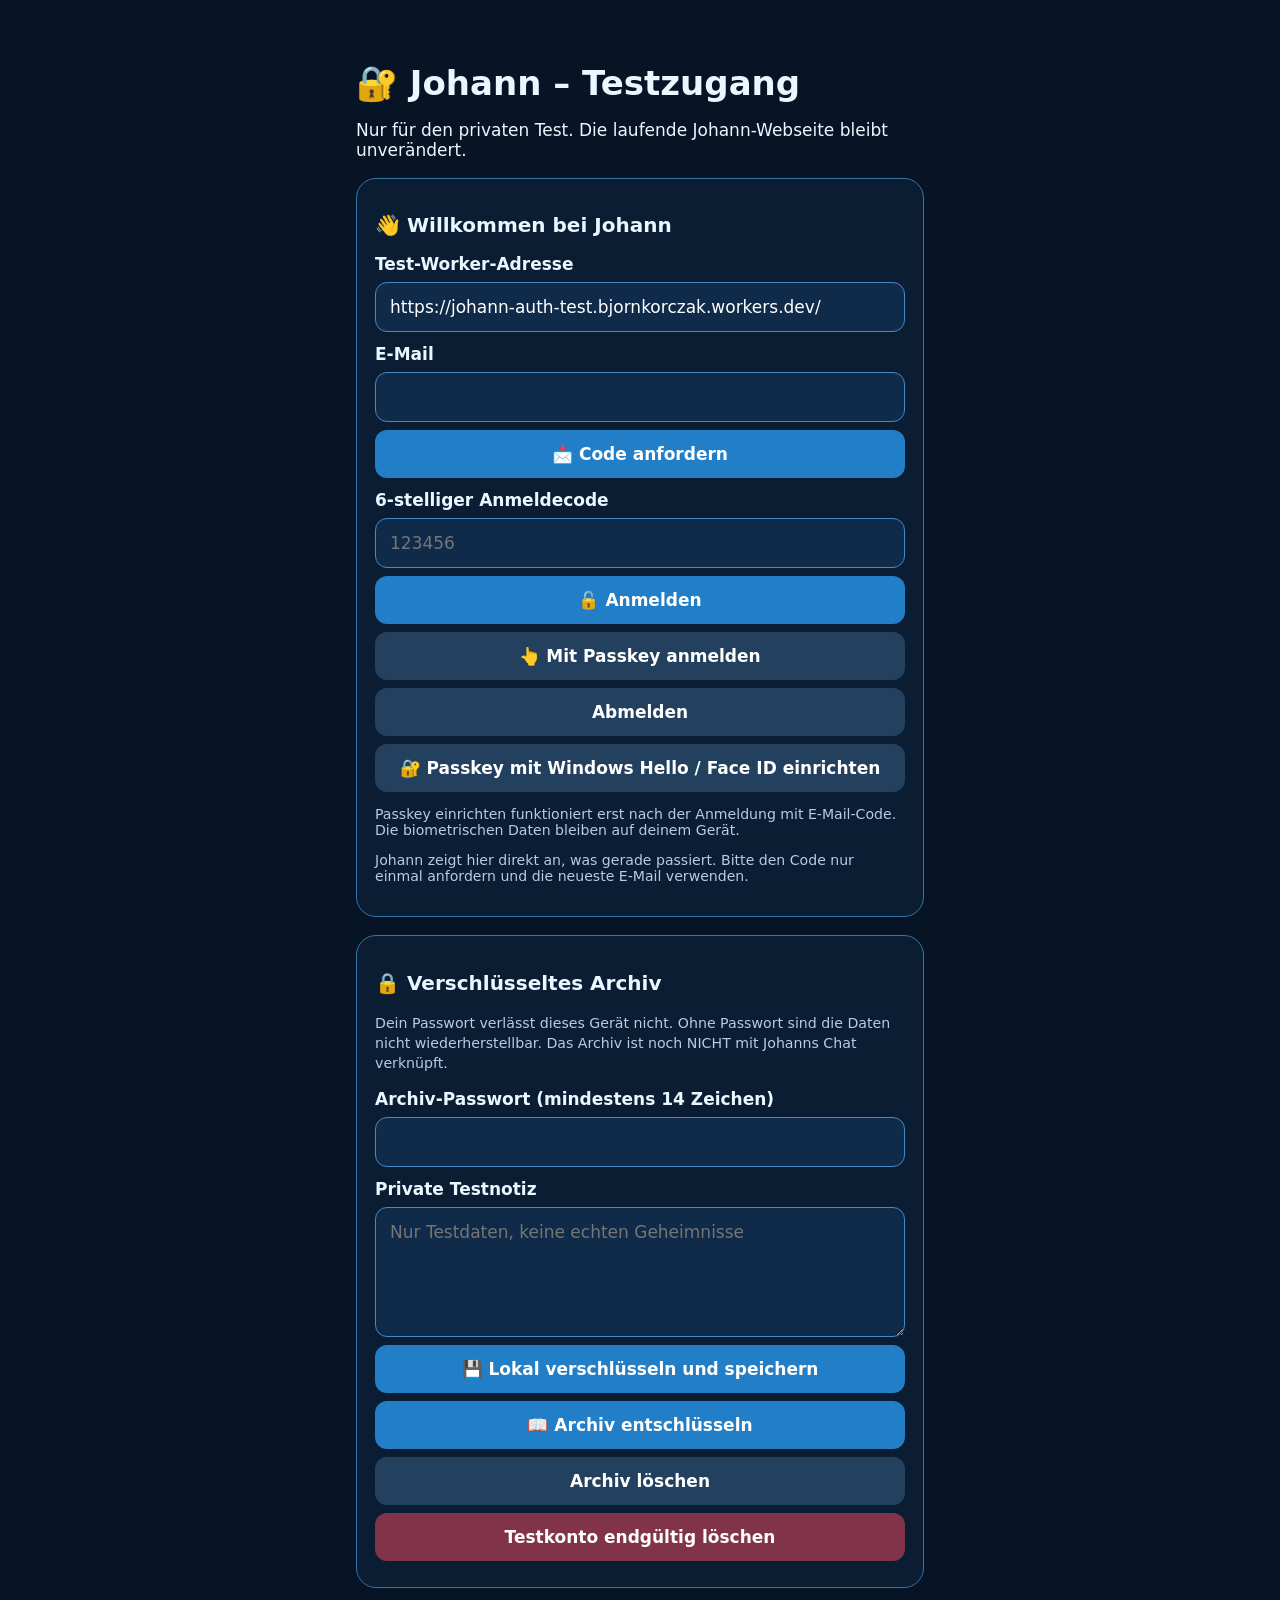
<file: Test/auth.html>
<!doctype html>
<html lang="de">
<head>
  <meta charset="utf-8">
  <meta name="viewport" content="width=device-width,initial-scale=1">
  <title>Johann – privater Testzugang</title>
  <style>
    :root { color-scheme: dark; }
    * { box-sizing: border-box; }
    body {
      background: #071426;
      color: #e9f7ff;
      font: 17px system-ui, sans-serif;
      max-width: 600px;
      margin: 24px auto;
      padding: 16px;
    }
    h1 { margin-bottom: 8px; }
    h2 { font-size: 1.25rem; }
    section {
      padding: 18px;
      border: 1px solid #3475a7;
      border-radius: 20px;
      margin: 18px 0;
      background: #0b1d33;
    }
    label {
      display: block;
      margin-top: 12px;
      font-weight: 600;
    }
    input, textarea, button {
      display: block;
      width: 100%;
      padding: 14px;
      margin: 8px 0;
      border-radius: 12px;
      font: inherit;
    }
    input, textarea {
      background: #102b49;
      color: white;
      border: 1px solid #448aca;
    }
    input:focus, textarea:focus {
      outline: 2px solid #5eb7ff;
      outline-offset: 2px;
    }
    button {
      background: #227ec6;
      color: white;
      border: 0;
      cursor: pointer;
      font-weight: 650;
      transition: background .15s;
    }
    button:hover:not(:disabled) {
      background: #3299e8;
    }
    button:disabled {
      opacity: .55;
      cursor: wait;
    }
    button:focus-visible {
      outline: 3px solid #fff;
      outline-offset: 3px;
    }
    button.secondary { background: #23415e; }
    button.danger { background: #813349; }
    small { color: #b4cde4; }
    .status {
      padding: 12px 14px;
      border-radius: 12px;
      margin-top: 12px;
      background: #122e4b;
      border: 1px solid #3475a7;
      white-space: pre-wrap;
      overflow-wrap: anywhere;
    }
    .status:empty { display: none; }
    .status.error {
      background: #411c29;
      border-color: #e56a81;
    }
    .status.success {
      background: #123b35;
      border-color: #54ba9d;
    }
    .status.pending {
      background: #26364d;
      border-color: #91add0;
    }
    .hint {
      font-size: .88rem;
      color: #b4cde4;
    }
  </style>
</head>
<body>
  <h1>🔐 Johann – Testzugang</h1>
  <p>Nur für den privaten Test. Die laufende Johann-Webseite bleibt unverändert.</p>
  <section>
    <h2>👋 Willkommen bei Johann</h2>
    <label for="url">Test-Worker-Adresse</label>
    <input
      id="url"
      type="url"
      spellcheck="false"
      autocomplete="url"
      value="https://johann-auth-test.bjornkorczak.workers.dev/"
    >
    <label for="email">E-Mail</label>
    <input id="email" type="email" autocomplete="email">
    <button id="request" type="button">📩 Code anfordern</button>
    <label for="code">6-stelliger Anmeldecode</label>
    <input
      id="code"
      type="text"
      inputmode="numeric"
      pattern="[0-9]{6}"
      maxlength="6"
      autocomplete="one-time-code"
      placeholder="123456"
    >
    <button id="verify" type="button">🔓 Anmelden</button>
    <button id="passkeyLogin" type="button" class="secondary">👆 Mit Passkey anmelden</button>
    <button id="logout" type="button" class="secondary">Abmelden</button>
    <button id="passkeyRegister" type="button" class="secondary">🔐 Passkey mit Windows Hello / Face ID einrichten</button>
    <p class="hint">Passkey einrichten funktioniert erst nach der Anmeldung mit E-Mail-Code. Die biometrischen Daten bleiben auf deinem Gerät.</p>
    <p id="authStatus" class="status" role="status" aria-live="polite"></p>
    <p class="hint">
      Johann zeigt hier direkt an, was gerade passiert.
      Bitte den Code nur einmal anfordern und die neueste E-Mail verwenden.
    </p>
  </section>
  <section>
    <h2>🔒 Verschlüsseltes Archiv</h2>
    <p>
      <small>
        Dein Passwort verlässt dieses Gerät nicht.
        Ohne Passwort sind die Daten nicht wiederherstellbar.
        Das Archiv ist noch NICHT mit Johanns Chat verknüpft.
      </small>
    </p>
    <label for="pass">Archiv-Passwort (mindestens 14 Zeichen)</label>
    <input id="pass" type="password" autocomplete="new-password">
    <label for="note">Private Testnotiz</label>
    <textarea
      id="note"
      rows="5"
      placeholder="Nur Testdaten, keine echten Geheimnisse"
    ></textarea>
    <button id="save" type="button">💾 Lokal verschlüsseln und speichern</button>
    <button id="load" type="button">📖 Archiv entschlüsseln</button>
    <button id="del" type="button" class="secondary">Archiv löschen</button>
    <button id="deleteAccount" type="button" class="danger">
      Testkonto endgültig löschen
    </button>
    <p id="vaultStatus" class="status" role="status" aria-live="polite"></p>
  </section>
<script>
"use strict";
const $ = id => document.getElementById(id);
const DEFAULT_URL =
  "https://johann-auth-test.bjornkorczak.workers.dev/";
let token = sessionStorage.getItem("johann-test-token") || "";
$("url").value =
  sessionStorage.getItem("johann-test-url") || DEFAULT_URL;
$("email").value =
  localStorage.getItem("johann-test-email") || "";
function showStatus(id, message, kind = "") {
  const el = $(id);
  el.textContent = message;
  el.className = "status" + (kind ? " " + kind : "");
}
function authStatus(message, kind = "") {
  showStatus("authStatus", message, kind);
}
function vaultStatus(message, kind = "") {
  showStatus("vaultStatus", message, kind);
}
function rememberEmail() {
  const email = $("email").value.trim();
  localStorage.setItem("johann-test-email", email);
  return email;
}
function getWorkerUrl() {
  const value = $("url").value.trim();
  let parsed;
  try {
    parsed = new URL(value);
  } catch {
    throw Error("Bitte eine gültige Test-Worker-Adresse eingeben.");
  }
  if (
    parsed.protocol !== "https:" ||
    !parsed.hostname.endsWith(".workers.dev") ||
    parsed.username ||
    parsed.password ||
    parsed.search ||
    parsed.hash ||
    parsed.pathname !== "/"
  ) {
    throw Error("Bitte eine gültige HTTPS-workers.dev-Adresse eingeben.");
  }
  // Diese Testseite darf nur unseren eigenen Auth-Worker ansprechen.
  if (parsed.origin !== new URL(DEFAULT_URL).origin) {
    throw Error("Bitte die Adresse unseres Johann-Test-Workers verwenden.");
  }
  sessionStorage.setItem("johann-test-url", parsed.href);
  return parsed.href;
}
async function call(action, body = {}) {
  const url = getWorkerUrl();
  const headers = {
    "Content-Type": "application/json"
  };
  if (token) {
    headers.Authorization = "Bearer " + token;
  }
  const response = await fetch(url, {
    method: "POST",
    headers,
    body: JSON.stringify({ action, ...body })
  });
  let result;
  try {
    result = await response.json();
  } catch {
    throw Error("Johann hat keine gültige Serverantwort geliefert.");
  }
  if (!response.ok) {
    throw Error(result.error || "Serverfehler " + response.status);
  }
  return result;
}
async function run(buttonId, statusId, task) {
  const button = $(buttonId);
  if (button.disabled) return;
  button.disabled = true;
  const originalText = button.textContent;
  button.textContent = "⏳ Johann arbeitet …";
  showStatus(statusId, "⏳ Einen Moment, Johann kümmert sich …", "pending");
  try {
    await task();
  } catch (error) {
    showStatus(
      statusId,
      "⚠️ " + (error.message || "Unbekannter Fehler."),
      "error"
    );
  } finally {
    button.disabled = false;
    button.textContent = originalText;
  }
}
$("request").onclick = () => run(
  "request",
  "authStatus",
  async () => {
    const email = rememberEmail();
    if (!email || !$("email").checkValidity()) {
      throw Error("Bitte eine gültige E-Mail-Adresse eingeben.");
    }
    const result = await call("auth_request", { email });
    authStatus(
      "📩 " + (result.message || "Anfrage verarbeitet.") +
      "\nPrüfe bitte dein E-Mail-Postfach.",
      "success"
    );
  }
);
$("verify").onclick = () => run(
  "verify",
  "authStatus",
  async () => {
    const email = rememberEmail();
    const code = $("code").value.trim();
    if (!email || !$("email").checkValidity()) {
      throw Error("Bitte zuerst deine E-Mail-Adresse eingeben.");
    }
    if (!/^[0-9]{6}$/.test(code)) {
      throw Error("Bitte den vollständigen sechsstelligen Code eingeben.");
    }
    const result = await call("auth_verify", { email, code });
    if (!result.token) {
      throw Error("Der Server hat kein Sitzungstoken zurückgegeben.");
    }
    token = result.token;
    sessionStorage.setItem("johann-test-token", token);
    $("code").value = "";
    authStatus(
      "✅ Angemeldet als " + result.email + " (24 Stunden).",
      "success"
    );
  }
);
$("logout").onclick = () => run(
  "logout",
  "authStatus",
  async () => {
    if (!token) {
      authStatus("Du bist derzeit nicht angemeldet.");
      return;
    }
    await call("auth_logout");
    token = "";
    sessionStorage.removeItem("johann-test-token");
    authStatus("👋 Erfolgreich abgemeldet.", "success");
  }
);
// Verschlüsseltes Testarchiv
const b64 = bytes =>
  btoa(String.fromCharCode(...bytes));
const un64 = value =>
  Uint8Array.from(atob(value), char => char.charCodeAt(0));
async function key(password, salt) {
  const base = await crypto.subtle.importKey(
    "raw",
    new TextEncoder().encode(password),
    "PBKDF2",
    false,
    ["deriveKey"]
  );
  return crypto.subtle.deriveKey(
    {
      name: "PBKDF2",
      salt,
      iterations: 310000,
      hash: "SHA-256"
    },
    base,
    {
      name: "AES-GCM",
      length: 256
    },
    false,
    ["encrypt", "decrypt"]
  );
}
$("save").onclick = () => run(
  "save",
  "vaultStatus",
  async () => {
    const password = $("pass").value;
    if (password.length < 14) {
      throw Error("Das Archiv-Passwort braucht mindestens 14 Zeichen.");
    }
    const salt = crypto.getRandomValues(new Uint8Array(16));
    const iv = crypto.getRandomValues(new Uint8Array(12));
    const cryptoKey = await key(password, salt);
    const data = new TextEncoder().encode(
      JSON.stringify({ note: $("note").value })
    );
    const ciphertext = new Uint8Array(
      await crypto.subtle.encrypt(
        { name: "AES-GCM", iv },
        cryptoKey,
        data
      )
    );
    await call("vault_put", {
      salt: b64(salt),
      iv: b64(iv),
      ciphertext: b64(ciphertext)
    });
    vaultStatus(
      "✅ Verschlüsseltes Archiv gespeichert. " +
      "Der Server erhält nur Geheimtext.",
      "success"
    );
  }
);
$("load").onclick = () => run(
  "load",
  "vaultStatus",
  async () => {
    const { vault } = await call("vault_get");
    if (!vault) {
      vaultStatus("Noch kein Archiv vorhanden.");
      return;
    }
    try {
      const cryptoKey = await key(
        $("pass").value,
        un64(vault.salt)
      );
      const plaintext = await crypto.subtle.decrypt(
        {
          name: "AES-GCM",
          iv: un64(vault.iv)
        },
        cryptoKey,
        un64(vault.ciphertext)
      );
      $("note").value = JSON.parse(
        new TextDecoder().decode(plaintext)
      ).note;
      vaultStatus("✅ Archiv entschlüsselt.", "success");
    } catch {
      throw Error(
        "Entschlüsselung fehlgeschlagen. " +
        "Bitte Archiv-Passwort prüfen."
      );
    }
  }
);
$("del").onclick = () => run(
  "del",
  "vaultStatus",
  async () => {
    if (!confirm("Verschlüsseltes Archiv wirklich löschen?")) return;
    await call("vault_delete");
    $("note").value = "";
    vaultStatus("✅ Archiv gelöscht.", "success");
  }
);
$("deleteAccount").onclick = () => run(
  "deleteAccount",
  "vaultStatus",
  async () => {
    if (!confirm("Testkonto UND Archiv endgültig löschen?")) return;
    await call("auth_delete");
    token = "";
    sessionStorage.removeItem("johann-test-token");
    $("note").value = "";
    $("pass").value = "";
    authStatus("Testkonto gelöscht.");
    vaultStatus("✅ Testkonto und Archiv gelöscht.", "success");
  }
);
// Enter im Codefeld löst die Anmeldung aus.
$("code").addEventListener("keydown", event => {
  if (event.key === "Enter") {
    event.preventDefault();
    $("verify").click();
  }
});
if (token) {
  authStatus(
    "ℹ️ Auf diesem Gerät ist noch eine Testsitzung gespeichert. " +
    "Du kannst dich abmelden oder das Archiv verwenden."
  );
}

// Passkeys: WebAuthn direkt über die Browser-API, ohne externes Skript.
const passkeyBytes = value => {
  if (typeof value !== "string") throw Error("Ungültige Passkey-Daten.");
  const base64 = value.replace(/-/g, "+").replace(/_/g, "/");
  const binary = atob(base64 + "=".repeat((4 - base64.length % 4) % 4));
  return Uint8Array.from(binary, char => char.charCodeAt(0));
};
const passkeyBase64 = buffer => {
  const bytes = new Uint8Array(buffer);
  let result = "";
  for (const byte of bytes) result += String.fromCharCode(byte);
  return btoa(result).replace(/\+/g, "-").replace(/\//g, "_").replace(/=+$/, "");
};
function passkeyAvailable() {
  if (!window.PublicKeyCredential || !navigator.credentials) {
    throw Error("Dieser Browser unterstützt keine Passkeys.");
  }
}
function registrationPublicKey(options) {
  return {
    ...options,
    challenge: passkeyBytes(options.challenge),
    user: { ...options.user, id: passkeyBytes(options.user.id) },
    excludeCredentials: (options.excludeCredentials || []).map(item => ({
      ...item, id: passkeyBytes(item.id)
    }))
  };
}
function authenticationPublicKey(options) {
  return {
    ...options,
    challenge: passkeyBytes(options.challenge),
    allowCredentials: (options.allowCredentials || []).map(item => ({
      ...item, id: passkeyBytes(item.id)
    }))
  };
}
function credentialJSON(credential) {
  const response = credential.response;
  const base = {
    id: credential.id,
    rawId: passkeyBase64(credential.rawId),
    type: credential.type,
    clientExtensionResults: credential.getClientExtensionResults(),
    authenticatorAttachment: credential.authenticatorAttachment || undefined
  };
  if (response instanceof AuthenticatorAttestationResponse) {
    base.response = {
      clientDataJSON: passkeyBase64(response.clientDataJSON),
      attestationObject: passkeyBase64(response.attestationObject),
      transports: response.getTransports ? response.getTransports() : []
    };
  } else {
    base.response = {
      clientDataJSON: passkeyBase64(response.clientDataJSON),
      authenticatorData: passkeyBase64(response.authenticatorData),
      signature: passkeyBase64(response.signature),
      userHandle: response.userHandle ? passkeyBase64(response.userHandle) : null
    };
  }
  return base;
}
$("passkeyRegister").onclick = () => run(
  "passkeyRegister", "authStatus", async () => {
    passkeyAvailable();
    if (!token) throw Error("Bitte zuerst mit deinem E-Mail-Code anmelden.");
    const { challengeId, options } = await call("passkey_register_start");
    const credential = await navigator.credentials.create({
      publicKey: registrationPublicKey(options)
    });
    if (!credential) throw Error("Passkey-Einrichtung abgebrochen.");
    const deviceName = /iPhone|iPad/i.test(navigator.userAgent)
      ? "Apple Passkey" : "Windows Hello / Passkey";
    await call("passkey_register_finish", {
      challengeId, response: credentialJSON(credential), deviceName
    });
    authStatus("✅ Passkey gespeichert! Du kannst dich künftig mit Passkey anmelden.", "success");
  }
);
$("passkeyLogin").onclick = () => run(
  "passkeyLogin", "authStatus", async () => {
    passkeyAvailable();
    const email = rememberEmail();
    if (!email || !$("email").checkValidity()) {
      throw Error("Bitte zuerst deine E-Mail-Adresse eingeben.");
    }
    const { challengeId, options } = await call("passkey_login_start", { email });
    const credential = await navigator.credentials.get({
      publicKey: authenticationPublicKey(options)
    });
    if (!credential) throw Error("Passkey-Anmeldung abgebrochen.");
    const result = await call("passkey_login_finish", {
      challengeId, response: credentialJSON(credential)
    });
    if (!result.token) throw Error("Der Server hat kein Sitzungstoken zurückgegeben.");
    token = result.token;
    sessionStorage.setItem("johann-test-token", token);
    $("code").value = "";
    authStatus("✅ Mit Passkey angemeldet als " + result.email + " (24 Stunden).", "success");
  }
);

</script>
</body>
</html>
</file>
